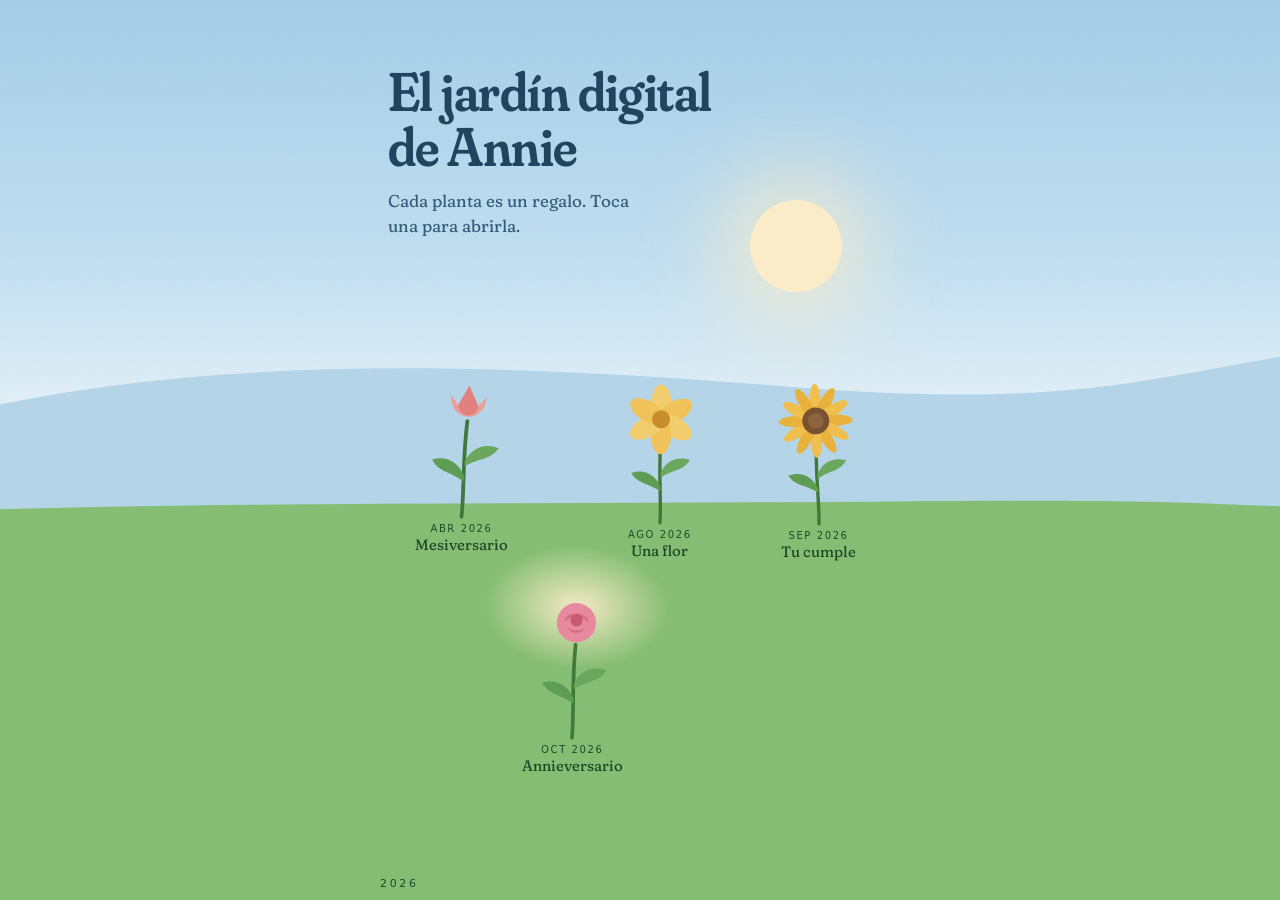
<file: index.html>
<!doctype html>
<html lang="es">
<head>
<meta charset="utf-8">
<meta name="viewport" content="width=device-width, initial-scale=1, viewport-fit=cover">
<title>El jardín digital de Annie</title>

<!-- El preview del enlace habla del jardín, nunca de un regalo concreto:
     cada regalo nuevo se manda con su propio enlace y su sorpresa intacta. -->
<meta name="description" content="Todos tus regalos, en un solo lugar.">
<meta property="og:type" content="website">
<meta property="og:title" content="El jardín digital de Annie">
<meta property="og:description" content="Todos tus regalos, en un solo lugar.">
<meta property="og:url" content="https://juandi9585.github.io/annie/">
<meta name="theme-color" content="#a6cfe9">

<link rel="icon" href="assets/icon.svg" type="image/svg+xml">
<link rel="preload" href="assets/fonts/fraunces-display.woff2" as="font" type="font/woff2" crossorigin>
<link rel="preload" href="assets/fonts/fraunces-texto.woff2" as="font" type="font/woff2" crossorigin>
<link rel="stylesheet" href="jardin.css">
</head>
<body>

<main class="pagina">

  <header class="cabecera">
    <h1>El jardín digital de Annie</h1>
    <p>Cada planta es un regalo. Toca una para abrirla.</p>
  </header>

  <div class="sol" aria-hidden="true"></div>

  <!-- Aquí crece el jardín: lo dibuja jardin.js a partir de la lista de
       abajo, una franja de césped por año, el más nuevo delante. -->
  <div class="loma" id="loma"></div>

</main>

<!-- La polaroid que sube al tocar una planta. -->
<dialog class="polaroid" id="polaroid" aria-labelledby="polaroidNombre">
  <form method="dialog" class="polaroid__cerrar">
    <button type="submit" aria-label="Volver al jardín"></button>
  </form>
  <img class="polaroid__foto" id="polaroidFoto" alt="" hidden>
  <p class="polaroid__fecha" id="polaroidFecha"></p>
  <h2 class="polaroid__nombre" id="polaroidNombre"></h2>
  <p class="polaroid__frase" id="polaroidFrase" hidden></p>
  <a class="polaroid__abrir" id="polaroidAbrir" href="#">Abrir el regalo</a>
</dialog>

<!-- ════════════════════════════════════════════════════════════════════════
     LOS REGALOS.  Lo único que hay que tocar para sembrar uno nuevo.

     Copia una de las entradas, pon una coma entre entradas, y rellena:

       fecha     "AAAA-MM-DD". Decide en qué año (franja) crece y su orden.
       nombre    Lo que se lee bajo la planta y en la polaroid.
       enlace    Adónde lleva "Abrir el regalo". Una carpeta de este sitio
                 ("aniversario/") o una web de fuera ("https://...").
       recuerdo  (sólo si el enlace es de fuera) la carpeta de este sitio con
                 la copia que no depende de nadie. El jardín la ofrece si la
                 web de fuera algún día deja de existir.
       especie   tulipan · flor · girasol · lavanda · margarita · rosa ·
                 campanilla. Cuál le toca a cada regalo lo eliges tú.
       foto      (opcional) la foto de la polaroid, relativa a esta carpeta.
       frase     (opcional) una línea bajo el nombre, en la polaroid.

     La planta más nueva brilla sola: no hay que marcarla. La posición de
     cada planta sale de su fecha y su nombre, así que no cambia entre
     visitas ni al añadir otras.
     ════════════════════════════════════════════════════════════════════ -->
<script type="application/json" id="regalos">
[
  {
    "fecha": "2026-04-18",
    "nombre": "Mesiversario",
    "enlace": "mesiversario/",
    "especie": "tulipan",
    "foto": "assets/portada/mesiversario.webp",
    "frase": "¿Quieres saber cuánto te amo?"
  },
  {
    "fecha": "2026-08-18",
    "nombre": "Una flor",
    "enlace": "flor/",
    "especie": "flor",
    "foto": "assets/fotos/03-ramo.webp",
    "frase": "¡Felices 10 meses, Annie!"
  },
  {
    "fecha": "2026-09-22",
    "nombre": "Tu cumple",
    "enlace": "cumple/recuerdo/",
    "especie": "girasol",
    "foto": "assets/portada/cumple.webp",
    "frase": "¡Feliz cumpleaños, Annie!"
  },
  {
    "fecha": "2026-10-18",
    "nombre": "Annieversario",
    "enlace": "annieversario/",
    "especie": "rosa",
    "foto": "assets/portada/annieversario.webp",
    "frase": "Together in every universe"
  }
]
</script>
<!-- ═══════════════════════════ fin de los regalos ═══════════════════════ -->

<div class="grano" aria-hidden="true"></div>

<script src="jardin.js"></script>
</body>
</html>
</file>
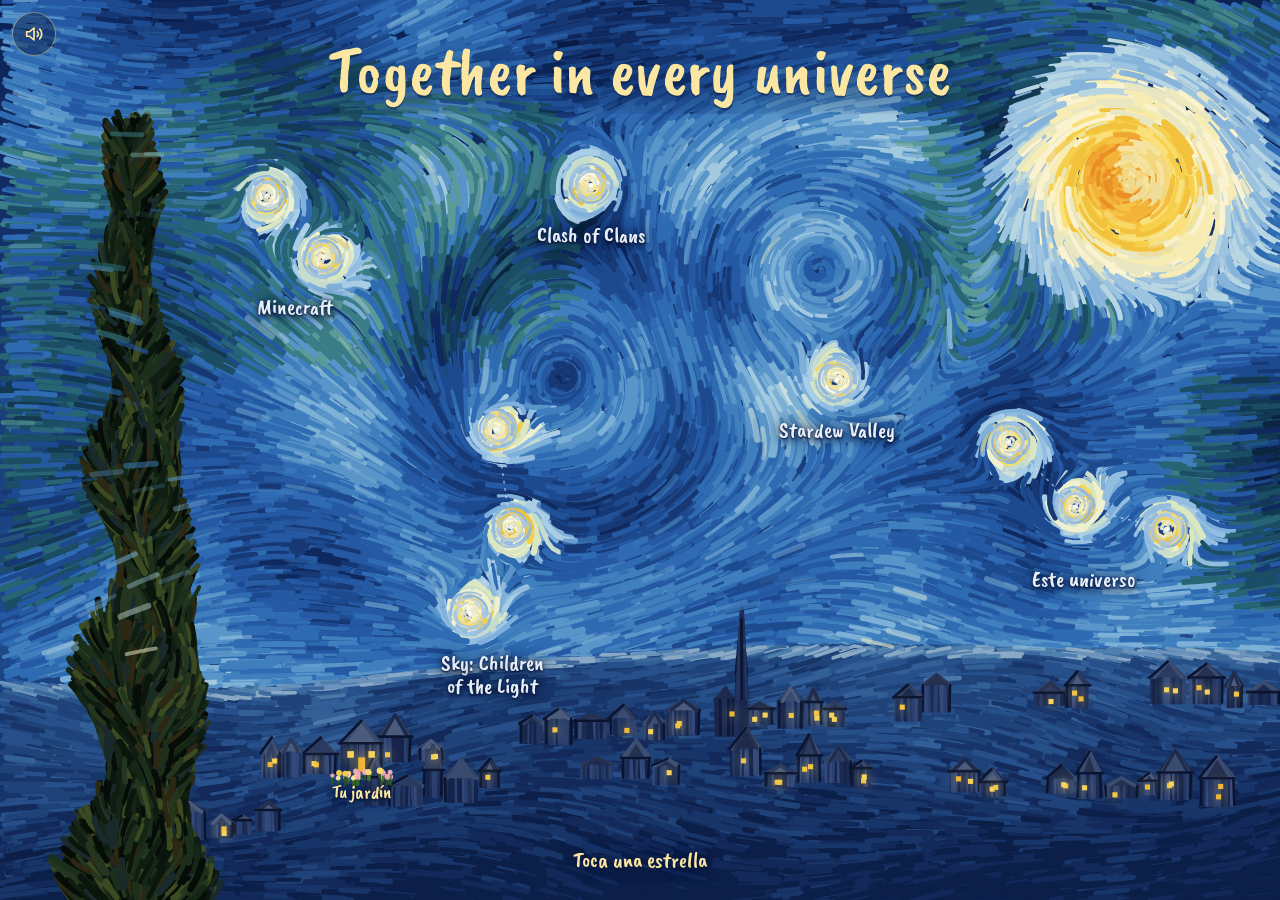
<file: annieversario/index.html>
<!doctype html>
<html lang="es">
<head>
<meta charset="utf-8">
<meta name="viewport" content="width=device-width, initial-scale=1, viewport-fit=cover">
<title>Together in every universe</title>

<!-- El preview del enlace (WhatsApp, el QR) no cuenta nada del regalo. -->
<meta name="description" content="Para Annie.">
<meta property="og:type" content="website">
<meta property="og:title" content="Together in every universe">
<meta property="og:description" content="Para Annie.">
<meta property="og:url" content="https://juandi9585.github.io/annie/annieversario/">
<meta name="theme-color" content="#0c1f4d">

<link rel="icon" href="../assets/icon.svg" type="image/svg+xml">
<link rel="preload" href="fonts/caveat-brush.woff2" as="font" type="font/woff2" crossorigin>
<link rel="stylesheet" href="../assets/puerta.css">
<!-- ?v=: súbelo al cambiar estilo.css, sonido.js o app.js, para que ningún
     teléfono mezcle archivos nuevos con otros viejos de su caché. -->
<link rel="stylesheet" href="estilo.css?v=7">
</head>
<body>

<!-- El cuadro: lo pinta app.js, pincelada a pincelada. -->
<canvas class="cuadro" id="cuadro" aria-hidden="true"></canvas>

<main class="cielo" id="cielo">
  <h1 class="titulo" id="titulo">Together in every universe</h1>

  <!-- Las constelaciones: una estrella por foto, una constelación por universo. -->
  <svg class="trazos" id="trazos" aria-hidden="true"></svg>
  <div class="estrellas" id="estrellas"></div>

  <button class="luna" id="luna" type="button" aria-label="La luna" aria-disabled="true"></button>

  <!-- La casa del pueblo con flores en la puerta: la vuelta al jardín. -->
  <a class="jardin" id="jardin" href="../"><span>Tu jardín</span></a>

  <p class="pista" id="pista" aria-live="polite">Toca una estrella</p>
</main>

<!-- Un universo abierto. Su aspecto cambia según el juego (data-universo). -->
<div class="universo" id="universo" role="dialog" aria-modal="true" aria-labelledby="universoNombre" hidden>
  <div class="universo__fondo" aria-hidden="true"></div>
  <div class="universo__marco">
    <p class="universo__nombre" id="universoNombre"></p>
    <div class="universo__ventana" id="universoVentana">
      <img class="universo__foto" id="universoFoto" alt="">
    </div>
    <div class="universo__pie">
      <button class="universo__paso" id="universoAntes" type="button" aria-label="Foto anterior"><span aria-hidden="true"></span></button>
      <p class="universo__cuenta" id="universoCuenta"></p>
      <button class="universo__paso universo__paso--sig" id="universoDespues" type="button" aria-label="Foto siguiente"><span aria-hidden="true"></span></button>
    </div>
    <button class="universo__salir" id="universoSalir" type="button"><span>Volver al cielo</span></button>
  </div>
</div>

<!-- El cierre: el cielo se abre y estáis dentro del cuadro. -->
<section class="final" id="final" hidden aria-labelledby="finalTitulo">
  <img class="final__foto" id="finalFoto" alt="Los dos, dentro de La noche estrellada">
  <div class="final__texto">
    <h2 class="final__titulo" id="finalTitulo">Feliz Annieversario</h2>
    <div class="final__fin">
      <button class="final__volver" id="finalVolver" type="button">Volver a las estrellas</button>
      <a class="puerta" href="../">
        <span class="puerta__brote" aria-hidden="true"><svg viewBox="0 0 40 40"><path d="M20 38V22"/><path class="puerta__hoja" d="M20 30c-6-1-9-4-10-8 5 0 9 2 10 6z"/><path class="puerta__flor" d="M13 12c0 9 14 9 14 0l-3 4-4-8-4 8z"/></svg></span>
        <span class="puerta__texto"><strong>Ver todo tu jardín</strong><span>Todos tus regalos, en un solo lugar</span></span>
        <span class="puerta__flecha" aria-hidden="true"></span>
      </a>
    </div>
  </div>
</section>

<!-- El sonido: suena con el primer toque; este botón lo silencia. -->
<button class="sonido" id="sonido" type="button" aria-pressed="true" aria-label="Silenciar el sonido">
  <svg viewBox="0 0 24 24" aria-hidden="true"><path d="M4 9.5h3.2L12 5.5v13l-4.8-4H4z"/><path class="sonido__ondas" d="M15.5 9.2a4 4 0 0 1 0 5.6M18.2 6.6a7.6 7.6 0 0 1 0 10.8"/><path class="sonido__tachado" d="M16 9.5l5 5M21 9.5l-5 5"/></svg>
</button>

<!-- Telón de las transiciones entre universos (bloques, nubes, fundido). -->
<div class="telon" id="telon" aria-hidden="true"></div>

<!-- ════════════════════════════════════════════════════════════════════════
     LOS UNIVERSOS.  Lo único que hay que tocar.

     Cada universo es una constelación; cada foto, una estrella.
       id       minecraft · clash · stardew · sky · juntos
                (decide el aspecto al abrirlo; uno desconocido se queda en
                La noche estrellada, como sky y juntos)
       nombre   lo que se lee junto a la constelación y al abrirla
       fotos    archivos de fotos/, en el orden en que se ven

     cierre     la foto del final, la que aparece al tocar la luna.

     Para fotos nuevas: déjalas en code/annie/aniversario/imagenes/ y corre
     python tools/fotos-annieversario.py  (dice el nombre de cada salida).
     ════════════════════════════════════════════════════════════════════ -->
<script type="application/json" id="universos">
{
  "universos": [
    { "id": "minecraft", "nombre": "Minecraft",      "fotos": ["minecraft-1.webp", "minecraft-2.webp"] },
    { "id": "clash",     "nombre": "Clash of Clans", "fotos": ["clash-1.webp"] },
    { "id": "stardew",   "nombre": "Stardew Valley", "fotos": ["stardew-1.webp"] },
    { "id": "sky",       "nombre": "Sky: Children of the Light", "fotos": ["sky-1.webp", "sky-3.webp", "sky-4.webp"] },
    { "id": "juntos",    "nombre": "Este universo",  "fotos": ["juntos-1.webp", "juntos-2.webp", "juntos-3.webp"] }
  ],
  "cierre": "sky-2.webp"
}
</script>
<!-- ═══════════════════════════ fin de los universos ════════════════════ -->

<script src="sonido.js?v=7"></script>
<script src="app.js?v=7"></script>
</body>
</html>
</file>
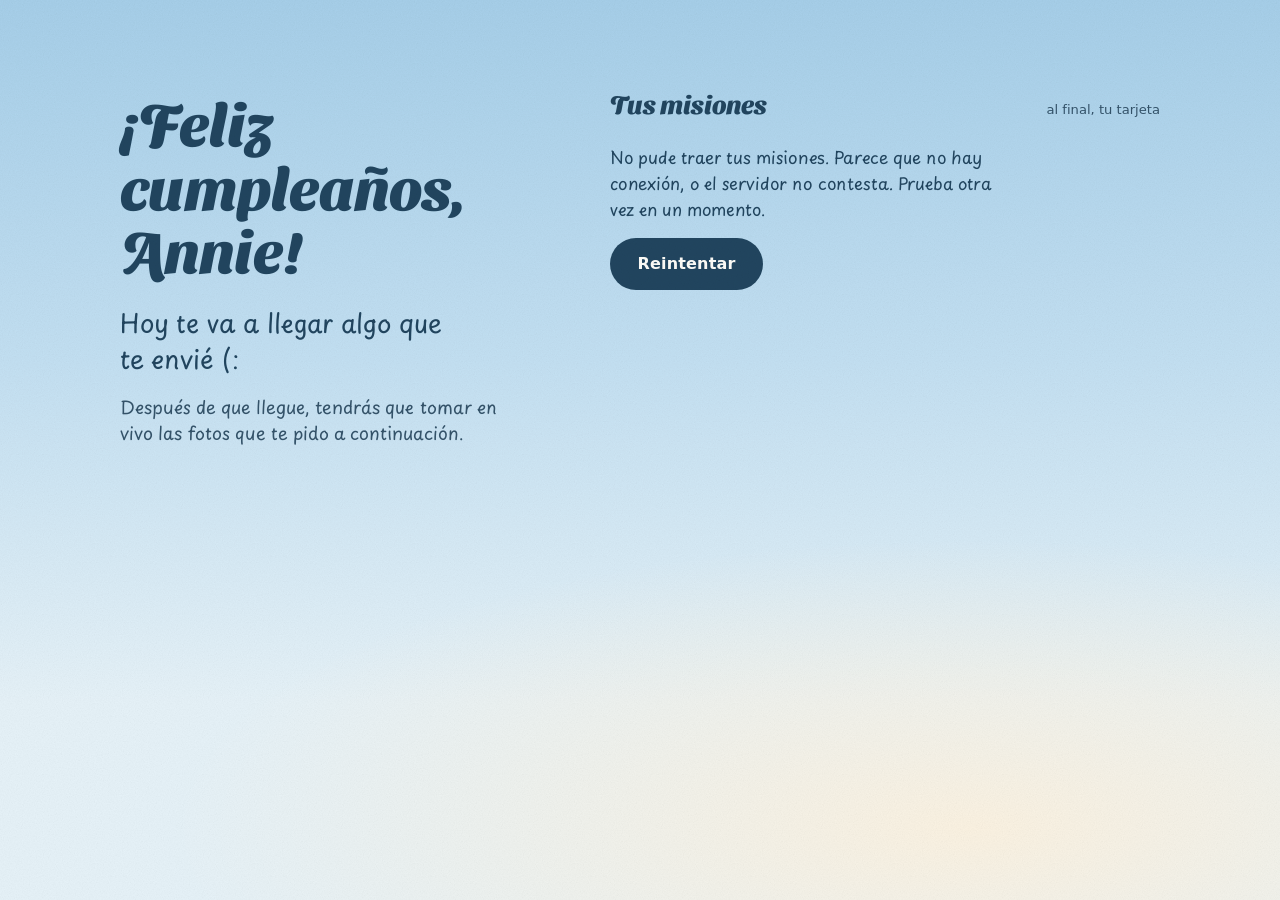
<file: cumple/index.html>
<!doctype html>
<html lang="es">
<head>
<meta charset="utf-8">
<meta name="viewport" content="width=device-width, initial-scale=1, viewport-fit=cover">
<title>Para Annie</title>

<!-- Como en la flor: el preview del enlace no cuenta nada. -->
<meta name="description" content="hoy es tu día.">
<meta property="og:type" content="website">
<meta property="og:title" content="Para Annie">
<meta property="og:description" content="hoy es tu día.">
<meta property="og:url" content="https://juandi9585.github.io/annie/cumple/">
<meta name="theme-color" content="#a6cfe9">

<link rel="icon" href="icon.svg" type="image/svg+xml">
<link rel="preload" href="fonts/sansita-swashed-800.woff2" as="font" type="font/woff2" crossorigin>
<link rel="preload" href="fonts/playpen-sans-400.woff2" as="font" type="font/woff2" crossorigin>
<!-- ?v= se sube en cada cambio de CSS o JS: Pages cachea 10 min y un app.js nuevo con un styles.css viejo se rompe. -->
<link rel="stylesheet" href="styles.css?v=10">
</head>
<body>

<div class="cielo" aria-hidden="true"></div>

<main class="portada" id="portada">

  <header class="saludo">

  <!-- ══════════════════════════════════════════════════════════════════════
       EL MENSAJE.  Es lo único de este archivo que hace falta tocar.

       · titulo     — el grito. Dos líneas como mucho.
       · carta      — el aviso, en tu voz y en grande. Una frase.
       · indicacion — lo que tiene que hacer, más pequeño. Una frase.
       · &nbsp;     — espacio que no se parte: el de antes de la carita
                      evita que la carita «(:» se quede sola en otra
                      línea. (Era «c:», pero en Playpen la c se leía
                      como una letra suelta, no como una sonrisa.)

       Las misiones NO van aquí: sus títulos e instrucciones vienen del
       backend, así que se cambian allí.
       ═══════════════════════════════════════════════════════════════════ -->

    <h1 class="titulo">¡Feliz cumpleaños, Annie!</h1>

    <p class="carta">Hoy te va a llegar algo que te envié&nbsp;(:</p>

    <p class="indicacion">Después de que llegue, tendrás que tomar en vivo las fotos que te pido a continuación.</p>

  <!-- ═══════════════════════════ fin del mensaje ══════════════════════ -->

  </header>

  <section class="misiones" aria-labelledby="misionesTitulo">
    <div class="misiones__cabecera">
      <h2 class="misiones__titulo" id="misionesTitulo">Tus misiones</h2>
      <!-- El contador lo escribe app.js; la promesa de debajo es tuya. -->
      <p class="misiones__meta">
        <span class="misiones__cuenta" id="cuenta"></span>
        <span class="misiones__promesa" id="promesa">al final, tu tarjeta</span>
        <button class="misiones__ver" id="verTarjeta" type="button" hidden>ver tu tarjeta</button>
      </p>
    </div>

    <div class="aviso" id="aviso" role="alert" hidden>
      <p class="aviso__texto" id="avisoTexto"></p>
      <button class="boton" id="avisoReintentar" type="button">Reintentar</button>
    </div>

    <!-- Lo rellena app.js con lo que devuelva el backend. -->
    <ol class="tablero" id="tablero" aria-busy="true"></ol>
  </section>

</main>


<!-- La cámara. Sólo getUserMedia: aquí no hay ningún <input type="file">, a
     propósito, para que no se pueda elegir una foto de la galería. -->
<section class="camara" id="camara" aria-label="Cámara" hidden>
  <div class="camara__arriba">
    <p class="camara__titulo" id="camTitulo"></p>
    <p class="camara__instruccion" id="camInstruccion"></p>
  </div>

  <!-- El visor es el hueco cuadrado de una polaroid, como todas las fotos de
       la página: lo que se ve aquí es exactamente lo que se manda. -->
  <div class="camara__centro">
    <div class="camara__marco">
      <div class="camara__visor">
        <video class="camara__video" id="video" playsinline muted autoplay></video>
        <img class="camara__captura" id="captura" alt="La foto que acabas de hacer" hidden>
        <!-- Guía del medio corazón: sólo se dibuja encima, nunca sale en la foto. -->
        <div class="guia" id="guia" aria-hidden="true" hidden>
          <svg viewBox="-6 -6 112 184"><path d="M100 38 C 96 12, 62 0, 36 8 C 8 17, -2 55, 16 86 C 34 117, 76 142, 100 168"/></svg>
          <span class="guia__texto">tu mano aquí</span>
        </div>
        <div class="camara__flash" id="flash" aria-hidden="true"></div>
      </div>
    </div>
  </div>

  <div class="camara__abajo" id="controlesVivo">
    <button class="redondo" id="camVolver" type="button">
      <svg viewBox="0 0 24 24" aria-hidden="true"><path d="M15 5l-7 7 7 7"/></svg>
      <span class="visually-hidden">Volver</span>
    </button>
    <button class="disparador" id="disparar" type="button">
      <span class="visually-hidden">Hacer la foto</span>
    </button>
    <button class="redondo" id="voltear" type="button">
      <svg viewBox="0 0 24 24" aria-hidden="true"><path d="M4 12a8 8 0 0 1 13.7-5.6M20 12a8 8 0 0 1-13.7 5.6"/><path d="M18 3v3.6h-3.6M6 21v-3.6h3.6"/></svg>
      <span class="visually-hidden">Cambiar de cámara</span>
    </button>
  </div>

  <div class="camara__abajo camara__abajo--foto" id="controlesFoto" hidden>
    <button class="boton boton--claro" id="repetir" type="button">Repetir</button>
    <button class="boton boton--papel" id="enviar" type="button">Enviar</button>
  </div>

  <div class="camara__error" id="camError" role="alert" hidden>
    <p class="camara__error-titulo" id="camErrorTitulo"></p>
    <div class="camara__error-texto" id="camErrorTexto"></div>
    <div class="camara__error-acciones">
      <button class="boton" id="camReintentar" type="button">Reintentar</button>
      <button class="boton boton--suave" id="camErrorVolver" type="button">Volver</button>
    </div>
  </div>
</section>


<!-- La revisión y el resultado son la misma polaroid: primero se revela
     mientras el backend decide, luego lleva el comentario escrito al pie. -->
<section class="revelado" id="revelado" aria-label="Tu foto" tabindex="-1" hidden>
  <figure class="polaroid polaroid--grande" id="revPolaroid">
    <span class="polaroid__cinta" aria-hidden="true"></span>
    <div class="polaroid__hueco">
      <img id="revFoto" alt="La foto que acabas de mandar">
      <div class="polaroid__velo" id="revVelo" aria-hidden="true"></div>
    </div>
    <figcaption class="polaroid__pie">
      <span class="polaroid__titulo" id="revTitulo"></span>
      <span class="polaroid__comentario" id="revComentario" aria-live="polite"></span>
    </figcaption>
  </figure>
  <p class="revelado__linea" id="revLinea" role="status"></p>
  <div class="revelado__acciones" id="revAcciones" hidden>
    <button class="boton" id="revPrincipal" type="button"></button>
    <button class="boton boton--suave" id="revSecundario" type="button"></button>
  </div>
</section>


<!-- La tarjeta final. El título, el mensaje y la foto de los dos vienen del
     backend; las polaroids de alrededor son las que ella ha hecho hoy. -->
<section class="tarjeta" id="tarjeta" aria-labelledby="tarjetaTitulo" tabindex="-1" hidden>
  <h1 class="tarjeta__titulo" id="tarjetaTitulo"></h1>
  <div class="collage" id="collage">
    <span class="collage__sol" aria-hidden="true"></span>
    <figure class="polaroid polaroid--centro">
      <div class="polaroid__hueco"><img id="tarjetaFoto" alt="Juan y Annie juntos"></div>
    </figure>
  </div>
  <div class="tarjeta__mensaje" id="tarjetaMensaje"></div>

  <!-- El corazón partido: la mitad de ella (su misión del corazón) y la de
       Juan, que se juntan. Sólo aparece si el backend manda final.mitad. -->
  <figure class="corazon" id="corazon" aria-label="Un corazón entre los dos: tu mitad desde España y la de Juan desde Venezuela" hidden>
    <div class="polaroid corazon__mitad corazon__mitad--ella">
      <div class="polaroid__hueco"><img id="mitadElla" alt="Tu mitad del corazón"></div>
      <span class="corazon__lugar">España</span>
    </div>
    <div class="polaroid corazon__mitad corazon__mitad--juan">
      <div class="polaroid__hueco"><img id="mitadJuan" alt="La otra mitad, la de Juan"></div>
      <span class="corazon__lugar">Venezuela</span>
    </div>
  </figure>
  <button class="boton boton--miel" id="guardar" type="button">Guardar tarjeta</button>
  <button class="tarjeta__volver" id="verFotos" type="button">Ver mis fotos</button>
  <p class="tarjeta__nota" id="guardarNota" role="status"></p>
</section>

<!-- Plan B de «Guardar tarjeta» cuando el navegador no sabe compartir archivos. -->
<div class="guardado" id="guardado" role="dialog" aria-modal="true" aria-labelledby="guardadoTexto" hidden>
  <img class="guardado__img" id="guardadoImg" alt="Tu tarjeta de cumpleaños">
  <p class="guardado__texto" id="guardadoTexto">Mantén presionada la imagen para guardarla.</p>
  <button class="boton boton--papel" id="guardadoCerrar" type="button">Cerrar</button>
</div>

<!-- Sólo con ?prueba. Va fuera de la portada para estar también bajo la tarjeta. -->
<button class="reiniciar" id="reiniciar" type="button" hidden>reiniciar prueba</button>

<div class="grano" aria-hidden="true"></div>

<script src="app.js?v=10"></script>
</body>
</html>
</file>
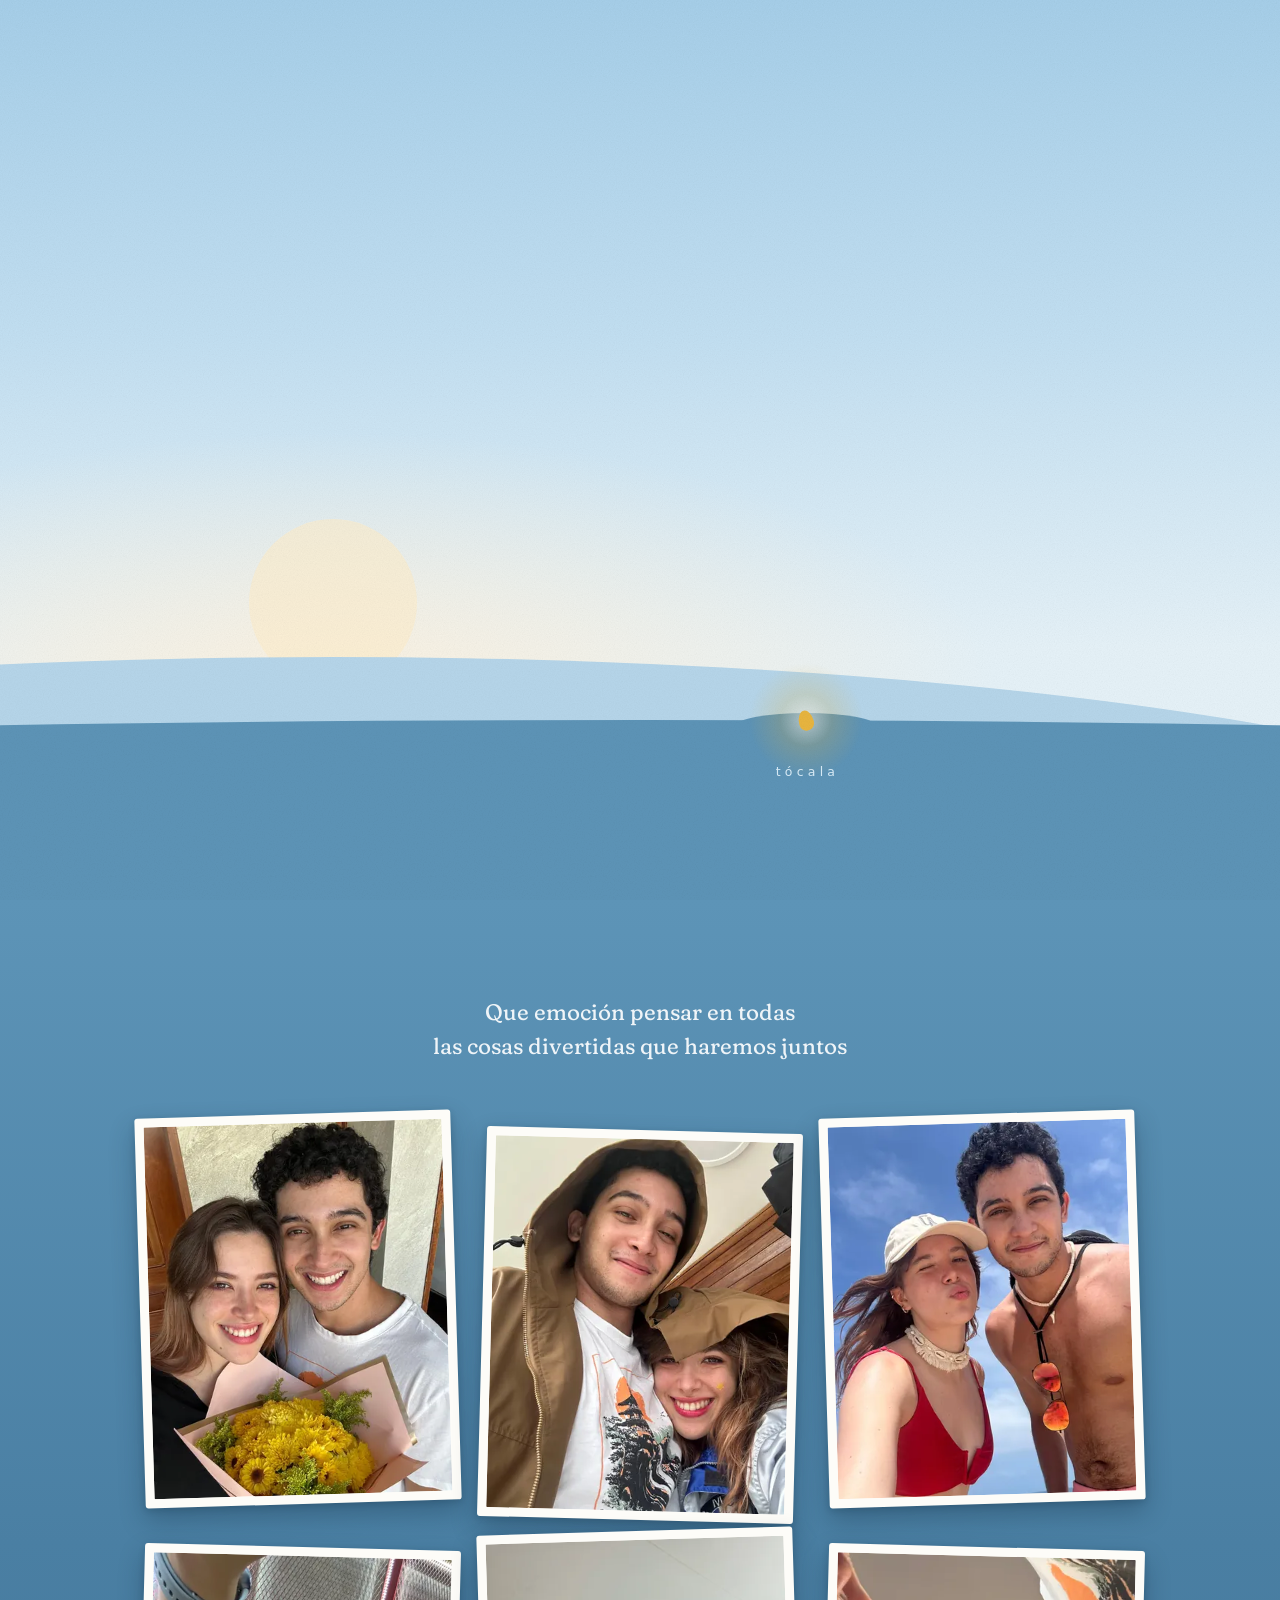
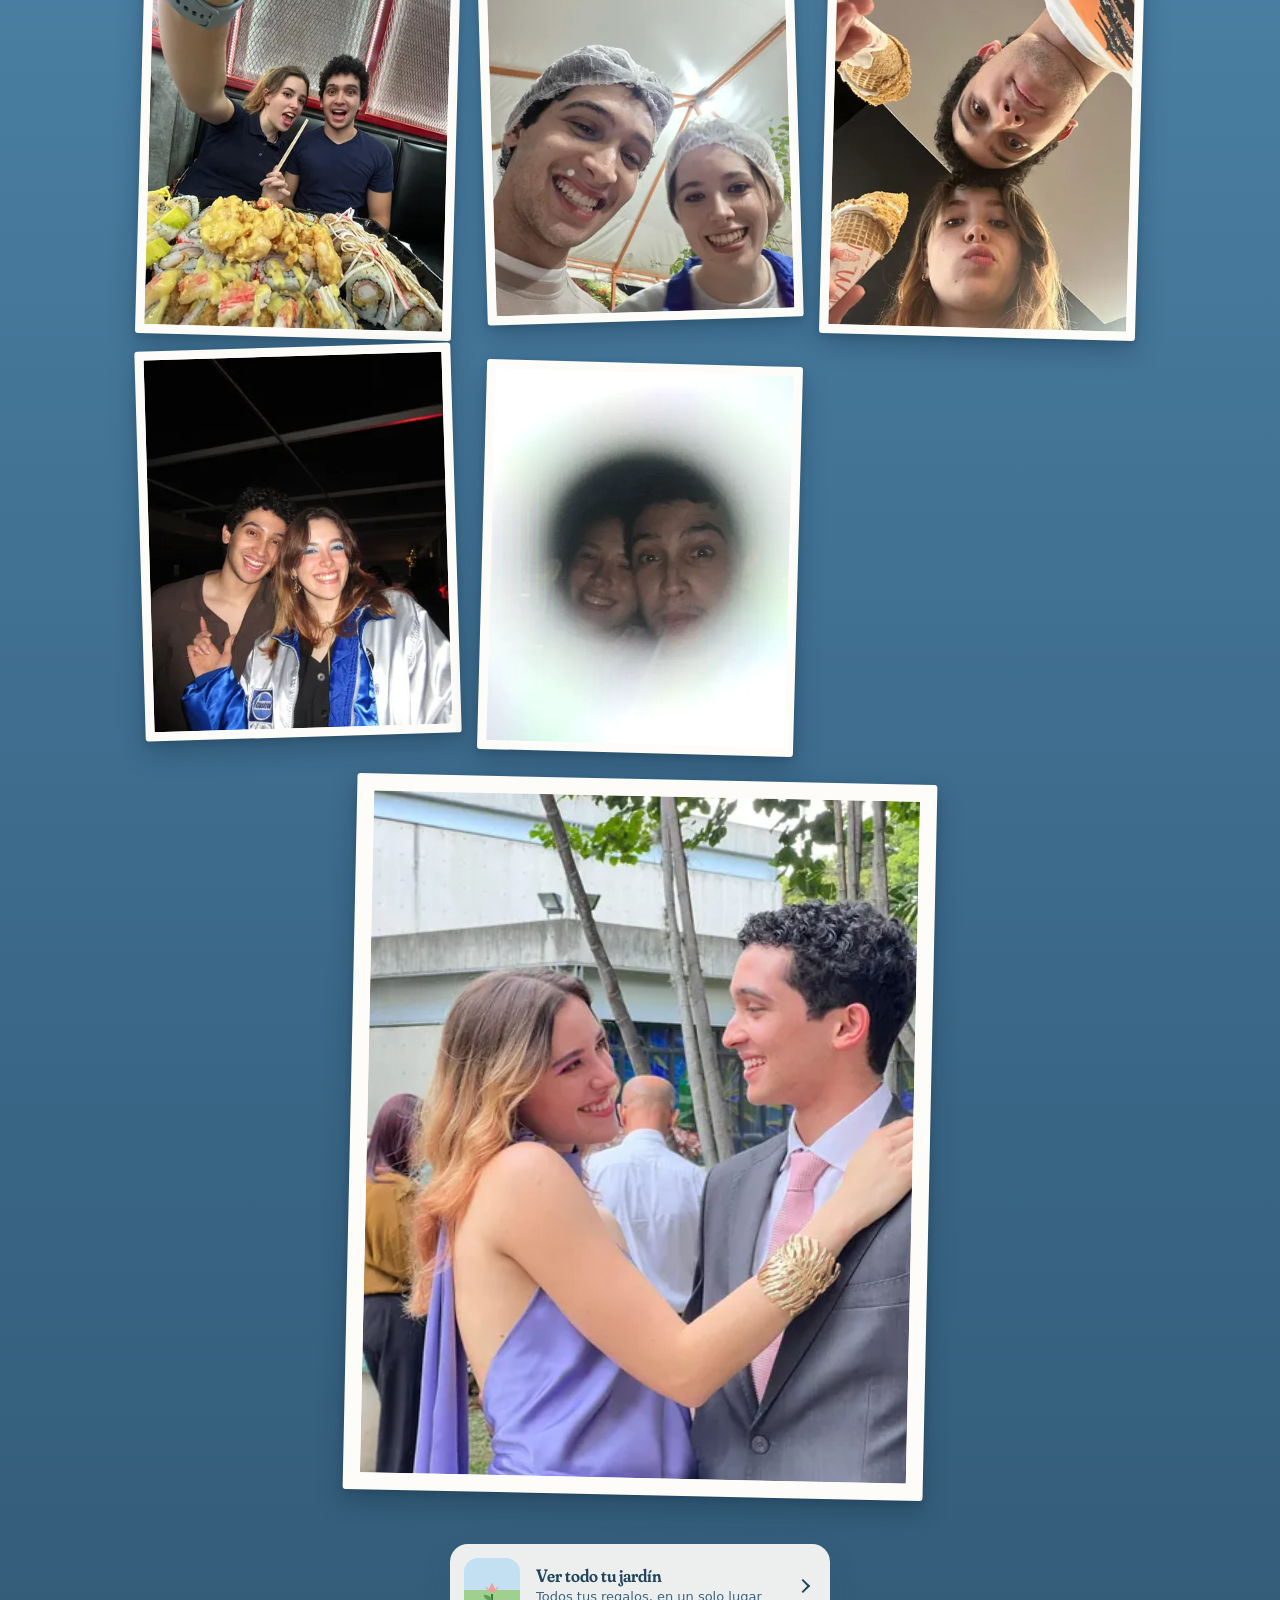
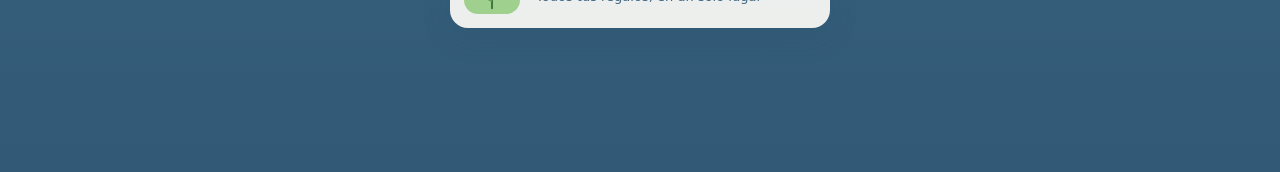
<file: flor/index.html>
<!doctype html>
<html lang="es">
<head>
<meta charset="utf-8">
<meta name="viewport" content="width=device-width, initial-scale=1, viewport-fit=cover">
<title>Para Annie</title>

<!-- El preview del enlace no revela nada a propósito: si WhatsApp mostrara el
     mensaje o las fotos en el chat, abrir la página ya no descubriría nada. -->
<meta name="description" content="tócala.">
<meta property="og:type" content="website">
<meta property="og:title" content="Para Annie">
<meta property="og:description" content="tócala.">
<meta property="og:image" content="https://juandi9585.github.io/annie/assets/preview.jpg">
<meta property="og:image:type" content="image/jpeg">
<meta property="og:image:width" content="1200">
<meta property="og:image:height" content="630">
<meta property="og:url" content="https://juandi9585.github.io/annie/flor/">
<meta name="twitter:card" content="summary_large_image">
<meta name="theme-color" content="#a6cfe9">

<link rel="icon" href="../assets/icon.svg" type="image/svg+xml">
<!-- La tipografía es del propio dominio: precargarla evita que el mensaje
     aparezca un instante con la serif del sistema y salte al asentarse. -->
<link rel="preload" href="../assets/fonts/fraunces-display.woff2" as="font" type="font/woff2" crossorigin>
<link rel="preload" href="../assets/fonts/fraunces-texto.woff2" as="font" type="font/woff2" crossorigin>
<link rel="stylesheet" href="styles.css">
<link rel="stylesheet" href="../assets/puerta.css">
</head>
<body>

<main class="escena" id="escena">

  <!-- Cielo, sol, lomas y tierra: decoración pura, sin nada que leer ni tocar.
       El sol va antes que la loma lejana porque tiene que quedar detrás. -->
  <div class="sol" aria-hidden="true"></div>
  <div class="loma loma--lejos" aria-hidden="true"></div>

  <!-- La flor vive por debajo de la tierra en el orden de pintado: su base
       queda oculta tras la loma cercana, así el tallo sale del suelo en vez
       de estar apoyado encima. -->
  <div class="flor" id="flor" aria-hidden="true"></div>

  <div class="loma loma--cerca" aria-hidden="true"></div>
  <div class="monticulo" id="monticulo" aria-hidden="true"></div>

  <!-- La luz del suelo. Va suelta y no dentro del botón porque tiene que
       seguir ahí cuando la semilla ya se ha hundido: a partir de la primera
       foto, lo que se carga a cada toque es la tierra. -->
  <div class="brillo" aria-hidden="true"></div>

  <button class="semilla" id="semilla" type="button">
    <span class="semilla__cuerpo" aria-hidden="true"></span>
    <span class="visually-hidden">Tocar la semilla</span>
  </button>

  <!-- Toma el relevo cuando la semilla se hunde: a partir de ahí vale tocar
       en cualquier parte de la pantalla. -->
  <button class="toque" id="toque" type="button" hidden>
    <span class="visually-hidden" id="toqueTexto">Tocar otra vez</span>
  </button>

  <p class="pista" id="pista" aria-hidden="true">tócala</p>

  <!-- ══════════════════════════════════════════════════════════════════════
       LAS FOTOS QUE DISPARA LA SEMILLA.

       Una por fase: salen de la tierra cada tres toques, en este orden. La
       anterior se va cuando llega la siguiente, así que siempre hay una sola
       en el cielo.

       Para cambiarlas: pon otro archivo en data-foto. Si añades o quitas
       <div class="recuerdo">, app.js se adapta solo — pero recuerda que el
       número de fases (y por tanto de toques) sale de cuántos haya aquí.
       ═══════════════════════════════════════════════════════════════════ -->

  <div class="recuerdos" id="recuerdos" aria-hidden="true">
    <div class="recuerdo" data-foto="../assets/fotos/01-abrazo.webp"></div>
    <div class="recuerdo" data-foto="../assets/fotos/02-playa.webp"></div>
    <div class="recuerdo" data-foto="../assets/fotos/03-ramo.webp"></div>
  </div>

  <!-- ══════════════════════════════════════════════════════════════════════
       EL MENSAJE.  Es lo único de este archivo que hace falta tocar.

       · titulo — corto. Es un grito, no una frase. Dos líneas como mucho.
       · carta  — aquí caben dos o tres frases sin que se rompa nada: la flor
                  se encoge sola para dejarles sitio (lo hace ajustarFlor()
                  en app.js). Si te alargas mucho más, la flor toca su tamaño
                  mínimo y el texto empieza a acercársele: esa es la señal de
                  que el resto va en el jardín, no aquí.
       · &nbsp; — espacio que no se parte. "10&nbsp;meses" evita que el 10 se
                  quede solo al final de una línea. Úsalo donde te moleste el
                  corte.
       · Puedes añadir más párrafos <p class="carta">: entran escalonados,
         uno detrás de otro, sin tocar CSS ni JS.
       ═══════════════════════════════════════════════════════════════════ -->

  <div class="mensaje" id="mensaje" role="status">

    <p class="titulo">¡Felices 10&nbsp;meses, Annie!</p>

    <p class="carta">Te adoro bebi, eres lo mejor que me ha pasado en la vida.</p>

  </div>

  <!-- ═══════════════════════════ fin del mensaje ══════════════════════ -->

  <!-- Aparece cuando el mensaje ya está puesto, y sólo entonces se desbloquea
       el scroll: hasta ese momento la página es una sola pantalla. -->
  <a class="bajar" id="bajar" href="#jardin" hidden>
    <span>hay más</span>
    <span class="bajar__flecha" aria-hidden="true"></span>
  </a>

</main>


<!-- ════════════════════════════════════════════════════════════════════════
     EL JARDÍN.  La segunda pantalla, bajo tierra: lo que hay debajo de la
     flor son los recuerdos que la alimentaron.

     Para cambiar las fotos: edita esta lista. Cada una necesita las dos
     versiones que genera tools/fotos.py — la -mini para la rejilla y la
     grande en data-grande, que sólo se descarga si Annie la toca.
     ════════════════════════════════════════════════════════════════════ -->

<!-- inert además de aria-hidden: aria-hidden no impide tabular hasta las
     fotos, e ir a parar con el teclado a una pantalla que todavía no
     existe sería un buen destrozo de la sorpresa. -->
<section class="jardin" id="jardin" aria-hidden="true" inert>

  <!-- Esta frase la escribí yo de relleno: cámbiala por la tuya. El <br>
       fuerza el corte de línea donde quieras. -->
  <p class="jardin__intro">Que emoción pensar en todas<br>las cosas divertidas que haremos juntos</p>

  <!-- El orden importa en dos sitios: la primera abre (el ramo amarillo, que
       rima con la flor de arriba) y la ÚLTIMA cierra — si son impares, la que
       queda sola se centra y sale más grande. Por eso ahí va una buena. -->
  <ul class="jardin__rejilla">
    <li><button class="copia" type="button" data-grande="../assets/fotos/03-ramo.webp">
      <img src="../assets/fotos/03-ramo-mini.webp" alt="Annie y yo con un ramo de flores amarillas" width="400" height="500" loading="lazy"></button></li>
    <li><button class="copia" type="button" data-grande="../assets/fotos/01-abrazo.webp">
      <img src="../assets/fotos/01-abrazo-mini.webp" alt="Annie y yo abrazados" width="400" height="500" loading="lazy"></button></li>
    <li><button class="copia" type="button" data-grande="../assets/fotos/02-playa.webp">
      <img src="../assets/fotos/02-playa-mini.webp" alt="Annie y yo en la playa" width="400" height="500" loading="lazy"></button></li>
    <li><button class="copia" type="button" data-grande="../assets/fotos/05-sushi.webp">
      <img src="../assets/fotos/05-sushi-mini.webp" alt="Annie y yo con una torre de sushi" width="400" height="500" loading="lazy"></button></li>
    <li><button class="copia" type="button" data-grande="../assets/fotos/06-gorros.webp">
      <img src="../assets/fotos/06-gorros-mini.webp" alt="Annie y yo con gorros de red" width="400" height="500" loading="lazy"></button></li>
    <li><button class="copia" type="button" data-grande="../assets/fotos/08-helados.webp">
      <img src="../assets/fotos/08-helados-mini.webp" alt="Annie y yo con helados" width="400" height="500" loading="lazy"></button></li>
    <li><button class="copia" type="button" data-grande="../assets/fotos/07-noche.webp">
      <img src="../assets/fotos/07-noche-mini.webp" alt="Annie y yo de noche" width="400" height="500" loading="lazy"></button></li>
    <li><button class="copia" type="button" data-grande="../assets/fotos/09-juntos.webp">
      <img src="../assets/fotos/09-juntos-mini.webp" alt="Annie y yo juntos" width="400" height="500" loading="lazy"></button></li>
    <li><button class="copia" type="button" data-grande="../assets/fotos/04-vestido.webp">
      <img src="../assets/fotos/04-vestido-mini.webp" alt="Annie y yo abrazados, ella de vestido lila" width="400" height="500" loading="lazy"></button></li>
  </ul>

  <!-- La puerta al jardín digital: el cierre común de todos los regalos. -->
  <a class="puerta" href="../">
    <span class="puerta__brote" aria-hidden="true"><svg viewBox="0 0 40 40"><path d="M20 38V22"/><path class="puerta__hoja" d="M20 30c-6-1-9-4-10-8 5 0 9 2 10 6z"/><path class="puerta__flor" d="M13 12c0 9 14 9 14 0l-3 4-4-8-4 8z"/></svg></span>
    <span class="puerta__texto"><strong>Ver todo tu jardín</strong><span>Todos tus regalos, en un solo lugar</span></span>
    <span class="puerta__flecha" aria-hidden="true"></span>
  </a>

</section>

<!-- ═══════════════════════════ fin del jardín ═══════════════════════════ -->


<!-- La foto a pantalla completa. Vacío hasta que Annie toca una copia. -->
<div class="lupa" id="lupa" hidden>
  <button class="lupa__cerrar" id="lupaCerrar" type="button">
    <span class="visually-hidden">Cerrar la foto</span>
  </button>
  <img class="lupa__foto" id="lupaFoto" alt="">
</div>

<div class="grano" aria-hidden="true"></div>

<script src="../vendor/lottie.min.js"></script>
<script src="app.js"></script>
</body>
</html>
</file>
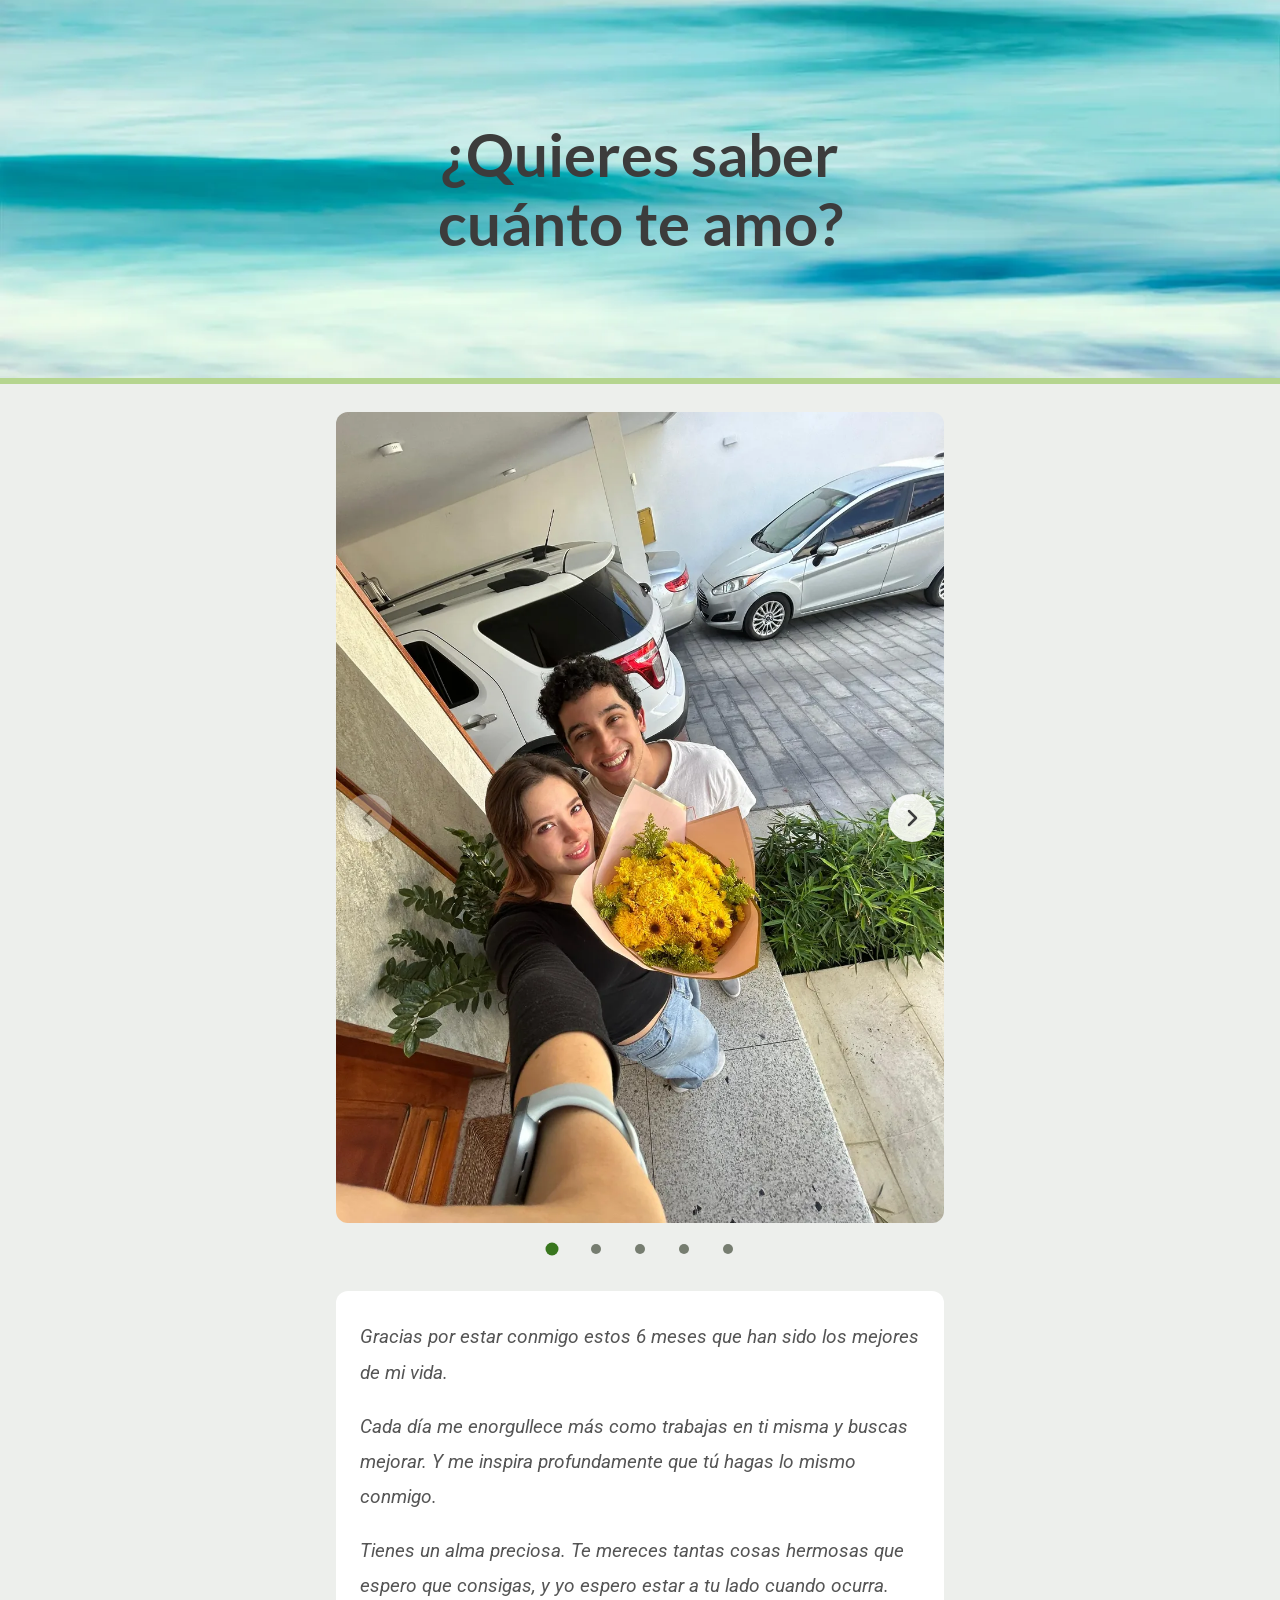
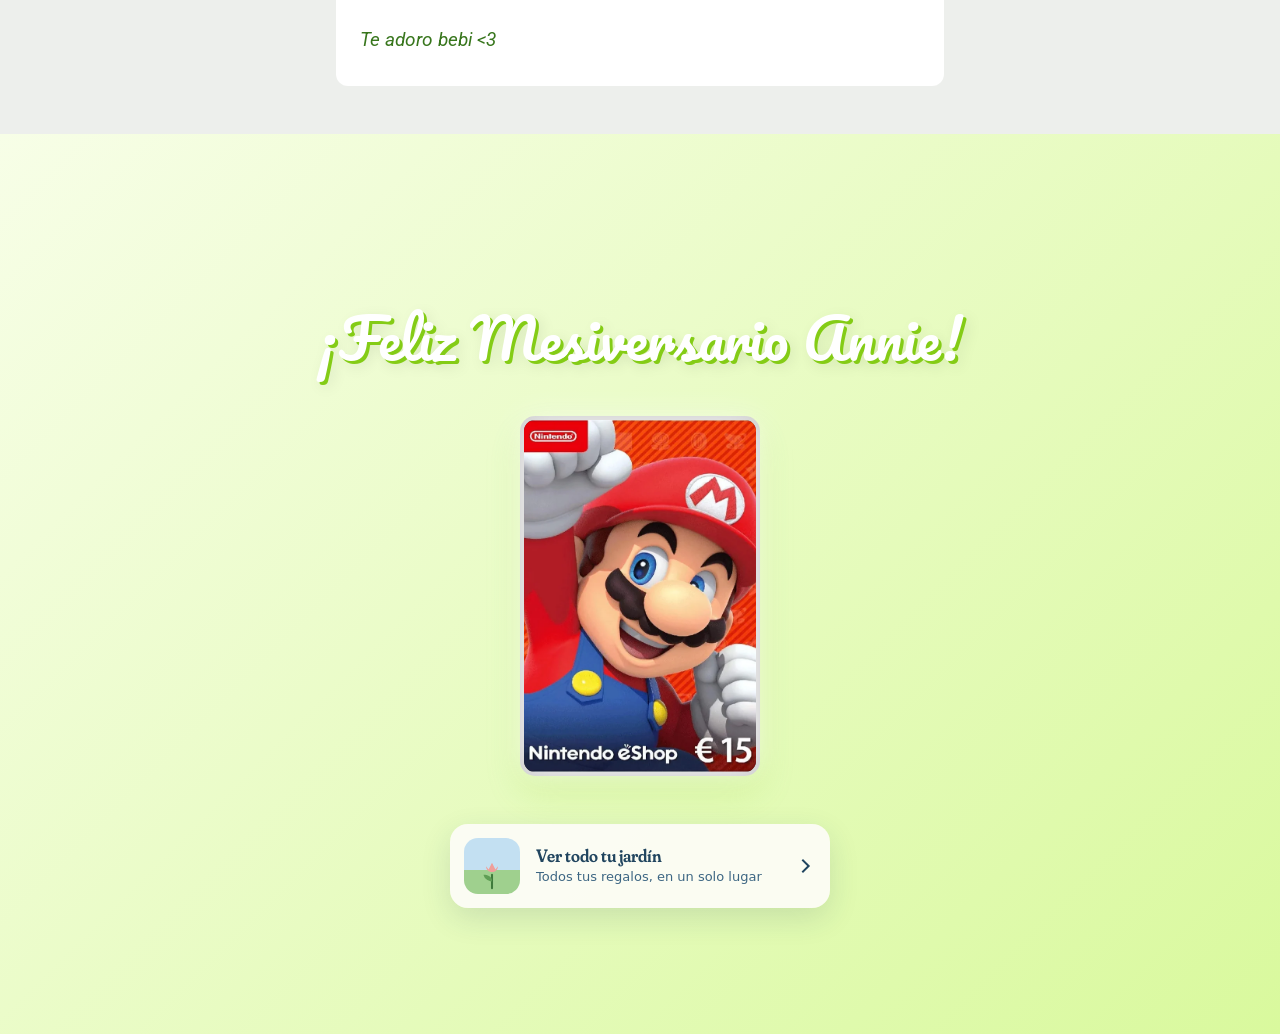
<file: mesiversario/index.html>
<!DOCTYPE html>
<html lang="es">
<head>
  <meta charset="utf-8">
  <meta name="viewport" content="width=device-width, initial-scale=1, viewport-fit=cover">
  <title>Para Annie</title>
  <meta property="og:title" content="Para Annie">
  <meta property="og:description" content="Un regalo, solo para ti.">
  <meta property="og:url" content="https://juandi9585.github.io/annie/mesiversario/">
  <meta property="og:type" content="website">
  <link rel="icon" href="../assets/icon.svg" type="image/svg+xml">
  <link rel="stylesheet" href="../assets/puerta.css">
  <link rel="stylesheet" href="styles.css">
</head>
<body>

  <!-- ===== PARTE 1 · El Site «Sorpresa Annie» ===== -->
  <header class="cabecera">
    <h1>¿Quieres saber cuánto te amo?</h1>
  </header>
  <div class="franja" aria-hidden="true"></div>

  <main class="site">
    <section class="carrusel" aria-roledescription="carrusel" aria-label="Nuestras fotos">
      <div class="carrusel__marco">
        <ul class="carrusel__pista" id="pista" tabindex="0" aria-label="Fotos, desliza hacia los lados">
          <li class="carrusel__foto"><img src="fotos/foto-1.webp" width="1050" height="1400" alt="Foto de los dos, 1 de 5"></li>
          <li class="carrusel__foto"><img src="fotos/foto-2.webp" width="1050" height="1400" alt="Foto de los dos, 2 de 5" loading="lazy"></li>
          <li class="carrusel__foto"><img src="fotos/foto-3.webp" width="1049" height="1400" alt="Foto de los dos, 3 de 5" loading="lazy"></li>
          <li class="carrusel__foto"><img src="fotos/foto-4.webp" width="1050" height="1400" alt="Foto de los dos, 4 de 5" loading="lazy"></li>
          <li class="carrusel__foto"><img src="fotos/foto-5.webp" width="1400" height="1050" alt="Foto de los dos, 5 de 5" loading="lazy"></li>
        </ul>
        <button type="button" class="carrusel__flecha carrusel__flecha--ant" id="ant" aria-label="Foto anterior"><svg viewBox="0 0 24 24" aria-hidden="true"><path d="M15 5l-7 7 7 7"/></svg></button>
        <button type="button" class="carrusel__flecha carrusel__flecha--sig" id="sig" aria-label="Foto siguiente"><svg viewBox="0 0 24 24" aria-hidden="true"><path d="M9 5l7 7-7 7"/></svg></button>
      </div>
      <div class="carrusel__puntos" id="puntos"></div>
    </section>

    <!-- TEXTO DEL SITE: un <p> por línea -->
    <section class="mensaje">
      <p>Gracias por estar conmigo estos 6 meses que han sido los mejores de mi vida.</p>
      <p>Cada día me enorgullece más como trabajas en ti misma y buscas mejorar. Y me inspira profundamente que tú hagas lo mismo conmigo.</p>
      <p>Tienes un alma preciosa. Te mereces tantas cosas hermosas que espero que consigas, y yo espero estar a tu lado cuando ocurra.</p>
      <p class="firma">Te adoro bebi &lt;3</p>
    </section>
  </main>

  <!-- ===== PARTE 2 · La eShop (Apps Script) ===== -->
  <section class="eshop" id="eshop">
    <div class="contenedor-logro" id="escena">
      <h2 class="titulo-cute">¡Feliz Mesiversario Annie!</h2>

      <button type="button" class="tarjeta-3d" id="miTarjeta" aria-label="Dar la vuelta a la tarjeta" aria-pressed="false">
        <span class="cara frontal">
          <img src="fotos/gift-card.webp" width="621" height="900" alt="">
        </span>
        <span class="cara trasera">
          <span class="trasera__titulo">TU CÓDIGO ESHOP</span>
          <span class="codigo-contenedor">••••-••••-••••-••••</span>
          <span class="trasera__gracias">¡Disfrútalo mucho!</span>
          <span class="instrucciones">Toca de nuevo para volver</span>
        </span>
      </button>
    </div>

    <!-- ===== PARTE 3 · La puerta al jardín ===== -->
    <a class="puerta" href="../">
      <span class="puerta__brote" aria-hidden="true"><svg viewBox="0 0 40 40"><path d="M20 38V22"/><path class="puerta__hoja" d="M20 30c-6-1-9-4-10-8 5 0 9 2 10 6z"/><path class="puerta__flor" d="M13 12c0 9 14 9 14 0l-3 4-4-8-4 8z"/></svg></span>
      <span class="puerta__texto"><strong>Ver todo tu jardín</strong><span>Todos tus regalos, en un solo lugar</span></span>
      <span class="puerta__flecha" aria-hidden="true"></span>
    </a>
  </section>

  <script src="app.js"></script>
</body>
</html>
</file>
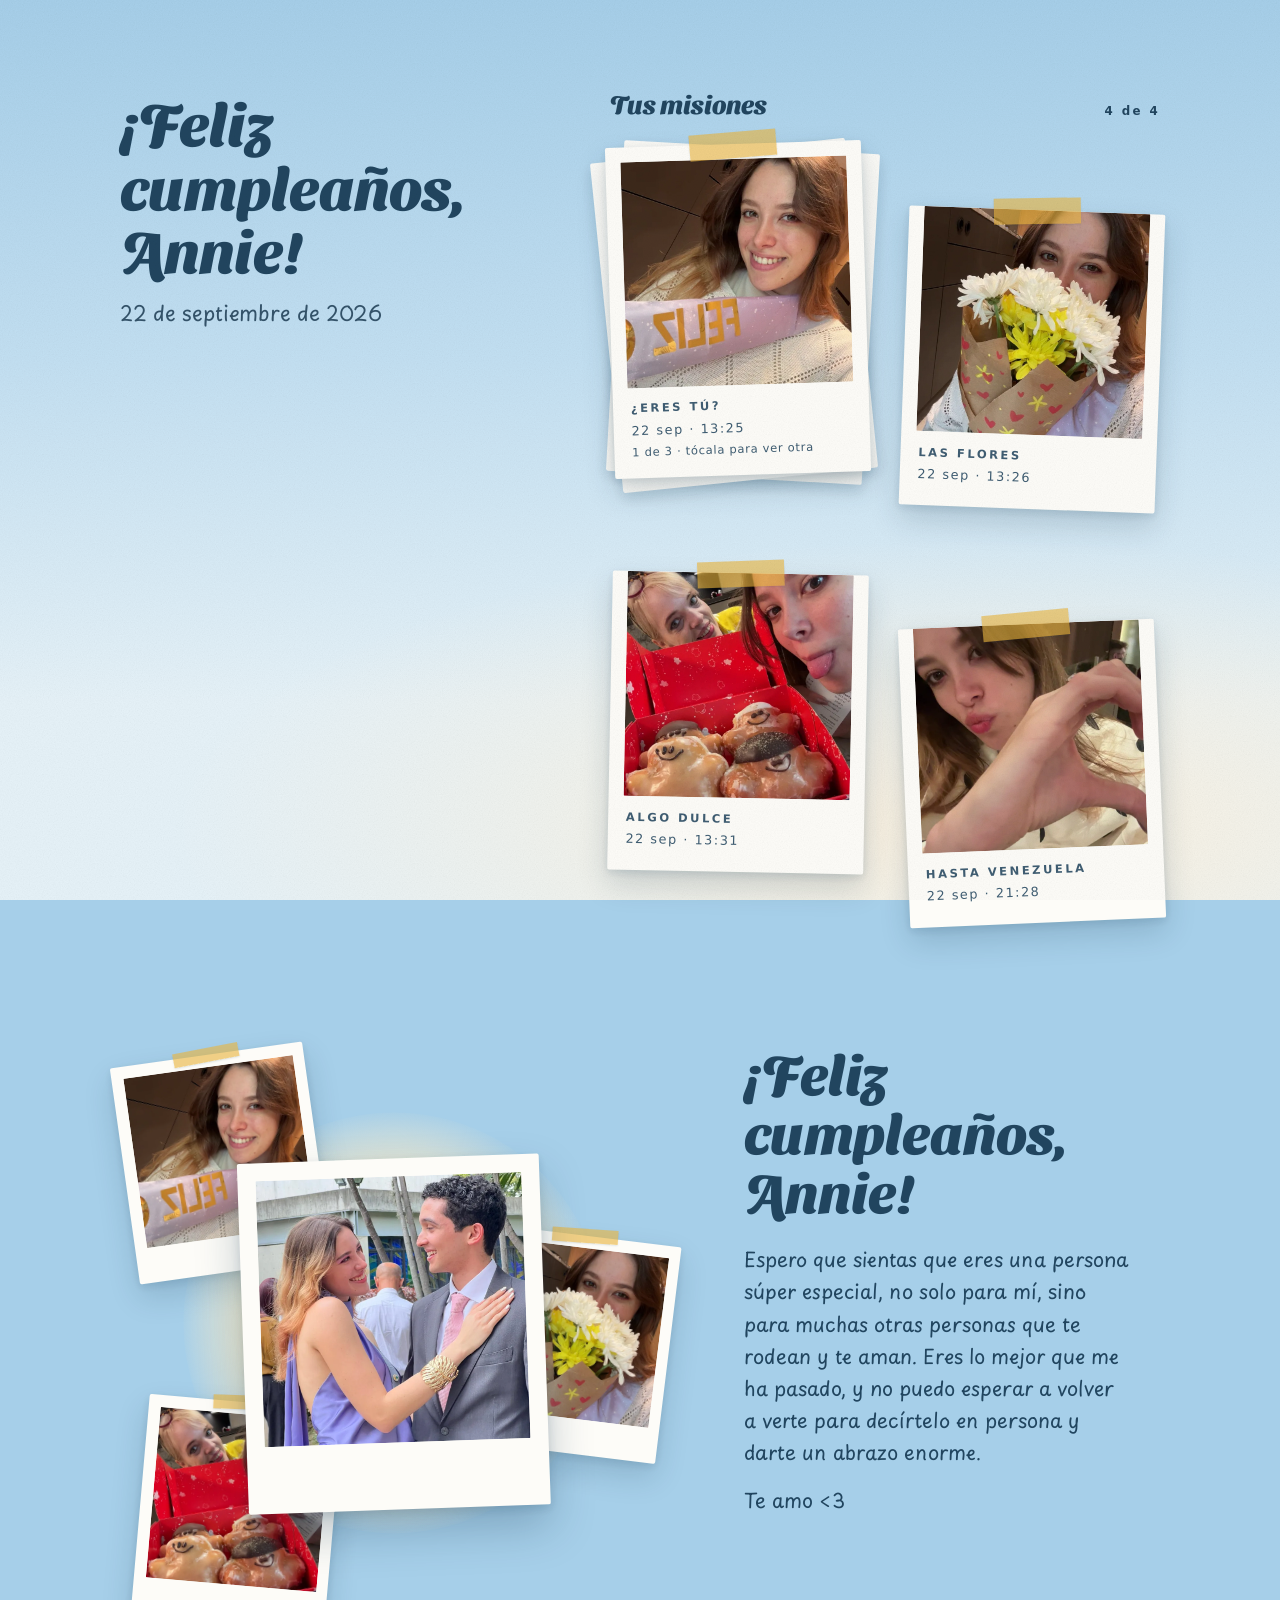
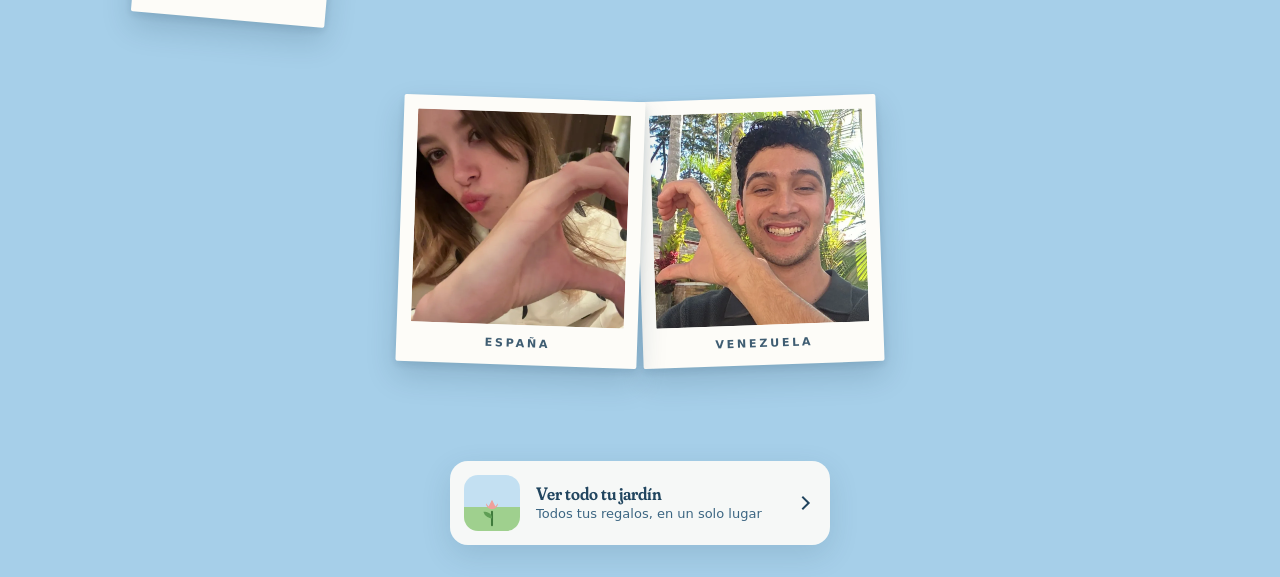
<file: cumple/recuerdo/index.html>
<!doctype html>
<html lang="es">
<head>
<meta charset="utf-8">
<meta name="viewport" content="width=device-width, initial-scale=1, viewport-fit=cover">
<title>Para Annie</title>

<!-- Como en el juego: el preview del enlace no cuenta nada. -->
<meta name="description" content="hoy es tu día.">
<meta property="og:type" content="website">
<meta property="og:title" content="Para Annie">
<meta property="og:description" content="hoy es tu día.">
<meta property="og:url" content="https://juandi9585.github.io/annie/cumple/recuerdo/">
<meta name="theme-color" content="#a6cfe9">

<link rel="icon" href="../icon.svg" type="image/svg+xml">
<link rel="preload" href="../fonts/sansita-swashed-800.woff2" as="font" type="font/woff2" crossorigin>
<link rel="preload" href="../fonts/playpen-sans-400.woff2" as="font" type="font/woff2" crossorigin>
<!-- El mundo del juego, tal cual (polaroids, cielo, tarjeta), y lo propio del recuerdo aparte. -->
<link rel="stylesheet" href="../styles.css?v=10">
<link rel="stylesheet" href="recuerdo.css">
<link rel="stylesheet" href="../../assets/puerta.css">
</head>
<body>

<div class="cielo" aria-hidden="true"></div>

<main>
<div class="portada">

  <header class="saludo">
    <h1 class="titulo">¡Feliz cumpleaños, Annie!</h1>
    <p class="fecha"><time datetime="2026-09-22">22 de septiembre de 2026</time></p>
  </header>

  <section class="misiones" aria-labelledby="misionesTitulo">
    <div class="misiones__cabecera">
      <h2 class="misiones__titulo" id="misionesTitulo">Tus misiones</h2>
      <p class="misiones__meta"><span class="misiones__cuenta">4 de 4</span></p>
    </div>

    <ol class="tablero">

      <li>
        <!-- «¿Eres tú?» la repitió: la aprobada va delante y las otras dos, detrás, como una pila. -->
        <div class="pila">
          <span class="pila__hoja pila__hoja--a" aria-hidden="true"></span>
          <span class="pila__hoja pila__hoja--b" aria-hidden="true"></span>
          <button class="polaroid polaroid--hecha pila__frente" id="pilaBoton" type="button">
            <span class="polaroid__cinta"></span>
            <span class="polaroid__hueco">
              <img src="fotos/tu-1.webp" width="720" height="720" alt="Tu foto: ¿Eres tú?" data-hora="22 sep · 13:25">
              <img src="fotos/tu-2.webp" width="720" height="720" alt="Tu foto: ¿Eres tú?, otro intento" data-hora="22 sep · 11:52" hidden>
              <img src="fotos/tu-3.webp" width="900" height="1200" alt="Tu foto: ¿Eres tú?, otro intento" data-hora="21 sep · 21:51" hidden>
            </span>
            <span class="polaroid__pie">
              <span class="polaroid__titulo">¿Eres tú?</span>
              <span class="polaroid__hora" id="pilaHora">22 sep · 13:25</span>
              <span class="polaroid__repetir" id="pilaCuenta">1 de 3 · tócala para ver otra</span>
            </span>
          </button>
        </div>
        <p class="visually-hidden" id="pilaAviso" role="status"></p>
      </li>

      <li>
        <figure class="polaroid polaroid--hecha polaroid--quieta">
          <span class="polaroid__cinta"></span>
          <div class="polaroid__hueco"><img src="fotos/flores.webp" width="720" height="720" alt="Tu foto: Las flores"></div>
          <figcaption class="polaroid__pie">
            <span class="polaroid__titulo">Las flores</span>
            <span class="polaroid__hora">22 sep · 13:26</span>
          </figcaption>
        </figure>
      </li>

      <li>
        <figure class="polaroid polaroid--hecha polaroid--quieta">
          <span class="polaroid__cinta"></span>
          <div class="polaroid__hueco"><img src="fotos/dulce.webp" width="720" height="720" alt="Tu foto: Algo dulce"></div>
          <figcaption class="polaroid__pie">
            <span class="polaroid__titulo">Algo dulce</span>
            <span class="polaroid__hora">22 sep · 13:31</span>
          </figcaption>
        </figure>
      </li>

      <li>
        <figure class="polaroid polaroid--hecha polaroid--quieta">
          <span class="polaroid__cinta"></span>
          <div class="polaroid__hueco"><img src="fotos/corazon.webp" width="720" height="720" alt="Tu foto: Hasta Venezuela"></div>
          <figcaption class="polaroid__pie">
            <span class="polaroid__titulo">Hasta Venezuela</span>
            <span class="polaroid__hora">22 sep · 21:28</span>
          </figcaption>
        </figure>
      </li>

    </ol>
  </section>
</div>

<!-- La tarjeta final, como la dejó el juego: la foto de los dos, las polaroids del día alrededor,
     el mensaje y el corazón entre España y Venezuela. -->
<section class="tarjeta tarjeta--par" aria-labelledby="tarjetaTitulo">
  <h2 class="tarjeta__titulo" id="tarjetaTitulo">¡Feliz cumpleaños, Annie!</h2>

  <div class="collage collage--tres">
    <span class="collage__sol" aria-hidden="true"></span>
    <figure class="polaroid polaroid--centro">
      <div class="polaroid__hueco"><img src="fotos/juntos.webp" width="900" height="1200" alt="Juan y Annie juntos"></div>
    </figure>
    <figure class="polaroid polaroid--mini">
      <span class="polaroid__cinta"></span>
      <div class="polaroid__hueco"><img src="fotos/tu-1.webp" width="720" height="720" alt="Tu foto: ¿Eres tú?"></div>
    </figure>
    <figure class="polaroid polaroid--mini">
      <span class="polaroid__cinta"></span>
      <div class="polaroid__hueco"><img src="fotos/flores.webp" width="720" height="720" alt="Tu foto: Las flores"></div>
    </figure>
    <figure class="polaroid polaroid--mini">
      <span class="polaroid__cinta"></span>
      <div class="polaroid__hueco"><img src="fotos/dulce.webp" width="720" height="720" alt="Tu foto: Algo dulce"></div>
    </figure>
  </div>

  <div class="tarjeta__mensaje">
    <p>Espero que sientas que eres una persona súper especial, no solo para mí, sino para muchas otras personas que te rodean y te aman. Eres lo mejor que me ha pasado, y no puedo esperar a volver a verte para decírtelo en persona y darte un abrazo enorme.</p>
    <p>Te amo &lt;3</p>
  </div>

  <figure class="corazon" aria-label="Un corazón entre los dos: tu mitad desde España y la de Juan desde Venezuela">
    <div class="polaroid corazon__mitad corazon__mitad--ella">
      <div class="polaroid__hueco"><img src="fotos/corazon.webp" width="720" height="720" alt="Tu mitad del corazón"></div>
      <span class="corazon__lugar">España</span>
    </div>
    <div class="polaroid corazon__mitad corazon__mitad--juan">
      <div class="polaroid__hueco"><img src="fotos/mitad-juan.webp" width="720" height="720" alt="La otra mitad, la de Juan"></div>
      <span class="corazon__lugar">Venezuela</span>
    </div>
  </figure>
</section>

<a class="puerta" href="../../">
  <span class="puerta__brote" aria-hidden="true"><svg viewBox="0 0 40 40"><path d="M20 38V22"/><path class="puerta__hoja" d="M20 30c-6-1-9-4-10-8 5 0 9 2 10 6z"/><path class="puerta__flor" d="M13 12c0 9 14 9 14 0l-3 4-4-8-4 8z"/></svg></span>
  <span class="puerta__texto"><strong>Ver todo tu jardín</strong><span>Todos tus regalos, en un solo lugar</span></span>
  <span class="puerta__flecha" aria-hidden="true"></span>
</a>
</main>

<div class="grano" aria-hidden="true"></div>

<script>
/* La pila de «¿Eres tú?»: cada toque trae la siguiente foto al frente. */
(function () {
  var boton = document.getElementById('pilaBoton');
  var fotos = boton.querySelectorAll('.polaroid__hueco img');
  var hora = document.getElementById('pilaHora');
  var cuenta = document.getElementById('pilaCuenta');
  var aviso = document.getElementById('pilaAviso');
  var i = 0;
  boton.addEventListener('click', function () {
    fotos[i].hidden = true;
    i = (i + 1) % fotos.length;
    fotos[i].hidden = false;
    fotos[i].classList.remove('llega');
    void fotos[i].offsetWidth;            // reinicia la animación
    fotos[i].classList.add('llega');
    hora.textContent = fotos[i].getAttribute('data-hora');
    cuenta.textContent = (i + 1) + ' de ' + fotos.length + ' · tócala para ver otra';
    aviso.textContent = 'Foto ' + (i + 1) + ' de ' + fotos.length + ', ' + hora.textContent;
  });
})();
</script>
</body>
</html>
</file>
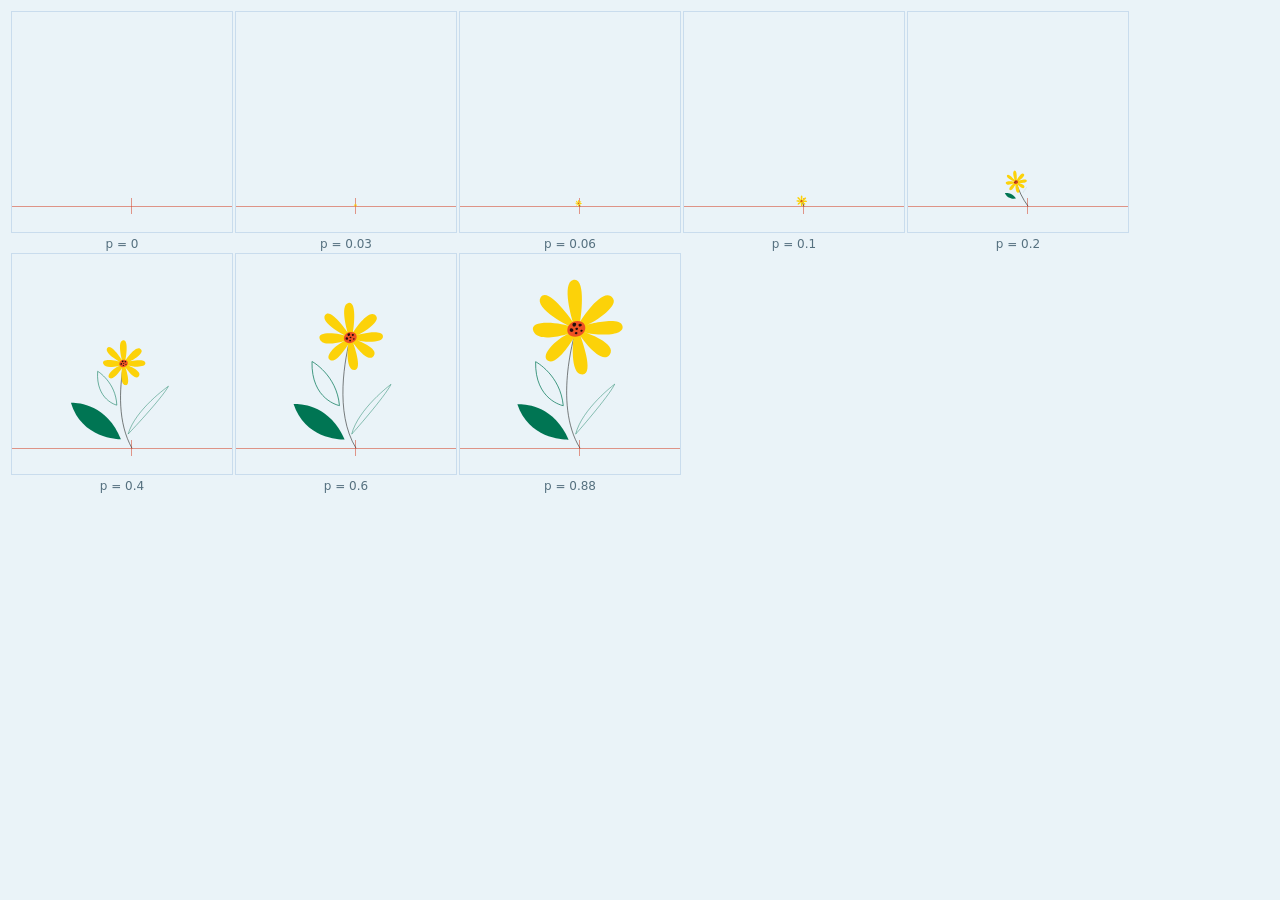
<file: tools/frames.html>
<!doctype html>
<html lang="es">
<head>
<meta charset="utf-8">
<title>Tira de fotogramas</title>
<!--
  Página auxiliar para inspeccionar el timeline de una animación Lottie.
  NO forma parte de la página que ve Annie.

  Sirve para tres cosas al cambiar la flor:
    1. Comprobar que el timeline sea una floración/crecimiento lineal.
    2. Elegir FRAME_FROM y FRAME_TO en app.js. FRAME_FROM tiene que caer en un
       fotograma VACÍO — no en uno con la flor pequeña — porque en reposo la
       página no debe enseñar nada: lo que se ve es la semilla. FRAME_TO, donde
       la animación deja de moverse.
    3. Elegir ORIGIN_X / ORIGIN_Y: el punto desde el que crece la planta, que
       es donde se planta la semilla y por donde pasa el horizonte. La cruz
       roja marca los valores actuales; mueve ?o= hasta que caiga en la base
       del tallo en TODOS los fotogramas.

  Uso — desde la raíz del proyecto:
    python -m http.server 8000
    y abrir http://127.0.0.1:8000/tools/frames.html
    Parámetros opcionales:
      ?s=0,0.25,0.5,0.75,1     los puntos a mostrar
      &o=0.542,0.883           dónde dibujar la cruz del punto de crecimiento
      &f=../assets/otra.json   otro archivo
-->
<style>
  html, body { margin: 0; background: #eaf3f8; }
  body { display: flex; flex-wrap: wrap; align-items: center; gap: 4px; padding: 12px;
         font: 12px/1 system-ui, sans-serif; color: #55707f; }
  figure { margin: 0; text-align: center; }
  .box { position: relative; width: 220px; height: 220px; outline: 1px solid #c9dced; }
  .box svg { display: block; width: 100%; height: 100%; }
  figcaption { padding-top: 6px; }

  /* Cruz del punto de crecimiento, en fracción del lienzo. */
  .cruz { position: absolute; pointer-events: none; }
  .cruz::before, .cruz::after {
    content: ""; position: absolute; background: rgba(214, 69, 45, .55);
  }
  .cruz { left: 0; right: 0; }
  .cruz::before { left: 0; right: 0; top: 0; height: 1px; }
  .cruz::after  { top: -8px; bottom: -8px; left: var(--ox); width: 1px; }
</style>
</head>
<body>
<script src="../vendor/lottie.min.js"></script>
<script>
var q = new URLSearchParams(location.search);
var file = q.get('f') || '../assets/flower.json';
var stops = q.get('s') ? q.get('s').split(',').map(Number)
                       : [0, 0.03, 0.06, 0.1, 0.2, 0.4, 0.6, 0.88];
// Los mismos ORIGIN_X / ORIGIN_Y de app.js.
var origen = (q.get('o') || '0.542,0.883').split(',').map(Number);

fetch(file).then(function (r) { return r.json(); }).then(function (data) {
  stops.forEach(function (p) {
    var fig = document.createElement('figure');
    var box = document.createElement('div');
    box.className = 'box';
    var cruz = document.createElement('div');
    cruz.className = 'cruz';
    cruz.style.setProperty('--ox', (origen[0] * 100) + '%');
    cruz.style.top = (origen[1] * 100) + '%';
    box.appendChild(cruz);
    var cap = document.createElement('figcaption');
    cap.textContent = 'p = ' + p;
    fig.appendChild(box); fig.appendChild(cap);
    document.body.appendChild(fig);

    var anim = lottie.loadAnimation({
      container: box, renderer: 'svg', loop: false, autoplay: false,
      // copia por instancia: lottie-web muta el objeto que recibe
      animationData: JSON.parse(JSON.stringify(data)),
      rendererSettings: { preserveAspectRatio: 'xMidYMid meet' }
    });
    anim.setSubframe(true);
    anim.addEventListener('DOMLoaded', function () {
      anim.goToAndStop(p * Math.max(0, anim.totalFrames - 1), true);
    });
  });
});
</script>
</body>
</html>
</file>
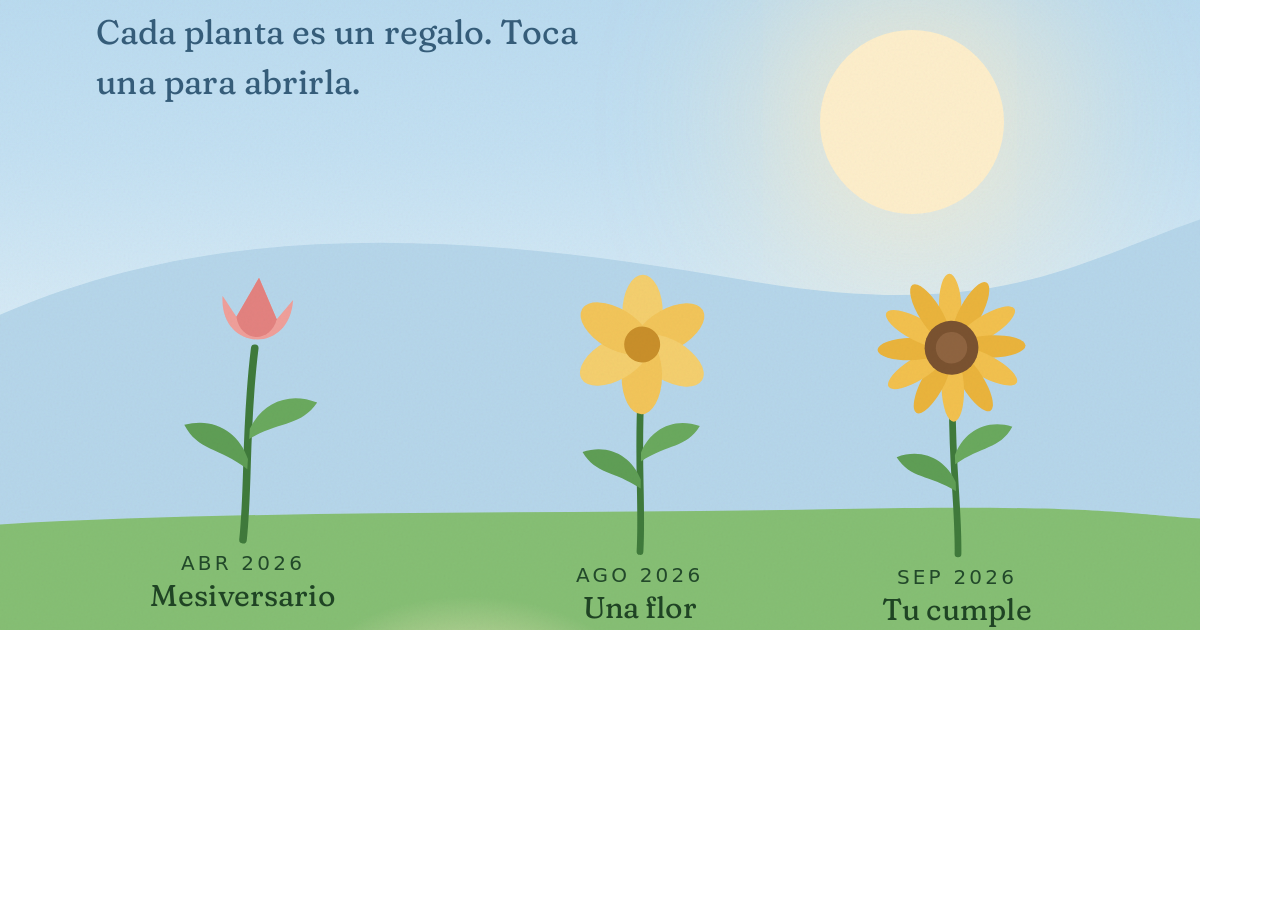
<file: tools/preview.html>
<!doctype html>
<html lang="es">
<head>
<meta charset="utf-8">
<title>Generador de assets/preview.jpg</title>
<!--
  Página auxiliar para regenerar la imagen del preview del enlace.
  NO forma parte de la página que ve Annie.

  No dibuja nada por su cuenta: mete index.html en un iframe con el ancho de un
  móvil (600px, o sea la misma disposición que verá ella), lo amplía x2 y lo
  sube, de forma que por la ventana de 1200x630 se vea la mitad de abajo de la
  escena. Así el preview no puede desincronizarse del diseño real, y ni el sol
  ni la semilla salen diminutos dentro de una tarjeta de chat.

  Muestra la escena en reposo — semilla y "tócala", sin flor y sin mensaje —
  porque si la tarjeta lo enseñara todo, abrir la página ya no descubriría nada.

  Uso — desde la raíz del proyecto:
    python -m http.server 8000
    chrome --headless=new --disable-gpu --hide-scrollbars \
           --run-all-compositor-stages-before-draw --virtual-time-budget=8000 \
           --window-size=1200,630 --screenshot=assets/preview.jpg \
           http://127.0.0.1:8000/tools/preview.html

  Vuelve a ejecutarlo cada vez que cambies el diseño o assets/flower.json.
-->
<style>
  html, body { margin: 0; width: 1200px; height: 630px; overflow: hidden; }
  /* 600x500 ampliado x2 son 1200x1000; el desplazamiento de -370 deja a la
     vista la franja de abajo. El iframe tiene su propio viewport, así que
     dentro manda la disposición de móvil. */
  #pagina {
    border: 0;
    width: 600px;
    height: 500px;
    transform: translateY(-370px) scale(2);
    transform-origin: 0 0;
  }
</style>
</head>
<body>
<iframe id="pagina" src="../index.html"></iframe>
<script>
// El fundido de entrada de .escena no termina de forma fiable bajo el tiempo
// virtual de headless: se anula para que la captura salga siempre completa.
document.getElementById('pagina').addEventListener('load', function () {
  var s = this.contentDocument.createElement('style');
  s.textContent = '.escena{transition:none!important}';
  this.contentDocument.head.appendChild(s);
});
</script>
</body>
</html>
</file>
<file: jardin.css>
/* El jardín digital de Annie — la portada.
   El mundo es el de la flor (cielo, sol, papel con grano, Fraunces); lo único
   nuevo es el césped, que aquí es verde de verdad. */

:root {
  --cielo-cenit:  #a6cfe9;
  --cielo-medio:  #c3e0f2;
  --cielo-bajo:   #e6f2f8;
  --calor:        #fdf2df;
  --bruma:        #b6d6ea;
  --sol:          #fdeecb;
  --tinta:        #21455f;
  --tinta-suave:  #355d7a;
  --papel:        #fdfcf8;
  --cesped:       #86bf74;   /* la franja de delante; las de atrás se aclaran hacia la bruma */
  --cesped-tinta: #1f4424;   /* lo que se escribe sobre el césped */
  --cesped-dato:  #22492a;
  --miel:         #e8b53f;
}

/* Las mismas instancias estáticas de Fraunces que la flor (ver flor/styles.css). */
@font-face {
  font-family: "Fraunces Display";
  src: url("assets/fonts/fraunces-display.woff2") format("woff2");
  font-weight: 600;
  font-style: normal;
  font-display: swap;
  unicode-range: U+0000-00FF, U+0131, U+0152-0153, U+02BB-02BC, U+02C6, U+02DA,
                 U+02DC, U+0304, U+0308, U+0329, U+2000-206F, U+20AC, U+2122,
                 U+2191, U+2193, U+2212, U+2215, U+FEFF, U+FFFD;
}
@font-face {
  font-family: "Fraunces Display";
  src: url("assets/fonts/fraunces-display-ext.woff2") format("woff2");
  font-weight: 600;
  font-style: normal;
  font-display: swap;
  unicode-range: U+0100-02BA, U+02BD-02C5, U+02C7-02CC, U+02CE-02D7, U+02DD-02FF,
                 U+0304, U+0308, U+0329, U+1D00-1DBF, U+1E00-1E9F, U+1EF2-1EFF,
                 U+2020, U+20A0-20AB, U+20AD-20C0, U+2113, U+2C60-2C7F, U+A720-A7FF;
}
@font-face {
  font-family: "Fraunces Texto";
  src: url("assets/fonts/fraunces-texto.woff2") format("woff2");
  font-weight: 400;
  font-style: normal;
  font-display: swap;
  unicode-range: U+0000-00FF, U+0131, U+0152-0153, U+02BB-02BC, U+02C6, U+02DA,
                 U+02DC, U+0304, U+0308, U+0329, U+2000-206F, U+20AC, U+2122,
                 U+2191, U+2193, U+2212, U+2215, U+FEFF, U+FFFD;
}
@font-face {
  font-family: "Fraunces Texto";
  src: url("assets/fonts/fraunces-texto-ext.woff2") format("woff2");
  font-weight: 400;
  font-style: normal;
  font-display: swap;
  unicode-range: U+0100-02BA, U+02BD-02C5, U+02C7-02CC, U+02CE-02D7, U+02DD-02FF,
                 U+0304, U+0308, U+0329, U+1D00-1DBF, U+1E00-1E9F, U+1EF2-1EFF,
                 U+2020, U+20A0-20AB, U+20AD-20C0, U+2113, U+2C60-2C7F, U+A720-A7FF;
}

*, *::before, *::after { box-sizing: border-box; }

html {
  overflow-x: clip;
  background: var(--cesped);   /* lo que asoma si iOS estira el final de la página */
  -webkit-text-size-adjust: 100%;
}

body {
  margin: 0;
  min-height: 100dvh;
  overflow-x: clip;
  color: var(--tinta);
  font-family: "Fraunces Texto", "Iowan Old Style", "Palatino Linotype", Palatino, Georgia, serif;
  background:
    linear-gradient(180deg,
      var(--cielo-cenit) 0,
      var(--cielo-medio) 260px,
      var(--cielo-bajo) 420px,
      var(--calor) 520px,
      var(--calor) 100%);
}

::selection { background: rgba(232, 181, 63, 0.4); color: var(--tinta); }

.sans {
  font-family: ui-sans-serif, system-ui, -apple-system, "Segoe UI", sans-serif;
}

/* ── El cielo ──────────────────────────────────────────────────────────── */

.pagina {
  position: relative;
  max-width: 560px;
  margin: 0 auto;
  min-height: 100dvh;
  display: flex;
  flex-direction: column;
}

.cabecera {
  position: relative;
  z-index: 2;
  padding: calc(64px + env(safe-area-inset-top)) 28px 0;
}

.cabecera h1 {
  margin: 0;
  max-width: 11ch;
  font-family: "Fraunces Display", "Iowan Old Style", "Palatino Linotype", Georgia, serif;
  font-weight: 600;
  font-size: clamp(2.5rem, 11vw, 3.4rem);
  line-height: 1.02;
  letter-spacing: -0.01em;
  text-wrap: balance;
}

.cabecera p {
  margin: 14px 0 0;
  max-width: 24ch;
  font-size: 1.0625rem;
  line-height: 1.45;
  color: var(--tinta-suave);
}

.sol {
  position: absolute;
  top: calc(200px + env(safe-area-inset-top));
  right: 14%;
  width: 92px;
  height: 92px;
  border-radius: 50%;
  background: var(--sol);
  box-shadow: 0 0 80px 30px rgba(253, 238, 203, 0.7);
  pointer-events: none;
}

/* ── La loma: una franja por año ───────────────────────────────────────── */

.loma {
  position: relative;
  flex: 1;
  display: flex;
  flex-direction: column;
  justify-content: flex-end;
  margin-top: 40px;
}

/* ── Perspectiva (muchos años): escena fija y cámara al deslizar ───────── */

.pagina--perspectiva { display: block; }
html:has(.pagina--perspectiva) { scroll-snap-type: y mandatory; }
.ancla { position: absolute; left: 0; width: 1px; height: 1px; scroll-snap-align: start; }

.escena {
  position: sticky;
  top: 0;
  height: 100dvh;
  /* el cielo va con la escena, no con la página (que ahora es larguísima) */
  background: linear-gradient(180deg,
    var(--cielo-cenit) 0, var(--cielo-medio) 260px, var(--cielo-bajo) 420px, var(--calor) 520px, var(--calor) 100%);
  display: flex;
  flex-direction: column;
  overflow: hidden;
}
.pagina--perspectiva .loma {
  flex: 1;
  margin-top: 24px;
  background: #b6d6ea;   /* bruma: los años que se alejan se disuelven en ella */
}
/* el horizonte: una loma de bruma donde se pierden los años lejanos */
.pagina--perspectiva .loma::before {
  content: "";
  position: absolute;
  left: 50%;
  top: -10px;
  width: 160vw;
  height: 56px;
  transform: translateX(-50%);
  background: #b6d6ea;
  border-radius: 50% 50% 0 0 / 100% 100% 0 0;
}
.pagina--perspectiva .franja__plantas {
  position: absolute;
  inset: 0;
  transform-origin: 50% 0;
}
.pagina--perspectiva .franja {
  position: absolute;
  top: 0;
  left: 0;
  right: 0;
  transform-origin: 50% 0;
  will-change: transform, opacity;
}
.pagina--perspectiva .franja,
.pagina--perspectiva .franja + .franja { margin: 0; }
.pagina--perspectiva .franja__anio { display: none; }
.pagina--perspectiva .planta__fecha,
.pagina--perspectiva .planta__nombre { opacity: 0; transition: opacity 0.3s ease; }
.pagina--perspectiva .franja--enfocada .planta__fecha,
.pagina--perspectiva .franja--enfocada .planta__nombre { opacity: 1; }

.escena__anio {
  position: absolute;
  left: 22px;
  bottom: calc(16px + env(safe-area-inset-bottom));
  z-index: 2000;
  margin: 0;
  font-family: "Fraunces Display", "Iowan Old Style", Georgia, serif;
  font-weight: 600;
  font-size: 1.75rem;
  color: var(--cesped-tinta);
}
.escena__pista {
  position: absolute;
  right: 22px;
  bottom: calc(22px + env(safe-area-inset-bottom));
  z-index: 2000;
  margin: 0;
  max-width: 17ch;
  text-align: right;
  font-family: ui-sans-serif, system-ui, -apple-system, "Segoe UI", sans-serif;
  font-size: 12px;
  line-height: 1.35;
  color: var(--cesped-tinta);
  transition: opacity 0.4s ease;
}
.escena__pista--oculta { opacity: 0; }

.lejania {
  position: absolute;
  left: 50%;
  bottom: 0;
  width: 100vw;
  transform: translateX(-50%);
  pointer-events: none;
}
.lejania svg { display: block; width: 100%; height: 100%; }

/* Las franjas se solapan: la parte de arriba de cada una es cielo
   transparente, y no debe robarle los toques a las plantas de detrás. */
.franja {
  position: relative;
  pointer-events: none;
  /* el alto lo pone jardin.js según cuántas filas tiene el año */
}
.franja + .franja { margin-top: calc(var(--solape, 40px) * -1); }
.planta { pointer-events: auto; }

/* El césped llega de borde a borde aunque el jardín vaya centrado. */
.franja__cesped {
  position: absolute;
  left: 50%;
  bottom: 0;
  width: 100vw;
  transform: translateX(-50%);
  overflow: hidden;   /* la loma se dibuja un poco más ancha que su caja */
}

.franja__anio {
  position: absolute;
  left: 20px;
  bottom: 10px;
  z-index: 3;
  margin: 0;
  font-family: ui-sans-serif, system-ui, -apple-system, "Segoe UI", sans-serif;
  font-size: 11px;
  letter-spacing: 0.24em;
  color: var(--cesped-dato);
}

.franja__plantas {
  list-style: none;
  margin: 0;
  padding: 0;
}

/* ── Una planta ────────────────────────────────────────────────────────── */

.planta {
  position: absolute;
  display: flex;
  flex-direction: column;
  align-items: center;
  text-decoration: none;
  color: var(--cesped-tinta);
  -webkit-tap-highlight-color: transparent;
  border-radius: 14px;
  /* left, top, ancho y giro los pone jardin.js */
}
.planta:focus-visible { outline: 3px solid var(--tinta); outline-offset: 4px; }

.planta__tallo {
  display: block;
  transform-origin: 50% 100%;
  transition: transform 0.35s cubic-bezier(0.22, 1, 0.36, 1);
}
.planta:hover .planta__tallo { transform: rotate(var(--mece, 3deg)); }
.planta:active .planta__tallo { transform: scale(0.96); }

.planta svg { display: block; width: 100%; height: 100%; overflow: visible; }

.planta__fecha {
  margin-top: 6px;
  font-family: ui-sans-serif, system-ui, -apple-system, "Segoe UI", sans-serif;
  font-size: 10px;
  letter-spacing: 0.16em;
  text-transform: uppercase;
  color: var(--cesped-dato);
  white-space: nowrap;
}
.planta__nombre {
  margin-top: 2px;
  font-size: 15px;
  line-height: 1.15;
  text-align: center;
  text-wrap: balance;
}

/* La más nueva: el mismo halo de la semilla de la flor, respirando. */
.planta--nueva .planta__tallo::before {
  content: "";
  position: absolute;
  left: -45%;
  right: -45%;
  top: -12%;
  height: 72%;
  border-radius: 50%;
  background: radial-gradient(closest-side, rgba(253, 238, 203, 0.95), rgba(253, 238, 203, 0));
  animation: respira 3.6s ease-in-out infinite;
  z-index: -1;
}
.planta--nueva .planta__tallo { position: relative; }
@keyframes respira {
  0%, 100% { opacity: 0.7; transform: scale(0.94); }
  50%      { opacity: 1;   transform: scale(1.04); }
}

/* ── La polaroid ───────────────────────────────────────────────────────── */

.polaroid {
  width: min(100% - 40px, 380px);
  max-height: calc(100dvh - 48px);
  overflow: auto;
  margin: auto;
  padding: 18px 18px 22px;
  border: 0;
  border-radius: 6px;
  background: var(--papel);
  color: var(--tinta);
  box-shadow: 0 24px 60px rgba(33, 69, 95, 0.35);
  rotate: -1.2deg;
}
.polaroid::backdrop { background: rgba(33, 69, 95, 0.32); }
.polaroid[open] { animation: sube 0.5s cubic-bezier(0.22, 1, 0.36, 1); }
.polaroid[open]::backdrop { animation: aparece 0.4s ease-out; }
@keyframes sube {
  from { opacity: 0; transform: translateY(40px) rotate(2deg); }
  to   { opacity: 1; transform: none; }
}
@keyframes aparece { from { opacity: 0; } }

.polaroid__cerrar { position: absolute; top: 6px; right: 6px; margin: 0; z-index: 1; }
.polaroid__cerrar button {
  width: 44px;
  height: 44px;
  border: 0;
  border-radius: 50%;
  background: rgba(253, 252, 248, 0.88);
  cursor: pointer;
  position: relative;
}
.polaroid__cerrar button::before,
.polaroid__cerrar button::after {
  content: "";
  position: absolute;
  left: 13px;
  top: 21px;
  width: 18px;
  height: 2px;
  border-radius: 1px;
  background: var(--tinta);
  transform: rotate(45deg);
}
.polaroid__cerrar button::after { transform: rotate(-45deg); }
.polaroid__cerrar button:focus-visible { outline: 3px solid var(--tinta); outline-offset: 2px; }

.polaroid__foto {
  display: block;
  width: 100%;
  aspect-ratio: 4 / 5;
  object-fit: cover;
  background: var(--cielo-bajo);
  margin-bottom: 16px;
}

.polaroid__fecha {
  margin: 0 4px;
  font-family: ui-sans-serif, system-ui, -apple-system, "Segoe UI", sans-serif;
  font-size: 11px;
  letter-spacing: 0.2em;
  text-transform: uppercase;
  color: var(--tinta-suave);
}
.polaroid__nombre {
  margin: 6px 4px 0;
  font-family: "Fraunces Display", "Iowan Old Style", Georgia, serif;
  font-weight: 600;
  font-size: 2rem;
  line-height: 1.05;
}
.polaroid__frase {
  margin: 6px 4px 0;
  font-size: 1.0625rem;
  color: var(--tinta-suave);
}

.polaroid__abrir {
  display: block;
  margin-top: 18px;
  padding: 15px 18px;
  border-radius: 999px;
  background: var(--tinta);
  color: var(--papel);
  text-align: center;
  text-decoration: none;
  font-family: ui-sans-serif, system-ui, -apple-system, "Segoe UI", sans-serif;
  font-size: 15px;
  font-weight: 600;
  letter-spacing: 0.02em;
  -webkit-tap-highlight-color: transparent;
}
.polaroid__abrir:hover { background: #2b5675; }
.polaroid__abrir:focus-visible { outline: 3px solid var(--tinta); outline-offset: 3px; }

/* ── El grano del papel, igual que en la flor ─────────────────────────── */

.grano {
  position: fixed;
  inset: 0;
  pointer-events: none;
  z-index: 10;
  opacity: 0.06;
  mix-blend-mode: multiply;
  background-image: url("data:image/svg+xml,%3Csvg xmlns='http://www.w3.org/2000/svg' width='160' height='160'%3E%3Cfilter id='g'%3E%3CfeTurbulence type='fractalNoise' baseFrequency='0.9' numOctaves='2' stitchTiles='stitch'/%3E%3C/filter%3E%3Crect width='100%25' height='100%25' filter='url(%23g)'/%3E%3C/svg%3E");
}

@media (prefers-reduced-motion: reduce) {
  .planta__tallo { transition: none; }
  .planta:hover .planta__tallo { transform: none; }
  .planta--nueva .planta__tallo::before { animation: none; opacity: 0.85; }
  .polaroid[open], .polaroid[open]::backdrop { animation: none; }
}
</file>
<file: assets/puerta.css>
/* La puerta al jardín: el cierre común de todos los regalos.
   Uso, al final de cada regalo (ruta relativa a su carpeta):

   <link rel="stylesheet" href="../assets/puerta.css">
   <a class="puerta" href="../">
     <span class="puerta__brote" aria-hidden="true"><svg viewBox="0 0 40 40"><path d="M20 38V22"/><path class="puerta__hoja" d="M20 30c-6-1-9-4-10-8 5 0 9 2 10 6z"/><path class="puerta__flor" d="M13 12c0 9 14 9 14 0l-3 4-4-8-4 8z"/></svg></span>
     <span class="puerta__texto"><strong>Ver todo tu jardín</strong><span>Todos tus regalos, en un solo lugar</span></span>
     <span class="puerta__flecha" aria-hidden="true"></span>
   </a>

   Lleva sus propias fuentes de reserva: no depende de la tipografía del regalo. */

.puerta {
  --puerta-tinta: #21455f;
  --puerta-suave: #3d6683;
  display: flex;
  align-items: center;
  gap: 16px;
  box-sizing: border-box;
  width: min(100% - 32px, 380px);
  margin: 48px auto calc(32px + env(safe-area-inset-bottom));
  padding: 14px 18px 14px 14px;
  border-radius: 18px;
  background: rgba(253, 252, 248, 0.92);
  box-shadow: 0 10px 30px rgba(33, 69, 95, 0.14);
  color: var(--puerta-tinta);
  text-decoration: none;
  -webkit-tap-highlight-color: transparent;
  transition: transform 0.2s ease, box-shadow 0.2s ease;
}
.puerta:hover { box-shadow: 0 14px 36px rgba(33, 69, 95, 0.2); }
.puerta:active { transform: scale(0.98); }
.puerta:focus-visible { outline: 3px solid var(--puerta-tinta); outline-offset: 3px; }

.puerta__brote {
  flex: none;
  width: 56px;
  height: 56px;
  border-radius: 14px;
  background: linear-gradient(180deg, #c3e0f2 0 58%, #9fd08e 58%);
  display: grid;
  place-items: end center;
  overflow: hidden;
}
.puerta__brote svg { width: 34px; height: 34px; margin-bottom: 4px; fill: none; stroke: #3f7a3b; stroke-width: 2.4; stroke-linecap: round; }
.puerta__hoja { fill: #5f9e55; stroke: none; }
.puerta__flor { fill: #ef9f9a; stroke: none; }

.puerta__texto { display: flex; flex-direction: column; gap: 2px; flex: 1; min-width: 0; }
.puerta__texto strong {
  font: 600 18px/1.2 "Fraunces Display", "Iowan Old Style", "Palatino Linotype", Georgia, serif;
}
.puerta__texto span {
  font: 400 13px/1.3 ui-sans-serif, system-ui, -apple-system, "Segoe UI", sans-serif;
  color: var(--puerta-suave);
}

.puerta__flecha {
  flex: none;
  width: 10px;
  height: 10px;
  border-top: 2px solid currentColor;
  border-right: 2px solid currentColor;
  transform: rotate(45deg);
  margin-right: 4px;
}

@media (prefers-reduced-motion: reduce) {
  .puerta { transition: none; }
}
</file>
<file: annieversario/estilo.css>
/* Together in every universe.
   La noche es la de Van Gogh; cada universo trae su propio idioma visual. */

@font-face { font-family: "Caveat Brush"; src: url("fonts/caveat-brush.woff2") format("woff2"); font-display: swap; }
@font-face { font-family: "Pixelify Sans"; src: url("fonts/pixelify-sans.woff2") format("woff2"); font-weight: 400 700; font-display: swap; }
@font-face { font-family: "Jersey 15"; src: url("fonts/jersey-15.woff2") format("woff2"); font-display: swap; }
@font-face { font-family: "Lilita One"; src: url("fonts/lilita-one.woff2") format("woff2"); font-display: swap; }
/* La puerta (assets/puerta.css) usa Fraunces Display */
@font-face { font-family: "Fraunces Display"; src: url("../assets/fonts/fraunces-display.woff2") format("woff2"); font-weight: 600; font-style: normal; font-display: swap; unicode-range: U+0000-00FF, U+0131, U+0152-0153, U+02BB-02BC, U+02C6, U+02DA, U+02DC, U+0304, U+0308, U+0329, U+2000-206F, U+20AC, U+2122, U+2191, U+2193, U+2212, U+2215, U+FEFF, U+FFFD; }

:root {
  --noche: #0c1f4d;
  --noche-honda: #08163a;
  --oro: #f7dc6f;
  --oro-palido: #fbe7a1;
  --cobalto: #2559a3;
  --bruma: #d6e4f0;
  --pincel: "Caveat Brush", "Segoe Print", cursive;
  --curva: cubic-bezier(0.7, 0, 0.2, 1);
}

html, body {
  margin: 0;
  height: 100%;
  background: var(--noche);
  color: var(--oro-palido);
  overflow: hidden;
  overscroll-behavior: none;
}
body {
  font-family: var(--pincel);
  -webkit-tap-highlight-color: transparent;
  -webkit-text-size-adjust: 100%;
}
::selection { background: var(--oro); color: var(--noche); }
button { font: inherit; color: inherit; cursor: pointer; -webkit-user-select: none; user-select: none; }
button:focus-visible { outline: 3px solid var(--oro-palido); outline-offset: 3px; }

/* ── el cuadro ─────────────────────────────────────────────────────────── */
.cuadro {
  position: fixed;
  inset: 0;
  width: 100%;
  height: 100%;
  display: block;
  transform-origin: var(--lx, 80%) var(--ly, 20%);
  transition: transform 1.3s var(--curva), filter 1.3s var(--curva);
}
body.hacia-la-luna .cuadro { transform: scale(3.4); filter: brightness(1.4) saturate(1.15); }

.cielo { position: fixed; inset: 0; transition: opacity 0.8s ease; }
body.hacia-la-luna .cielo { opacity: 0; }

.titulo {
  position: absolute;
  top: calc(env(safe-area-inset-top) + clamp(14px, 4.5vh, 52px));
  left: 0;
  right: 0;
  margin: 0;
  padding: 0 20px;
  text-align: center;
  font-weight: 400;
  font-size: clamp(2.3rem, min(11.5vw, 6.6vh), 5.6rem);
  line-height: 0.92;
  letter-spacing: 0.005em;
  text-wrap: balance;
  color: var(--oro-palido);
  text-shadow: 0 2px 0 rgba(8, 22, 58, 0.45), 0 8px 28px rgba(8, 22, 58, 0.7);
  pointer-events: none;
}
/* en apaisado, más contenido: que no toque el halo de la luna */
@media (min-aspect-ratio: 1/1) { .titulo { font-size: clamp(2.7rem, 5.2vw, 4.6rem); } }
body.listo .titulo { animation: pintar 2.2s var(--curva) both; }
@keyframes pintar {
  from { clip-path: inset(-20% 100% -20% 0); }
  to { clip-path: inset(-20% 0 -20% 0); }
}

/* ── las constelaciones ───────────────────────────────────────────────── */
.trazos { position: absolute; inset: 0; width: 100%; height: 100%; pointer-events: none; overflow: visible; }
.trazos line {
  stroke: rgba(214, 228, 240, 0.6);
  stroke-width: 1.7;
  stroke-linecap: round;
  stroke-dasharray: 1.5 6;
  transition: stroke 0.6s ease;
}
.trazos line.encendida {
  stroke: var(--oro);
  stroke-width: 1.9;
  stroke-dasharray: none;
  filter: drop-shadow(0 0 4px rgba(247, 220, 111, 0.75));
}
.trazos line.nueva {
  stroke-dasharray: calc(var(--largo) * 1px);
  animation: trazar 1.1s 0.25s var(--curva) both;
}
@keyframes trazar {
  from { stroke-dashoffset: calc(var(--largo) * 1px); }
  to { stroke-dashoffset: 0; }
}
.trazos line.lazo { opacity: 0; }
.trazos.unidos line.lazo {
  opacity: 1;
  stroke: var(--oro-palido);
  stroke-width: 1.4;
  stroke-dasharray: none;
  filter: drop-shadow(0 0 5px rgba(251, 231, 161, 0.6));
}
.trazos.unidos--ahora line.lazo {
  stroke-dasharray: calc(var(--largo) * 1px);
  animation: trazar 1s calc(0.9s + var(--orden) * 0.45s) var(--curva) both;
}

.estrella {
  position: absolute;
  width: 52px;
  height: 52px;
  margin: -26px 0 0 -26px;
  padding: 0;
  border: 0;
  border-radius: 50%;
  background: transparent;
}
.estrella:focus-visible { outline-offset: 0; }

.constelacion {
  position: absolute;
  transform: translateX(-50%);
  font-size: 1.35rem;
  line-height: 1.05;
  width: max-content;
  max-width: 150px;
  text-align: center;
  text-wrap: balance;
  color: #e6eef7;
  text-shadow: 0 1px 2px #08163a, 0 2px 6px rgba(8, 22, 58, 0.95), 0 0 16px rgba(8, 22, 58, 0.95);
  pointer-events: none;
  transition: color 0.8s ease;
}
.constelacion--vista { color: var(--oro); }

.luna {
  position: absolute;
  width: calc(var(--r) * 2.6);
  height: calc(var(--r) * 2.6);
  margin: calc(var(--r) * -1.3) 0 0 calc(var(--r) * -1.3);
  padding: 0;
  border: 0;
  border-radius: 50%;
  background: transparent;
}
.luna[aria-disabled="true"] { cursor: default; }

/* la casa del jardín: el enlace vive en el pueblo, sobre la casa con flores */
.jardin {
  position: absolute;
  width: 56px;
  height: 52px;
  margin: -30px 0 0 -28px;
  border-radius: 14px;
  color: var(--oro-palido);
  text-decoration: none;
  -webkit-tap-highlight-color: transparent;
}
.jardin span {
  position: absolute;
  top: 100%;
  left: 50%;
  margin-top: 4px;
  transform: translateX(-50%);
  white-space: nowrap;
  font-size: 1.2rem;
  line-height: 1;
  text-shadow: 0 1px 2px #08163a, 0 2px 6px rgba(8, 22, 58, 0.95), 0 0 14px rgba(8, 22, 58, 0.95);
  transition: color 0.3s ease;
}
.jardin::before {
  content: "";
  position: absolute;
  inset: 4px;
  border-radius: 50%;
  background: radial-gradient(circle, rgba(247, 211, 90, 0.4), rgba(247, 211, 90, 0) 70%);
  opacity: 0;
  transition: opacity 0.4s ease;
}
.jardin:is(:hover, :focus-visible)::before { opacity: 1; }
.jardin:is(:hover, :focus-visible) span { color: #fff6d8; }
.jardin:focus-visible { outline-offset: 2px; }

.pista {
  position: absolute;
  left: 0;
  right: 0;
  bottom: calc(env(safe-area-inset-bottom) + 26px);
  margin: 0;
  text-align: center;
  font-size: 1.4rem;
  color: var(--oro-palido);
  text-shadow: 0 1px 2px rgba(8, 22, 58, 0.9), 0 0 16px rgba(8, 22, 58, 0.95);
  transition: opacity 0.6s ease;
  pointer-events: none;
}
.pista--fuera { opacity: 0; }

/* ── un universo abierto: lo común ────────────────────────────────────── */
.universo {
  position: fixed;
  inset: 0;
  z-index: 10;
  display: flex;
  align-items: center;
  justify-content: center;
  box-sizing: border-box;
  padding: calc(env(safe-area-inset-top) + 20px) 16px calc(env(safe-area-inset-bottom) + 20px);
  overflow: hidden;
}
.universo[hidden] { display: none; }
.universo__fondo { position: absolute; inset: 0; }
.universo__marco {
  position: relative;
  box-sizing: border-box;
  display: flex;
  flex-direction: column;
  align-items: center;
  max-width: 100%;
}
.universo__nombre { margin: 0 0 14px; text-align: center; }
.universo__ventana {
  --ar: 1;
  --alto: min(58dvh, 620px);
  position: relative;
  box-sizing: border-box;
  width: min(calc(100vw - 64px), 760px, calc(var(--alto) * var(--ar)));
  aspect-ratio: var(--ar);
  touch-action: pan-y;
}
.universo__foto {
  display: block;
  width: 100%;
  height: 100%;
  object-fit: cover;
  -webkit-user-drag: none;
  user-select: none;
}
.universo__ventana--pasa .universo__foto { animation: entra-der 0.42s cubic-bezier(0.2, 0.8, 0.2, 1); }
.universo__ventana--vuelve .universo__foto { animation: entra-izq 0.42s cubic-bezier(0.2, 0.8, 0.2, 1); }
@keyframes entra-der { from { opacity: 0; transform: translateX(28px); } }
@keyframes entra-izq { from { opacity: 0; transform: translateX(-28px); } }

.universo__pie { display: flex; align-items: center; justify-content: center; gap: 18px; margin-top: 16px; }
.universo--sola .universo__pie { display: none; }
.universo__cuenta { margin: 0; min-width: 4ch; text-align: center; }
.universo__paso {
  position: relative;
  width: 52px;
  height: 52px;
  padding: 0;
}
.universo__paso span {
  position: absolute;
  top: 50%;
  left: 50%;
  width: 12px;
  height: 12px;
  border: solid currentColor;
  border-width: 0 0 3px 3px;
  transform: translate(-30%, -50%) rotate(45deg);
}
.universo__paso--sig span { transform: translate(-70%, -50%) rotate(-135deg); }
.universo__paso:disabled { cursor: default; opacity: 0.35; }
.universo__salir { margin-top: 18px; min-height: 48px; padding: 10px 22px; }

/* ── la noche (Sky, la vida real, y cualquier universo nuevo) ─────────── */
.universo[data-universo="noche"] {
  clip-path: circle(150vmax at var(--ox, 50%) var(--oy, 50%));
  transition: clip-path 1.05s cubic-bezier(0.65, 0, 0.35, 1);
}
.universo[data-universo="noche"].universo--abre:not(.universo--abierto),
.universo[data-universo="noche"].universo--cierra {
  clip-path: circle(0 at var(--ox, 50%) var(--oy, 50%));
}
.universo[data-universo="noche"].universo--cierra { transition-duration: 0.9s; }

/* el contenido de cada universo entra y sale con el gesto de su juego */
.universo--revela .universo__marco { animation: marco-entra 0.9s 0.35s cubic-bezier(0.2, 0.8, 0.2, 1) both; }
[data-universo="minecraft"].universo--revela .universo__marco { animation: marco-entra 0.45s 0.25s cubic-bezier(0.2, 0.8, 0.2, 1) both; }
[data-universo="clash"].universo--revela .universo__marco { animation: marco-rebota 0.65s 0.45s cubic-bezier(0.34, 1.56, 0.64, 1) both; }
[data-universo="stardew"].universo--revela .universo__marco { animation: marco-sube 0.75s 0.3s cubic-bezier(0.2, 0.8, 0.2, 1) both; }
.universo--sale .universo__marco { animation: marco-sale 0.3s ease-in both; }
@keyframes marco-entra { from { opacity: 0; transform: translateY(26px) scale(0.96); } }
@keyframes marco-rebota { from { opacity: 0; transform: scale(0.55); } 55% { opacity: 1; } }
@keyframes marco-sube { from { opacity: 0; transform: translateY(44px); } }
@keyframes marco-sale { to { opacity: 0; transform: translateY(12px) scale(0.97); } }
[data-universo="noche"] .universo__fondo {
  background: radial-gradient(ellipse at 50% 45%, rgba(12, 31, 77, 0.62), rgba(8, 22, 58, 0.9) 75%);
}
/* el cielo, desenfocado detrás (el clip-path del universo impide backdrop-filter) */
body[data-abierto="noche"] .cuadro { filter: blur(6px); }
body[data-abierto="noche"] .cielo { opacity: 0.08; }
[data-universo="noche"] .universo__nombre {
  font-size: clamp(2.2rem, 9vw, 3.4rem);
  line-height: 1;
  color: var(--oro-palido);
  text-shadow: 0 6px 22px rgba(8, 22, 58, 0.8);
}
/* el marco dorado de museo, como los del cuadro de Sky */
[data-universo="noche"] .universo__ventana {
  transform: rotate(-1deg);
  border: clamp(14px, 4vw, 22px) solid #b98a33;
  border-image: var(--marco) 52 round;
  box-shadow: 0 24px 50px rgba(3, 10, 30, 0.6), 0 4px 10px rgba(3, 10, 30, 0.4);
}
[data-universo="noche"] .universo__foto { box-shadow: 0 0 0 2px #3d2a0b; }
[data-universo="noche"] .universo__cuenta { font-size: 1.4rem; color: var(--bruma); }
[data-universo="noche"] .universo__paso {
  border: 2px solid rgba(251, 231, 161, 0.55);
  border-radius: 50%;
  background: rgba(12, 31, 77, 0.55);
  color: var(--oro-palido);
}
[data-universo="noche"] .universo__salir {
  border: 2px solid rgba(251, 231, 161, 0.55);
  border-radius: 999px;
  background: rgba(12, 31, 77, 0.55);
  font-size: 1.35rem;
  color: var(--oro-palido);
}
[data-universo="noche"] .universo__paso:hover:not(:disabled),
[data-universo="noche"] .universo__salir:hover { background: rgba(37, 89, 163, 0.6); }

/* ── Minecraft ─────────────────────────────────────────────────────────── */
[data-universo="minecraft"] { font-family: "Pixelify Sans", monospace; }
[data-universo="minecraft"] .universo__fondo {
  background:
    linear-gradient(rgba(0, 0, 0, 0.62), rgba(0, 0, 0, 0.62)),
    var(--mc-tierra) 0 0 / 64px 64px;
  image-rendering: pixelated;
}
[data-universo="minecraft"] :is(.universo__nombre, .universo__cuenta, .universo__salir) {
  color: #fff;
  text-shadow: 3px 3px 0 #3f3f3f;
}
/* el nombre, como el tooltip de un objeto */
[data-universo="minecraft"] .universo__nombre {
  padding: 6px 14px 8px;
  font-size: 1.6rem;
  font-weight: 400;
  line-height: 1;
  background: rgba(16, 0, 16, 0.94);
  border: 3px solid #4a0fd0;
  border-bottom-color: #28007f;
  box-shadow: 0 0 0 3px rgba(16, 0, 16, 0.94);
}
/* la foto, en el panel gris del inventario y su ranura hundida */
[data-universo="minecraft"] .universo__ventana {
  padding: 12px;
  background: #c6c6c6;
  border: 4px solid;
  border-color: #fff #555 #555 #fff;
  box-shadow: 0 0 0 3px #000, 0 18px 40px rgba(0, 0, 0, 0.55);
}
[data-universo="minecraft"] .universo__foto {
  box-sizing: border-box;
  border: 3px solid;
  border-color: #373737 #fff #fff #373737;
  background: #8b8b8b;
}
[data-universo="minecraft"] .universo__cuenta { font-size: 1.35rem; }
/* los botones de piedra */
[data-universo="minecraft"] :is(.universo__paso, .universo__salir) {
  border: 3px solid #000;
  background: #6f6f6f var(--mc-piedra) 0 0 / 48px 48px;
  image-rendering: pixelated;
  box-shadow: inset 3px 3px 0 rgba(255, 255, 255, 0.38), inset -3px -4px 0 rgba(0, 0, 0, 0.45);
  color: #fff;
}
[data-universo="minecraft"] .universo__salir { font-size: 1.25rem; padding: 10px 26px; }
[data-universo="minecraft"] :is(.universo__paso, .universo__salir):is(:hover, :focus-visible):not(:disabled) {
  border-color: #fff;
  outline: none;
  background-color: #7d88c8;
  background-blend-mode: multiply;
}
[data-universo="minecraft"] .universo__paso span { border-width: 0 0 4px 4px; filter: drop-shadow(2px 2px 0 #3f3f3f); }
[data-universo="minecraft"] .universo__paso:disabled { opacity: 1; background: #2c2c2c; color: #a0a0a0; box-shadow: none; }

/* ── Clash of Clans ───────────────────────────────────────────────────── */
[data-universo="clash"] { font-family: "Lilita One", sans-serif; }
[data-universo="clash"] .universo__fondo {
  background:
    repeating-linear-gradient(30deg, rgba(255, 255, 255, 0.07) 0 2px, transparent 2px 48px),
    repeating-linear-gradient(-30deg, rgba(255, 255, 255, 0.07) 0 2px, transparent 2px 48px),
    radial-gradient(ellipse at 50% 40%, #8cc94e, #4e8a29 85%);
}
/* el panel de madera y pergamino */
[data-universo="clash"] .universo__marco {
  padding: 0 14px 18px;
  background: #f3ead2;
  border: 4px solid #2a1a08;
  border-radius: 20px;
  box-shadow: inset 0 -6px 0 #d9c9a0, 0 8px 0 rgba(42, 26, 8, 0.45), 0 22px 40px rgba(0, 0, 0, 0.35);
}
[data-universo="clash"] .universo__nombre {
  align-self: stretch;
  margin: 0 -14px 16px;
  padding: 12px 64px 14px;
  border-radius: 16px 16px 0 0;
  border-bottom: 4px solid #2a1a08;
  background: linear-gradient(#b0733a, #7d4719);
  box-shadow: inset 0 3px 0 rgba(255, 255, 255, 0.25);
  font-size: clamp(1.5rem, 6vw, 2rem);
  line-height: 1;
  color: #fff;
  -webkit-text-stroke: 5px #1a0f04;
  paint-order: stroke fill;
  text-shadow: 0 3px 0 #1a0f04;
}
[data-universo="clash"] .universo__ventana {
  --alto: min(52dvh, 560px);
  width: min(calc(100vw - 92px), 700px, calc(var(--alto) * var(--ar)));
  overflow: hidden;
  border: 4px solid #2a1a08;
  border-radius: 12px;
}
[data-universo="clash"] .universo__cuenta { font-size: 1.4rem; color: #5a3a17; }
[data-universo="clash"] .universo__paso {
  border: 3px solid #2a1a08;
  border-radius: 14px;
  background: linear-gradient(#b5ea6a, #6cb52f 55%, #4f9a20);
  box-shadow: inset 0 3px 0 rgba(255, 255, 255, 0.5), 0 4px 0 #2a1a08;
  color: #fff;
}
[data-universo="clash"] .universo__paso span { filter: drop-shadow(0 2px 0 #1a0f04); }
[data-universo="clash"] .universo__paso:active:not(:disabled) { transform: translateY(3px); box-shadow: inset 0 3px 0 rgba(255, 255, 255, 0.5), 0 1px 0 #2a1a08; }
/* volver: la X roja de la esquina */
[data-universo="clash"] .universo__salir {
  position: absolute;
  top: 7px;
  right: 9px;
  width: 48px;
  height: 48px;
  min-height: 0;
  margin: 0;
  padding: 0;
  border: 3px solid #2a1a08;
  border-radius: 12px;
  background: linear-gradient(#ff7a68, #e0321f 60%, #b9200f);
  box-shadow: inset 0 3px 0 rgba(255, 255, 255, 0.45), 0 3px 0 #2a1a08;
}
[data-universo="clash"] .universo__salir span {
  position: absolute;
  inset: 0;
  overflow: hidden;
  color: transparent;
}
[data-universo="clash"] .universo__salir span::before,
[data-universo="clash"] .universo__salir span::after {
  content: "";
  position: absolute;
  top: 50%;
  left: 50%;
  width: 24px;
  height: 6px;
  margin: -3px 0 0 -12px;
  border-radius: 2px;
  background: #fff;
  box-shadow: 0 0 0 2px #2a1a08;
  transform: rotate(45deg);
}
[data-universo="clash"] .universo__salir span::after { transform: rotate(-45deg); box-shadow: none; }

/* ── Stardew Valley ───────────────────────────────────────────────────── */
[data-universo="stardew"] { font-family: "Jersey 15", monospace; }
[data-universo="stardew"] .universo__fondo {
  /* el suelo de tablones de la casa, con las juntas al tresbolillo */
  background:
    linear-gradient(rgba(20, 8, 2, 0.3), rgba(20, 8, 2, 0.55)),
    url("data:image/svg+xml,%3Csvg xmlns='http://www.w3.org/2000/svg' width='192' height='88' shape-rendering='crispEdges'%3E%3Crect width='192' height='88' fill='%23a95e27'/%3E%3Crect y='22' width='192' height='22' fill='%23b0652b'/%3E%3Crect y='66' width='192' height='22' fill='%23a35a25'/%3E%3Cg fill='%235c2c10'%3E%3Crect width='192' height='3'/%3E%3Crect y='22' width='192' height='3'/%3E%3Crect y='44' width='192' height='3'/%3E%3Crect y='66' width='192' height='3'/%3E%3C/g%3E%3Cg fill='%23c4793a'%3E%3Crect y='3' width='192' height='2'/%3E%3Crect y='25' width='192' height='2'/%3E%3Crect y='47' width='192' height='2'/%3E%3Crect y='69' width='192' height='2'/%3E%3C/g%3E%3Cg fill='%233c1a08'%3E%3Crect x='60' width='3' height='22'/%3E%3Crect x='156' y='22' width='3' height='22'/%3E%3Crect x='108' y='44' width='3' height='22'/%3E%3Crect x='12' y='66' width='3' height='22'/%3E%3C/g%3E%3Cg fill='%23934c1d'%3E%3Crect x='14' y='12' width='28' height='2'/%3E%3Crect x='96' y='34' width='34' height='2'/%3E%3Crect x='30' y='56' width='22' height='2'/%3E%3Crect x='140' y='78' width='30' height='2'/%3E%3Crect x='120' y='10' width='18' height='2'/%3E%3C/g%3E%3C/svg%3E") 0 0 / 192px 88px;
}
/* la caja de diálogo, con su marco de madera */
[data-universo="stardew"] .universo__marco {
  padding: 22px 20px 16px;
  background: #f6cd84;
  border: 4px solid #3b1a0a;
  border-radius: 4px;
  box-shadow:
    inset 0 0 0 4px #e48a33,
    inset 0 0 0 8px #b0561c,
    inset 0 0 0 11px #3b1a0a,
    0 10px 26px rgba(0, 0, 0, 0.5);
}
[data-universo="stardew"] .universo__nombre {
  align-self: flex-start;
  margin: -54px 0 18px -10px;
  padding: 2px 16px 4px;
  background: #f6cd84;
  border: 4px solid #3b1a0a;
  border-radius: 4px;
  box-shadow: inset 0 0 0 3px #e48a33;
  font-size: 1.9rem;
  line-height: 1.1;
  color: #3b1a0a;
}
[data-universo="stardew"] .universo__ventana {
  --alto: min(54dvh, 580px);
  width: min(calc(100vw - 96px), 700px, calc(var(--alto) * var(--ar)));
  margin: 0 6px;
  border: 4px solid #3b1a0a;
}
[data-universo="stardew"] .universo__foto { image-rendering: pixelated; }
[data-universo="stardew"] .universo__cuenta { font-size: 1.6rem; color: #3b1a0a; }
[data-universo="stardew"] :is(.universo__paso, .universo__salir) {
  border: 4px solid #3b1a0a;
  border-radius: 4px;
  background: #f9dca0;
  box-shadow: inset 0 0 0 3px #e48a33;
  color: #3b1a0a;
}
[data-universo="stardew"] .universo__salir { font-size: 1.6rem; line-height: 1; padding: 10px 22px 12px; }
[data-universo="stardew"] :is(.universo__paso, .universo__salir):hover:not(:disabled) { background: #ffe9b8; }

/* ── el botón del sonido ───────────────────────────────────────────────── */
.sonido {
  position: fixed;
  top: calc(env(safe-area-inset-top) + 12px);
  left: calc(env(safe-area-inset-left) + 12px);
  z-index: 35;
  display: grid;
  place-items: center;
  width: 44px;
  height: 44px;
  padding: 0;
  border: 1.5px solid rgba(251, 231, 161, 0.45);
  border-radius: 50%;
  background: rgba(12, 31, 77, 0.5);
  color: var(--oro-palido);
  opacity: 0;
  transition: opacity 0.8s 1.6s ease, background 0.2s ease;
}
body.listo .sonido { opacity: 1; }
.sonido:hover { background: rgba(37, 89, 163, 0.6); }
.sonido svg {
  width: 22px;
  height: 22px;
  fill: none;
  stroke: currentColor;
  stroke-width: 1.8;
  stroke-linecap: round;
  stroke-linejoin: round;
}
.sonido[aria-pressed="true"] .sonido__tachado,
.sonido[aria-pressed="false"] .sonido__ondas { display: none; }
.sonido[aria-pressed="false"] { opacity: 0.75; }

/* ── el telón entre el cielo y un universo ────────────────────────────── */
.telon { position: fixed; inset: 0; z-index: 20; pointer-events: none; overflow: hidden; }
.telon--fundido { background: var(--noche); opacity: 0; transition: opacity 0.22s ease; }
.telon--negro { background: #000; transition: opacity 0.7s cubic-bezier(0.45, 0, 0.55, 1); }
.telon--fundido.telon--cubre { opacity: 1; }

.telon--bloques {
  display: grid;
  grid-template-columns: repeat(var(--cols), var(--lado));
  grid-auto-rows: var(--lado);
}
.telon--bloques i {
  background-size: 100% 100%;
  image-rendering: pixelated;
  opacity: 0;
  transform: scale(0.3);
  transition: opacity 0.16s var(--d) ease-out, transform 0.26s var(--d) cubic-bezier(0.3, 1.5, 0.5, 1);
}
.telon--bloques.telon--cubre i { opacity: 1; transform: none; }
.telon--bloques.telon--abre i { opacity: 0; transform: scale(0.3); transition-timing-function: ease-in, ease-in; }

.nube {
  position: absolute;
  top: -10%;
  width: 62%;
  height: 120%;
  background: linear-gradient(90deg, #dfeaf3, #fbfdff 70%);
  transition: transform 0.95s cubic-bezier(0.65, 0, 0.35, 1);
}
.nube::after {
  content: "";
  position: absolute;
  top: 0;
  bottom: 0;
  width: 120px;
  background:
    radial-gradient(circle at 0 50%, #fbfdff 0 58px, transparent 59px) 0 0 / 120px 104px repeat-y,
    radial-gradient(circle at 0 50%, #eef4f9 0 42px, transparent 43px) 0 52px / 90px 104px repeat-y;
}
.nube--izq { left: 0; transform: translateX(-108%); }
.nube--izq::after { left: 100%; }
.nube--der { right: 0; transform: translateX(108%) scaleX(-1); }
.nube--der::after { left: 100%; }
.telon--cubre .nube--izq { transform: none; }
.telon--cubre .nube--der { transform: scaleX(-1); }
.telon--abre .nube--izq { transform: translateX(-108%); }
.telon--abre .nube--der { transform: translateX(108%) scaleX(-1); }

/* ── el final ─────────────────────────────────────────────────────────── */
.final {
  position: fixed;
  inset: 0;
  z-index: 30;
  overflow: hidden;
  background: var(--noche-honda);
  opacity: 0;
  transition: opacity 1s ease;
}
body.al-final .final { opacity: 1; }
.final__foto {
  display: block;
  width: 100%;
  height: 100dvh;
  object-fit: cover;
  /* en vertical la foto no cabe entera: la cámara baja de la luna hasta vosotros */
  object-position: 40% 50%;
  transform: scale(1.12);
  filter: blur(12px) brightness(1.3);
  transition: transform 2.8s cubic-bezier(0.2, 0.7, 0.2, 1), filter 1.8s ease, object-position 6.5s 0.8s cubic-bezier(0.45, 0, 0.25, 1);
}
body.al-final .final__foto { transform: none; filter: none; object-position: 72% 50%; }
@media (min-aspect-ratio: 4/3) { .final__foto, body.al-final .final__foto { object-position: 60% 50%; } }
.final__texto {
  position: absolute;
  top: 0;
  left: 0;
  right: 0;
  height: 100dvh;
  box-sizing: border-box;
  display: flex;
  flex-direction: column;
  align-items: center;
  justify-content: space-between;
  padding: calc(env(safe-area-inset-top) + 9vh) 20px calc(env(safe-area-inset-bottom) + 7vh);
  background: linear-gradient(rgba(8, 22, 58, 0.55), rgba(8, 22, 58, 0) 34%, rgba(8, 22, 58, 0) 78%, rgba(8, 22, 58, 0.75));
}
.final__titulo {
  margin: 0;
  font-weight: 400;
  font-size: clamp(3.2rem, 15vw, 6rem);
  line-height: 0.95;
  text-align: center;
  text-wrap: balance;
  color: var(--oro-palido);
  text-shadow: 0 2px 0 rgba(8, 22, 58, 0.5), 0 10px 36px rgba(8, 22, 58, 0.9);
  outline: none;
}
body.al-final .final__titulo { animation: pintar 2.2s 4.2s var(--curva) both; }
.final__volver {
  min-height: 48px;
  padding: 10px 22px;
  border: 2px solid rgba(251, 231, 161, 0.55);
  border-radius: 999px;
  background: rgba(12, 31, 77, 0.55);
  font-size: 1.3rem;
  color: var(--oro-palido);
  opacity: 0;
  transition: opacity 0.8s 6.6s ease, background 0.2s ease;
}
body.al-final .final__volver { opacity: 1; }
.final__volver:hover { background: rgba(37, 89, 163, 0.6); }
.final__fin { display: flex; flex-direction: column; align-items: center; gap: 14px; width: 100%; }
/* la puerta, en su versión de noche: no puede brillar más que el final */
.final .puerta {
  --puerta-tinta: var(--oro-palido);
  --puerta-suave: var(--bruma);
  margin: 0;
  border: 2px solid rgba(251, 231, 161, 0.45);
  background: rgba(12, 31, 77, 0.62);
  box-shadow: 0 10px 30px rgba(3, 10, 30, 0.4);
  opacity: 0;
  transition: opacity 0.8s 7.4s ease, transform 0.2s ease, background 0.2s ease;
}
.final .puerta:hover { background: rgba(37, 89, 163, 0.6); box-shadow: 0 10px 30px rgba(3, 10, 30, 0.4); }
.final .puerta__brote { opacity: 0.9; }
body.al-final .final .puerta { opacity: 1; }

/* ── sin movimiento ───────────────────────────────────────────────────── */
@media (prefers-reduced-motion: reduce) {
  *, *::before, *::after { animation: none !important; transition-duration: 0.01ms !important; transition-delay: 0s !important; }
  .final__foto { transform: none; filter: none; }
}
</file>
<file: cumple/styles.css>
/* Sorpresa de cumpleaños para Annie
 *
 * El mismo mundo que la flor (cielo azul pastel, grano de papel y la sans del
 * sistema para las pistas), con letra propia: Sansita Swashed para el grito y
 * Playpen Sans para lo que se lee. Aquí el objeto
 * es la polaroid: cada misión es el hueco de una, y la espera del backend es
 * el revelado. El amarillo sigue reservado a lo que es regalo: la cinta que
 * pega cada polaroid hecha y el botón de la tarjeta final.
 */

*, *::before, *::after { box-sizing: border-box; }

/* .aviso, .camara, .guardado… declaran display propio: sin esto el atributo
   hidden no los escondería. */
[hidden] { display: none !important; }

:root {
  --cielo-cenit:  #a6cfe9;
  --cielo-medio:  #c3e0f2;
  --cielo-bajo:   #e6f2f8;
  --calor-rgb:  253, 242, 223;
  --sol:          #fdeecb;

  --tinta:        #21455f;
  --tinta-suave:  #3f5d72;     /* segunda voz: 6.4:1 sobre el papel */
  --tinta-cielo:  #34536a;     /* la misma voz sobre el cielo: 4.9:1 aun en el
                                  celeste más oscuro, donde la suave no llega */
  --sobre-tierra: #d9ecf7;
  --miel-rgb:   232, 181, 63;

  --papel:        #fdfcf8;
  --pelicula:     #34495a;     /* el cuadro de una polaroid sin revelar */
  --noche:        #0e1c27;     /* el fondo de la cámara */

  --grito:         "Sansita Swashed", "Arial Rounded MT Bold", system-ui, sans-serif;
  --texto:         "Playpen Sans", ui-rounded, system-ui, sans-serif;
  --sans:          ui-sans-serif, system-ui, -apple-system, "Segoe UI", Roboto, sans-serif;

  --margen: 16px;
  --sombra-papel: 0 14px 30px rgba(20, 55, 80, .18), 0 3px 8px rgba(20, 55, 80, .12);
  --salida: cubic-bezier(.16, 1, .3, 1);
}

/* Dos letras, autoalojadas en fonts/ con su licencia OFL al lado:
     Sansita Swashed ExtraBold — el grito y los títulos. Gruesa, con remates
       caligráficos en algunas mayúsculas: celebra sin ser infantil. No aguanta
       tracking negativo (los adornos chocan), así que va siempre a 0.
     Playpen Sans — la carta, los comentarios y los textos. Letra de mano
       legible; es ancha, y por eso sus medidas son algo más cortas.
   Las etiquetas pequeñas (pasos, pistas, contador) siguen en la sans del
   sistema. Corte latin: cubre á é í ó ú ñ ü ¡ ¿. */
@font-face {
  font-family: "Sansita Swashed";
  src: url("fonts/sansita-swashed-800.woff2") format("woff2");
  font-weight: 800; font-style: normal; font-display: swap;
  unicode-range: U+0000-00FF, U+0131, U+0152-0153, U+02BB-02BC, U+02C6, U+02DA,
                 U+02DC, U+0304, U+0308, U+0329, U+2000-206F, U+20AC, U+2122,
                 U+2191, U+2193, U+2212, U+2215, U+FEFF, U+FFFD;
}
@font-face {
  font-family: "Playpen Sans";
  src: url("fonts/playpen-sans-400.woff2") format("woff2");
  font-weight: 400; font-style: normal; font-display: swap;
  unicode-range: U+0000-00FF, U+0131, U+0152-0153, U+02BB-02BC, U+02C6, U+02DA,
                 U+02DC, U+0304, U+0308, U+0329, U+2000-206F, U+20AC, U+2122,
                 U+2191, U+2193, U+2212, U+2215, U+FEFF, U+FFFD;
}

html {
  background: var(--cielo-cenit);   /* el rebote elástico de iOS, arriba */
  -webkit-text-size-adjust: 100%;
}

body {
  margin: 0;
  min-height: 100dvh;
  color: var(--tinta);
  font-family: var(--texto);
  -webkit-font-smoothing: antialiased;
  overflow-x: hidden;
}

::selection { background: rgba(var(--miel-rgb), .35); color: var(--tinta); }

/* El cielo va en una capa fija y no en el fondo del body: iOS ignora
   background-attachment: fixed, y la portada es más larga que una pantalla. */
.cielo {
  position: fixed;
  inset: 0;
  z-index: -1;
  background:
    radial-gradient(90vw 46dvh at 76% 92%, rgba(var(--calor-rgb), .9) 0%, rgba(var(--calor-rgb), 0) 70%),
    linear-gradient(180deg, var(--cielo-cenit) 0%, var(--cielo-medio) 40%, var(--cielo-bajo) 78%, var(--cielo-bajo) 100%);
}

/* ---------------------------------------------------------------- botones */

.boton {
  appearance: none;
  -webkit-tap-highlight-color: transparent;
  touch-action: manipulation;
  display: inline-flex;
  align-items: center;
  justify-content: center;
  min-height: 52px;
  padding: 0 28px;
  border: 0;
  border-radius: 999px;
  background: var(--tinta);
  color: var(--papel);
  font: 600 1rem/1.2 var(--sans);
  letter-spacing: .01em;
  cursor: pointer;
  transition: transform 160ms var(--salida), background-color 200ms ease, box-shadow 200ms ease;
}
.boton:hover  { background: #193850; }
.boton:active { transform: scale(.97); }
.boton:disabled { opacity: .55; cursor: default; transform: none; }
.boton:focus-visible { outline: 3px solid var(--tinta); outline-offset: 3px; }

.boton--suave {
  background: transparent;
  color: var(--tinta);
  box-shadow: inset 0 0 0 1.5px rgba(33, 69, 95, .4);
}
.boton--suave:hover { background: rgba(33, 69, 95, .07); }

/* Sobre la noche de la cámara. */
.boton--papel { background: var(--papel); color: var(--tinta); }
.boton--papel:hover { background: #fff; }
.boton--papel:focus-visible,
.boton--claro:focus-visible { outline-color: var(--papel); }
.boton--claro {
  background: transparent;
  color: var(--papel);
  box-shadow: inset 0 0 0 1.5px rgba(253, 252, 248, .6);
}
.boton--claro:hover { background: rgba(253, 252, 248, .1); }

/* El único botón amarillo: el que se lleva el regalo. */
.boton--miel {
  background: rgb(var(--miel-rgb));
  color: #2b2410;
  box-shadow: 0 10px 24px rgba(20, 55, 80, .16), 0 2px 6px rgba(20, 55, 80, .1);
}
.boton--miel:hover { background: #dcaa35; }

/* -------------------------------------------------------------- la polaroid */

/* El objeto de toda la página. Marco de papel parejo arriba y a los lados, y
   el pie ancho donde se escribe: ahí va el título de la misión y, cuando está
   hecha, lo que Juan le contestó. El hueco es cuadrado, como el de verdad. */
.polaroid {
  position: relative;
  display: block;
  width: 100%;
  margin: 0;
  padding: 0;                       /* el marco lo hacen los márgenes de dentro: un %
                                       de padding aquí mediría el contenedor, no la foto */
  background: var(--papel);
  border-radius: 2px;
  box-shadow: var(--sombra-papel);
  color: var(--tinta);
  text-align: left;
  rotate: var(--giro, 0deg);
}

.polaroid__hueco {
  position: relative;
  display: block;                   /* dentro de un <button> es un <span>: sin esto pierde el marco */
  aspect-ratio: 1;                  /* cuadrada, como una polaroid de verdad */
  margin: 6% 6% 0;
  overflow: hidden;
  background: var(--pelicula);
  border-radius: 1px;
}
.polaroid__hueco img {
  display: block;
  width: 100%;
  height: 100%;
  object-fit: cover;
}

.polaroid__pie {
  display: block;
  min-height: 4.6rem;
  padding: .85rem calc(6% + .15rem) 1.1rem;
}

/* El título del pie va a mano (Playpen), como se rotula una polaroid de
   verdad. En Sansita, a este tamaño, la L con adorno se leía «£a». */
.polaroid__titulo {
  display: block;
  font-family: var(--texto);
  font-weight: 400;
  font-size: 1.2rem;
  line-height: 1.25;
  text-wrap: balance;
}

.polaroid__nota,
.polaroid__comentario {
  display: block;
  margin-top: .45rem;
  font-family: var(--texto);
  font-size: 1rem;
  line-height: 1.5;
  color: var(--tinta-suave);
  text-wrap: pretty;
}
.polaroid__comentario:empty { display: none; }

/* La cinta que la deja pegada. Amarilla porque cada polaroid hecha es un
   regalo que ya llegó. */
.polaroid__cinta {
  position: absolute;
  z-index: 2;
  top: -12px;
  left: 50%;
  width: 34%;
  height: 26px;
  translate: -50% 0;
  rotate: -3deg;
  background: rgba(var(--miel-rgb), .62);
  box-shadow: 0 1px 2px rgba(20, 55, 80, .12);
  opacity: 0;
  pointer-events: none;
}

/* Las pistas pequeñas: la sans del sistema, abierta, como el «tócala» de la flor. */
.pista {
  display: block;
  font-family: var(--sans);
  font-size: .74rem;
  font-weight: 500;
  letter-spacing: .3em;
  text-indent: .15em;
  text-transform: lowercase;
}

/* -------------------------------------------------------------- la portada */

.portada {
  width: 100%;
  max-width: 1120px;
  margin: 0 auto;
  padding: max(28px, calc(env(safe-area-inset-top) + 20px)) var(--margen)
           max(48px, calc(env(safe-area-inset-bottom) + 32px));
}

.titulo {
  margin: 0;
  font-family: var(--grito);
  font-weight: 800;
  font-size: clamp(2.6rem, 13.2vw, 4.6rem);
  line-height: 1.08;
  letter-spacing: 0;
  text-wrap: balance;
}

/* El saludo son tres cosas: el grito, el aviso (la carta, en su voz y en
   grande) y la indicación, una frase normal más pequeña y en la tinta del
   cielo. La jerarquía sale sólo del tamaño y del tono. Ritmo: el aviso
   pegado al grito, la indicación pegada al aviso (son un mismo mensaje) y
   el tablero bien separado de todo el saludo. */
.carta {
  margin: 1.1rem 0 0;
  max-width: 21ch;
  font-size: clamp(1.32rem, 5.8vw, 1.6rem);
  line-height: 1.4;
  text-wrap: pretty;
}

.indicacion {
  margin: .9rem 0 0;
  max-width: 30ch;
  font-size: clamp(1rem, 4.3vw, 1.1rem);
  line-height: 1.5;
  color: var(--tinta-cielo);
  text-wrap: pretty;
}

.misiones { margin-top: 3rem; }

.misiones__cabecera {
  display: flex;
  flex-wrap: wrap;                  /* a 320 px la promesa baja, no aprieta el título */
  align-items: flex-end;
  justify-content: space-between;
  gap: 1rem;
  margin: 0 0 1.6rem;
}
.misiones__titulo {
  margin: 0;
  font-family: var(--grito);
  font-weight: 800;
  font-size: 1.6rem;
  line-height: 1.1;
}
/* El contador y, debajo, la promesa de la tarjeta, en la sans de las pistas. */
.misiones__meta {
  display: grid;
  justify-items: end;
  gap: .2rem;
  margin: 0;
  font-family: var(--sans);
  text-align: right;
}
.misiones__cuenta {
  font-size: .74rem;
  font-weight: 600;
  letter-spacing: .2em;
  color: var(--tinta);              /* la suave no llega a 4.5:1 sobre el cielo */
  white-space: nowrap;
}
.misiones__cuenta:empty { display: none; }
.misiones__ver {
  appearance: none;
  border: 0;
  background: none;
  padding: 10px 0 10px 12px;
  margin: -10px 0;
  font: 600 .82rem/1.3 var(--sans);
  color: var(--tinta);
  text-decoration: underline;
  text-underline-offset: 3px;
  cursor: pointer;
}
.misiones__ver:focus-visible { outline: 2px solid var(--tinta); outline-offset: 2px; }
.misiones__promesa {
  font-size: .82rem;
  line-height: 1.3;
  color: var(--tinta-cielo);
}

/* Tiradas sobre el cielo, no alineadas en columna: cada una se va un poco a
   un lado y con su propio giro. */
.tablero {
  list-style: none;
  margin: 0;
  padding: 0;
  display: grid;
  gap: 2.4rem;
}
.tablero > li { width: min(84%, 340px); }
.tablero > li:nth-child(odd)  { justify-self: start; --giro: -1.8deg; }
.tablero > li:nth-child(even) { justify-self: end;   --giro:  2.1deg; }
.tablero > li:nth-child(3)    { --giro: 1.1deg; }
.tablero > li:nth-child(4)    { --giro: -2.4deg; }
/* Las que aún no tocan ocupan menos: la que se puede hacer ya manda. */
.tablero > li:has(.polaroid--bloqueada) { width: min(62%, 250px); }
.polaroid--bloqueada .polaroid__titulo { font-size: 1.05rem; }
.polaroid--bloqueada .polaroid__nota { font-size: .92rem; }

/* Disponible: película sin revelar esperando el disparo. */
.polaroid--disponible {
  appearance: none;
  border: 0;
  font: inherit;
  cursor: pointer;
  -webkit-tap-highlight-color: transparent;
  touch-action: manipulation;
  transition: transform 220ms var(--salida), box-shadow 220ms ease;
}
.polaroid--disponible:hover { transform: translateY(-4px); box-shadow: 0 20px 38px rgba(20, 55, 80, .22), 0 4px 10px rgba(20, 55, 80, .12); }
.polaroid--disponible:active { transform: scale(.985); }
.polaroid--disponible:focus-visible { outline: 3px solid var(--tinta); outline-offset: 4px; }

.polaroid--disponible .polaroid__hueco {
  display: grid;
  place-items: center;
  background:
    radial-gradient(120% 90% at 30% 20%, rgba(166, 207, 233, .22) 0%, rgba(166, 207, 233, 0) 60%),
    var(--pelicula);
}
/* Un brillo que cruza la película despacio: está viva, esperando luz. */
.polaroid--disponible .polaroid__hueco::after {
  content: "";
  position: absolute;
  inset: -20%;
  background: linear-gradient(115deg, transparent 38%, rgba(217, 236, 247, .16) 50%, transparent 62%);
  animation: brillo-pelicula 4200ms ease-in-out infinite;
}
@keyframes brillo-pelicula {
  0%, 30% { translate: -60% 0; }
  70%, 100% { translate: 60% 0; }
}
.polaroid--disponible .pista { position: relative; z-index: 1; color: var(--sobre-tierra); }

/* Bloqueada: todavía sellada. El papel está, el hueco es cielo lavado. */
.polaroid--bloqueada { box-shadow: 0 6px 16px rgba(20, 55, 80, .1); }
.polaroid--bloqueada .polaroid__hueco {
  display: grid;
  place-items: center;
  background: #d6e8f3;              /* cielo lavado; el grano pone la textura */
}
.polaroid--bloqueada .pista { color: var(--tinta-suave); }
.polaroid--bloqueada .polaroid__titulo { color: var(--tinta-suave); }

/* Hecha: la foto, la cinta y el comentario al pie. */
.polaroid--hecha .polaroid__cinta { opacity: 1; }
.polaroid--hecha .polaroid__titulo {
  font-family: var(--sans);
  font-size: .72rem;
  font-weight: 600;
  letter-spacing: .22em;
  text-transform: uppercase;
  color: var(--tinta-suave);
}
.polaroid--hecha .polaroid__comentario { margin-top: .4rem; color: var(--tinta); }
/* Una hecha también se toca: abre la cámara para repetirla. */
.polaroid--hecha {
  appearance: none;
  border: 0;
  font: inherit;
  cursor: pointer;
  -webkit-tap-highlight-color: transparent;
  touch-action: manipulation;
}
.polaroid--hecha:focus-visible { outline: 3px solid var(--tinta); outline-offset: 4px; }
.polaroid__repetir {
  display: block;
  margin-top: .6rem;
  font: 500 .72rem/1.3 var(--sans);
  letter-spacing: .06em;
  color: var(--tinta-suave);
}

/* Recién pegada: baja sobre el cielo y la cinta se aplasta encima. */
.polaroid.recien { animation: pegar 900ms var(--salida) both; }
.polaroid.recien .polaroid__cinta { animation: cinta 700ms 380ms var(--salida) both; }
@keyframes pegar {
  0%   { transform: translateY(-26px) scale(1.04); box-shadow: 0 34px 50px rgba(20, 55, 80, .2); }
  100% { transform: none; }
}
@keyframes cinta {
  0%   { opacity: 0; scale: 1.5; }
  100% { opacity: 1; scale: 1; }
}

/* Cargando: la forma de las polaroids, respirando, hasta que llega el estado. */
.polaroid--cargando { box-shadow: 0 6px 16px rgba(20, 55, 80, .08); animation: esperando 1600ms ease-in-out infinite alternate; }
.polaroid--cargando .polaroid__hueco { background: #d6e8f3; }
.polaroid--cargando .polaroid__pie::before,
.polaroid--cargando .polaroid__pie::after {
  content: "";
  display: block;
  height: .8rem;
  width: 62%;
  border-radius: 2px;
  background: #e3eff6;
}
.polaroid--cargando .polaroid__pie::after { width: 84%; margin-top: .7rem; height: .6rem; }
@keyframes esperando { from { opacity: .55; } to { opacity: 1; } }

.aviso {
  display: grid;
  justify-items: start;
  gap: 1rem;
  margin-bottom: 1.6rem;
}
.aviso__texto { margin: 0; font-size: 1.05rem; line-height: 1.55; max-width: 34ch; }

.reiniciar {
  display: block;
  margin: 2rem auto;
  min-height: 44px;
  padding: 12px 16px;
  appearance: none;
  border: 0;
  background: none;
  color: var(--tinta-suave);
  font: 500 .72rem var(--sans);
  letter-spacing: .24em;
  text-decoration: underline;
  text-underline-offset: 4px;
  cursor: pointer;
}
.reiniciar:focus-visible { outline: 2px solid var(--tinta); }

/* Se va hacia arriba cuando se abre la tarjeta: es el principio del cierre. */
.cerrando .portada { animation: irse 700ms ease-in forwards; }
@keyframes irse { to { opacity: 0; transform: translateY(-40px); } }

/* ---------------------------------------------------------------- la cámara */

.camara {
  position: fixed;
  inset: 0;
  z-index: 40;
  display: flex;
  flex-direction: column;
  background: var(--noche);
  color: var(--papel);
  overflow: hidden;
}

.camara__arriba {
  flex: none;
  padding: max(16px, calc(env(safe-area-inset-top) + 10px)) var(--margen) 14px;
}
.camara__titulo {
  margin: 0;
  font-family: var(--sans);
  font-size: .72rem;
  font-weight: 600;
  letter-spacing: .22em;
  text-transform: uppercase;
  color: var(--sobre-tierra);
}
.camara__instruccion {
  margin: .4rem 0 0;
  max-width: 32ch;
  font-family: var(--texto);
  font-size: clamp(1.05rem, 4.6vw, 1.25rem);
  line-height: 1.4;
  text-wrap: pretty;
}

/* El hueco que queda entre la instrucción y los controles. Es un contenedor
   de tamaño para que el visor 3:4 quepa entero, mida lo que mida la pantalla. */
.camara__centro {
  flex: 1 1 auto;
  min-height: 0;
  display: grid;
  place-items: center;
  padding: 0 var(--margen);
  container-type: size;
}
/* Papel de polaroid alrededor del visor: borde fino arriba y a los lados,
   grueso abajo, como la de verdad. */
.camara__marco {
  padding: 16px 16px 72px;
  background: var(--papel);
  border-radius: 2px;
  box-shadow: 0 18px 40px rgba(0, 0, 0, .45);
}
.camara__visor {
  position: relative;
  overflow: hidden;
  aspect-ratio: 1;
  background: #000;
  width: min(100%, 44dvh);                                     /* sin container queries */
  width: min(calc(100cqw - 32px), calc(100cqh - 88px));
}

/* Video y captura con la misma caja y el mismo cover centrado: app.js recorta
   la foto con esa misma cuenta, así que el visor es la foto. */
.camara__video,
.camara__captura {
  position: absolute;
  inset: 0;
  width: 100%;
  height: 100%;
  object-fit: cover;
}
/* Con la cámara de delante se ve en espejo, como en cualquier app de fotos;
   app.js dibuja la captura con el mismo volteo. */
.camara__video.espejo { transform: scaleX(-1); }

.camara__flash {
  position: absolute;
  inset: 0;
  background: #fff;
  opacity: 0;
  pointer-events: none;
}
.camara__flash.dispara { animation: flash 420ms ease-out; }
@keyframes flash { 0% { opacity: .85; } 100% { opacity: 0; } }

/* La mitad IZQUIERDA de un corazón, con el lado recto pegado al borde derecho
   del visor: en la tarjeta, la foto de ella va a la izquierda y ese borde toca
   la de Juan. Blanco con sombra para leerse sobre cualquier fondo. Se mide
   por el alto: en el visor cuadrado, una mano cerrada en C a distancia de
   selfie ocupa más o menos esto. */
.guia {
  position: absolute;
  right: 0;
  top: 55%;
  height: 62%;
  aspect-ratio: 112 / 184;
  translate: 0 -50%;
  pointer-events: none;
}
.guia svg {
  display: block;
  width: 100%;
  height: 100%;
  overflow: visible;
  filter: drop-shadow(0 1px 2px rgba(0, 0, 0, .55)) drop-shadow(0 0 6px rgba(0, 0, 0, .3));
}
.guia path {
  fill: rgba(255, 255, 255, .08);
  stroke: #fff;
  stroke-width: 3px;
  stroke-dasharray: 9 7;
  stroke-linecap: round;
  vector-effect: non-scaling-stroke;
}
.guia__texto {
  position: absolute;
  left: 12%;
  right: 4%;
  top: 36%;
  text-align: center;
  font-family: var(--sans);
  font-size: .72rem;
  font-weight: 600;
  letter-spacing: .08em;
  color: #fff;
  text-shadow: 0 1px 3px rgba(0, 0, 0, .7);
}


.camara__abajo {
  flex: none;
  display: grid;
  grid-template-columns: 1fr auto 1fr;
  align-items: center;
  justify-items: center;
  padding: 16px var(--margen) max(22px, calc(env(safe-area-inset-bottom) + 12px));
}
.camara__abajo--foto {
  grid-template-columns: 1fr 1fr;
  gap: 12px;
  min-height: 80px;
}
.camara__abajo--foto .boton { width: 100%; }

.redondo {
  appearance: none;
  -webkit-tap-highlight-color: transparent;
  touch-action: manipulation;
  display: grid;
  place-items: center;
  width: 52px;
  height: 52px;
  padding: 0;
  border: 0;
  border-radius: 50%;
  background: rgba(14, 28, 39, .55);
  color: var(--papel);
  cursor: pointer;
}
.redondo svg {
  width: 24px;
  height: 24px;
  fill: none;
  stroke: currentColor;
  stroke-width: 1.8;
  stroke-linecap: round;
  stroke-linejoin: round;
}
.redondo:focus-visible { outline: 2px solid var(--papel); outline-offset: 3px; }

.disparador {
  appearance: none;
  -webkit-tap-highlight-color: transparent;
  touch-action: manipulation;
  position: relative;
  width: 80px;
  height: 80px;
  padding: 0;
  border: 4px solid var(--papel);
  border-radius: 50%;
  background: transparent;
  cursor: pointer;
}
.disparador::after {
  content: "";
  position: absolute;
  inset: 5px;
  border-radius: 50%;
  background: var(--papel);
  transition: transform 140ms var(--salida);
}
.disparador:active::after { transform: scale(.86); }
.disparador:disabled { opacity: .4; cursor: default; }
.disparador:focus-visible { outline: 2px solid var(--papel); outline-offset: 4px; }

.camara__error {
  position: absolute;
  left: var(--margen);
  right: var(--margen);
  top: 50%;
  translate: 0 -50%;
  max-width: 420px;
  margin: 0 auto;
  padding: 24px 22px 22px;
  background: var(--papel);
  color: var(--tinta);
  border-radius: 3px;
  box-shadow: 0 24px 60px rgba(0, 0, 0, .4);
}
.camara__error-titulo {
  margin: 0;
  font-family: var(--grito);
  font-weight: 800;
  font-size: 1.45rem;
  line-height: 1.15;
}
.camara__error-texto { margin-top: .7rem; font-size: 1.02rem; line-height: 1.55; }
.camara__error-texto p { margin: 0; }
.camara__error-texto ol { margin: .6rem 0 0; padding-left: 1.3rem; }
.camara__error-texto li + li { margin-top: .35rem; }
.camara__error-texto b { font-family: var(--sans); font-size: .92em; font-weight: 600; }
.camara__error-acciones { display: flex; flex-wrap: wrap; gap: 10px; margin-top: 1.3rem; }

/* ------------------------------------------------------------ el revelado */

.revelado {
  position: fixed;
  inset: 0;
  z-index: 20;
  overflow-y: auto;
  display: flex;
  flex-direction: column;
  align-items: center;
  padding: max(40px, calc(env(safe-area-inset-top) + 28px)) var(--margen)
           max(32px, calc(env(safe-area-inset-bottom) + 24px));
}
.revelado::before {                 /* el mismo cielo, por encima de la portada */
  content: "";
  position: fixed;
  inset: 0;
  z-index: -1;
  background:
    radial-gradient(80vw 50dvh at 50% 40%, rgba(var(--calor-rgb), .75) 0%, rgba(var(--calor-rgb), 0) 70%),
    linear-gradient(180deg, var(--cielo-cenit) 0%, var(--cielo-medio) 45%, var(--cielo-bajo) 100%);
}

.polaroid--grande {
  --giro: -1.4deg;
  flex: none;
  width: min(100%, 400px, 52dvh);
  margin: auto 0 0;
}
.polaroid--grande .polaroid__pie { min-height: 5.6rem; }

/* La química: un velo de película encima de la foto. El filtro de la foto y
   la opacidad del velo los lleva app.js con la Web Animations API, porque el
   final depende de cuándo conteste el backend. */
.polaroid__velo {
  position: absolute;
  inset: 0;
  background:
    radial-gradient(90% 90% at 50% 45%, rgba(111, 140, 150, .6) 0%, rgba(52, 73, 90, 0) 70%),
    var(--pelicula);
  opacity: 0;
  pointer-events: none;
}

.revelado__linea {
  margin: 1.6rem 0 0;
  min-height: 1.6em;
  font-family: var(--texto);
  font-size: 1.12rem;
  line-height: 1.5;
  text-align: center;
  max-width: 30ch;
}
.revelado__acciones {
  display: grid;
  gap: 10px;
  width: min(100%, 360px);
  margin: 1.2rem 0 auto;
}
.revelado:not(.is-listo) .revelado__linea { margin-bottom: auto; }

.revelado.is-aprobada .polaroid__cinta { animation: cinta 700ms var(--salida) both; }
.revelado.is-aprobada .polaroid--grande { animation: asentar 900ms var(--salida); }
@keyframes asentar {
  0%   { transform: translateY(-14px) scale(1.03); }
  100% { transform: none; }
}
.revelado.is-rechazada .polaroid--grande { --giro: 3deg; transition: rotate 600ms var(--salida); }

/* ---------------------------------------------------------- la tarjeta final */

.tarjeta {
  position: relative;
  min-height: 100dvh;
  display: flex;
  flex-direction: column;
  align-items: center;
  padding: max(36px, calc(env(safe-area-inset-top) + 24px)) var(--margen)
           max(48px, calc(env(safe-area-inset-bottom) + 32px));
  text-align: center;
}
.tarjeta:focus, .revelado:focus { outline: none; }
/* Las mitades del corazón esperan fuera de su sitio y las polaroids giradas
   rozan el borde: sin esto sobresalen y en iOS la página baila de lado. */
.tarjeta, .portada { overflow-x: clip; }

.tarjeta__titulo {
  margin: 0;
  max-width: 12ch;
  font-family: var(--grito);
  font-weight: 800;
  font-size: clamp(2.5rem, 12.4vw, 4.4rem);
  line-height: 1.08;
  letter-spacing: 0;
  text-wrap: balance;
}

/* La foto de los dos en el centro, delante del sol de la flor, y las cuatro
   polaroids de hoy alrededor, tiradas en las esquinas. */
.collage {
  position: relative;
  width: min(100%, 440px);
  aspect-ratio: 1 / 1.08;
  margin: 1.6rem 0 1.2rem;
}
.collage__sol {
  position: absolute;
  left: 50%;
  top: 48%;
  width: 78%;
  aspect-ratio: 1;
  translate: -50% -50%;
  border-radius: 50%;
  background: radial-gradient(circle, rgba(var(--calor-rgb), .95) 0%, var(--sol) 45%, rgba(253, 238, 203, 0) 72%);
}
.polaroid--centro {
  position: absolute;
  z-index: 3;
  left: 50%;
  top: 50%;
  width: 56%;
  --giro: -2deg;
  translate: -50% -50%;
  box-shadow: 0 22px 44px rgba(20, 55, 80, .26), 0 4px 10px rgba(20, 55, 80, .14);
}
.collage .polaroid--mini {
  position: absolute;
  z-index: 2;
  width: 34%;
}
.polaroid--centro .polaroid__hueco { margin-bottom: 22%; }
.polaroid--mini .polaroid__hueco   { margin-bottom: 18%; }
.polaroid--mini .polaroid__cinta { opacity: 1; height: 14px; top: -7px; }
.polaroid--mini:nth-of-type(2) { left: 0;    top: 2%;  --giro: -8deg; }
.polaroid--mini:nth-of-type(3) { right: 0;   top: 5%;  --giro:  7deg; }
.polaroid--mini:nth-of-type(4) { left: 2%;   bottom: 3%; --giro:  6deg; }
.polaroid--mini:nth-of-type(5) { right: 1%;  bottom: 0;  --giro: -5deg; }

/* Con el corazón, la mitad de ella sale de la órbita y quedan tres: un
   triángulo alrededor de la foto de los dos en vez de cuatro esquinas. */
.collage--tres .polaroid--mini { width: 36%; }
.collage--tres .polaroid--mini:nth-of-type(3) { right: -1%; top: 33%; }
.collage--tres .polaroid--mini:nth-of-type(4) { left: 3%; bottom: 1%; --giro: 5deg; }

/* El corazón: dos polaroids de verdad, cada una con su marco entero, puestas
   a mano una junto a otra. Se tocan por los marcos: la de ella (encima) se
   monta sobre el margen izquierdo de la de Juan. Las dos se inclinan 2° hacia
   el centro, con las partes de arriba acercándose.

   Por qué el solape es sólo un 20% del margen: al inclinarlas hacia dentro, las
   esquinas de arriba convergen, y la esquina superior derecha del marco de
   ella es lo primero que invadiría la foto de Juan (donde está su mano). A 2°
   el máximo sin tapar foto es ~37% del margen; 20% deja aire aun a 320 px.
   Anchos: 2 × 50.3% − 0.6% = 100% (el 0.6% es el 1.2% del ancho de una). */
.corazon {
  position: relative;
  display: flex;
  justify-content: center;
  align-items: flex-start;
  width: min(100%, 400px);
  margin: 2.6rem 0 0;
}
.corazon__mitad {
  flex: none;
  width: 50.3%;
  transition: transform 1300ms var(--salida);
}
.corazon__mitad--ella { --giro: 2deg; z-index: 2; }
.corazon__mitad--juan { --giro: -2deg; z-index: 1; margin-left: -.6%; }
.corazon__lugar {
  display: block;
  padding: .75rem 0 .95rem;
  text-align: center;
  font-family: var(--sans);
  font-size: .7rem;
  font-weight: 600;
  letter-spacing: .24em;
  text-indent: .12em;
  text-transform: uppercase;
  color: var(--tinta-suave);
}

/* Antes de verlo, cada polaroid en su orilla; al entrar en pantalla llegan
   desde lados opuestos a su sitio y el corazón late una vez. */
.corazon.separado .corazon__mitad--ella { transform: translateX(-18%) rotate(-5deg); }
.corazon.separado .corazon__mitad--juan { transform: translateX(18%) rotate(5deg); }
.corazon.late { animation: latido 700ms 1050ms ease-out; }
@keyframes latido {
  0%, 100% { scale: 1; }
  35%      { scale: 1.045; }
  65%      { scale: .992; }
}

.tarjeta__mensaje { max-width: 32ch; }
.tarjeta__mensaje p {
  margin: 0;
  font-size: clamp(1.08rem, 4.6vw, 1.24rem);
  line-height: 1.62;
  text-wrap: pretty;
}
.tarjeta__mensaje p + p { margin-top: .8em; }

#guardar { margin-top: 2rem; min-width: 220px; }
.tarjeta__volver {
  margin-top: .6rem;
  padding: 12px 16px;
  appearance: none;
  border: 0;
  background: none;
  font: 600 .9rem var(--sans);
  color: var(--tinta);
  text-decoration: underline;
  text-underline-offset: 4px;
  cursor: pointer;
}
.tarjeta__volver:focus-visible { outline: 2px solid var(--tinta); outline-offset: 2px; }
.tarjeta__nota {
  margin: .8rem 0 0;
  min-height: 1.4em;
  font-family: var(--sans);
  font-size: .86rem;
  color: var(--tinta-suave);
}

/* El gran cierre: el sol sale, la foto de los dos cae en su sitio y las
   polaroids del día suben una detrás de otra a rodearla. */
.tarjeta.entra .tarjeta__titulo  { animation: subir 900ms 1500ms var(--salida) both; }
.tarjeta.entra .collage__sol     { animation: amanecer 1600ms var(--salida) both; }
.tarjeta.entra .polaroid--centro { animation: caer 1100ms 250ms var(--salida) both; }
.tarjeta.entra .polaroid--mini   { animation: volar 900ms var(--salida) both; animation-delay: calc(700ms + var(--i, 0) * 160ms); }
.tarjeta.entra .tarjeta__mensaje,
.tarjeta.entra #guardar          { animation: subir 900ms 1900ms var(--salida) both; }

@keyframes amanecer { from { opacity: 0; scale: .4; } to { opacity: 1; scale: 1; } }
@keyframes caer {
  from { opacity: 0; transform: translateY(-60px) scale(1.12) rotate(6deg); }
  to   { opacity: 1; transform: none; }
}
@keyframes volar {
  from { opacity: 0; transform: translateY(46vh) rotate(-14deg) scale(.8); }
  to   { opacity: 1; transform: none; }
}
@keyframes subir {
  from { opacity: 0; transform: translateY(16px); }
  to   { opacity: 1; transform: none; }
}

/* ---------------------------------------------- plan B de «guardar tarjeta» */

.guardado {
  position: fixed;
  inset: 0;
  z-index: 50;
  display: grid;
  grid-template-rows: 1fr auto auto;
  justify-items: center;
  gap: 14px;
  padding: max(20px, env(safe-area-inset-top)) var(--margen) max(20px, calc(env(safe-area-inset-bottom) + 12px));
  background: rgba(14, 28, 39, .94);
  color: var(--papel);
}
.guardado__img {
  min-height: 0;
  max-width: 100%;
  max-height: 100%;
  object-fit: contain;
  align-self: center;
  border-radius: 3px;
  -webkit-touch-callout: default;   /* el menú de guardar de iOS */
}
.guardado__texto { margin: 0; font-size: 1.05rem; text-align: center; }

/* --------------------------------------------------------------- el papel */

.grano {
  position: fixed;
  inset: 0;
  z-index: 25;                      /* sobre el revelado, bajo la cámara */
  pointer-events: none;
  opacity: .5;
  mix-blend-mode: multiply;
  background-image: url("data:image/svg+xml,%3Csvg xmlns='http://www.w3.org/2000/svg' width='160' height='160'%3E%3Cfilter id='g'%3E%3CfeTurbulence type='fractalNoise' baseFrequency='.85' numOctaves='3' stitchTiles='stitch'/%3E%3CfeColorMatrix type='saturate' values='0'/%3E%3C/filter%3E%3Crect width='160' height='160' filter='url(%23g)' opacity='.22'/%3E%3C/svg%3E");
}

/* --------------------------------------------------------------- pantalla ancha */

@media (min-width: 900px) {
  :root { --margen: 40px; }

  /* La carta a la izquierda, quieta, y las polaroids en su tablero a la derecha. */
  .portada {
    display: grid;
    grid-template-columns: minmax(0, 25rem) minmax(0, 1fr);
    column-gap: clamp(3rem, 7vw, 6rem);
    align-items: start;
    padding-top: 10vh;
  }
  .saludo { position: sticky; top: 10vh; }
  /* Sansita es más ancha que la letra anterior: a 4.6rem «cumpleaños,» se
     salía de su columna de 25rem. */
  .titulo { font-size: clamp(2.6rem, 4.6vw, 4.1rem); }
  /* En la columna, la jerarquía nueva respira: más aire entre las tres voces. */
  .carta      { margin-top: 1.5rem; }
  .indicacion { margin-top: 1.1rem; }
  .misiones { margin-top: 0; }
  .tablero { grid-template-columns: repeat(2, minmax(0, 1fr)); gap: 3rem 2.4rem; }
  .tablero > li,
  .tablero > li:has(.polaroid--bloqueada) { width: 100%; }
  .tablero > li:nth-child(even) { margin-top: 3.2rem; }

  .tarjeta {
    display: grid;
    grid-template-columns: minmax(0, 1fr) minmax(0, 26rem);
    grid-template-areas: "collage titulo" "collage mensaje" "collage boton" "collage volver" "collage nota";
    grid-template-rows: auto auto auto auto 1fr;
    column-gap: clamp(3rem, 6vw, 5rem);
    align-content: center;
    max-width: 1120px;
    margin: 0 auto;
    padding-top: 8vh;
    text-align: left;
  }
  .tarjeta__titulo  { grid-area: titulo; align-self: end; font-size: clamp(2.4rem, 4.3vw, 3.9rem); }
  .collage          { grid-area: collage; justify-self: center; align-self: center; width: min(100%, 540px); margin: 0; }
  .tarjeta__mensaje { grid-area: mensaje; margin-top: 1.4rem; }
  #guardar          { grid-area: boton; justify-self: start; }
  .tarjeta__volver  { grid-area: volver; justify-self: start; padding-left: 0; }
  .tarjeta__nota    { grid-area: nota; }

  /* Con el corazón, éste es el cierre: ancho completo, debajo de todo, y el
     botón de guardar después de él. */
  .tarjeta--par {
    grid-template-areas: "collage titulo" "collage mensaje" "collage ." "corazon corazon" "boton boton" "volver volver" "nota nota";
    grid-template-rows: auto auto 1fr auto auto auto auto;   /* la fila 1fr absorbe lo que el collage mide de más */
  }
  .tarjeta--par .corazon       { grid-area: corazon; justify-self: center; width: min(100%, 480px); margin-top: 4.5rem; }
  .tarjeta--par #guardar       { justify-self: center; margin-top: 2.6rem; }
  .tarjeta--par .tarjeta__volver { justify-self: center; padding-left: 16px; }
  .tarjeta--par .tarjeta__nota { text-align: center; }
}

/* --------------------------------------------------------------- utilidades */

.visually-hidden {
  position: absolute;
  width: 1px; height: 1px;
  margin: -1px; padding: 0;
  overflow: hidden;
  clip-path: inset(50%);
  white-space: nowrap;
}

@media (prefers-reduced-motion: reduce) {
  .boton, .polaroid--disponible, .disparador::after { transition: none; }
  .polaroid--disponible .polaroid__hueco::after,
  .polaroid--cargando,
  .polaroid.recien, .polaroid.recien .polaroid__cinta,
  .revelado.is-aprobada .polaroid__cinta, .revelado.is-aprobada .polaroid--grande,
  .camara__flash.dispara, .cerrando .portada { animation: none; }
  .revelado.is-rechazada .polaroid--grande { transition: none; }
  .tarjeta.entra .tarjeta__titulo, .tarjeta.entra .collage__sol,
  .tarjeta.entra .polaroid--centro, .tarjeta.entra .polaroid--mini,
  .tarjeta.entra .tarjeta__mensaje, .tarjeta.entra #guardar,
  .corazon.late { animation: none; }
  .corazon__mitad { transition: none; }
}
</file>
<file: flor/styles.css>
/* Una flor para Annie
 *
 * La escena es de papel recortado: cielo, una loma en bruma, tierra, y una
 * semilla encima. Todo plano, sin sombras ni relieve, porque lo único que
 * tiene volumen es la flor cuando sale.
 *
 * Regla de composición: la flor CRECE DESDE UN PUNTO (el Lottie escala desde
 * el 54,2% / 88,3% de su lienzo). Ese punto es el ancla de toda la página: ahí
 * está la semilla, ahí pasa la línea del horizonte y desde ahí se mide todo.
 */

*, *::before, *::after { box-sizing: border-box; }

/* Sin esto, el atributo hidden no sirve de nada aquí: .bajar y .lupa declaran
   display:grid, y una clase propia le gana al display:none del navegador. El
   jardín se abriría solo antes de tiempo. */
[hidden] { display: none !important; }

:root {
  /* --- cielo, de arriba abajo --- */
  --cielo-cenit:  #a6cfe9;   /* celeste pastel, lo más saturado de la página */
  --cielo-medio:  #c3e0f2;
  --cielo-bajo:   #e6f2f8;
  --calor-rgb:  253, 242, 223;  /* el calor del horizonte. En componentes, no
                                   en hex, porque el degradado lo necesita con
                                   alfa y rgba() no acepta un hex de variable. */

  /* --- tierra --- */
  --bruma:        #b6d6ea;   /* loma lejana: azul de lejanía, no otro color */
  --tierra:       #5d94b7;
  --sol:          #fdeecb;

  /* --- tinta y acento --- */
  --tinta:        #21455f;
  --sobre-tierra: #d9ecf7;   /* lo poco que se escribe sobre el suelo */
  --miel-rgb:   232, 181, 63;   /* la semilla: el amarillo de la flor,
                                   prometido antes de que exista */

  /* --- geometría de la escena --- */
  --eje:          50%;       /* la vertical donde se siembra: semilla, montículo
                                y flor cuelgan de aquí. En pantalla ancha se
                                descentra para que el mensaje tenga su propio
                                sitio en vez de caer encima de la flor. */
  --horizonte:    80%;       /* dónde cae la línea del suelo (y la semilla) */
  --sol-x:        71%;       /* el sol nunca comparte vertical con el eje */

  /* Dónde aterrizan las fotos que salen de la tierra. Es a propósito el mismo
     sitio que ocupará luego el mensaje: los recuerdos ocupan el hueco donde
     van a caer las palabras. */
  --foto-x:       50%;
  --foto-y:       42%;
  /* Los tres limites que hacen falta, en una sola expresion: ancho de
     pantalla, un tope absoluto, y el alto disponible (la foto es 4:5, asi que
     su alto es el ancho por 1.25). En movil apaisado manda el tercero. */
  --foto-ancho:   min(74vw, 310px, 48dvh);

  --flor-alto:    68dvh;     /* alto del LIENZO del Lottie, no de la flor */
  /* Cuánto puede sobresalir ese lienzo de la pantalla. Esta flor sólo ocupa
     el 40% central de su lienzo cuadrado, así que limitarlo a 100vw la dejaba
     diminuta. Si cambias de animación por una que llene su lienzo, baja esto. */
  --flor-ancho:   150vw;
}

/* Fraunces en sus DOS cortes ópticos, que es de donde le viene el carácter a
   esta página: el mismo dibujo de letra afinado para dos tamaños distintos.

     Display — opsz 144 / wght 600 / SOFT 100 / WONK 1. Contrastada y algo
               torcida. Perfecta a 40 px, ilegible a 17.
     Texto   — opsz 14 / wght 400 / SOFT 100 / WONK 0. Trazo más parejo y sin
               las formas raras, que a tamaño de párrafo estorban.

   Son instancias estáticas: se descargaron ya fijadas desde Google Fonts, así
   que no llevan ejes variables y pesan 18 KB cada una en vez de 121.
   Servidas desde el propio dominio, como lottie.min.js: la página no depende
   de que un tercero siga sirviendo esa ruta dentro de unos años.
   Cada latin-ext sólo se descarga si el texto llega a necesitarlo. */
@font-face {
  font-family: "Fraunces Display";
  src: url("../assets/fonts/fraunces-display.woff2") format("woff2");
  font-weight: 600;
  font-style: normal;
  font-display: swap;
  unicode-range: U+0000-00FF, U+0131, U+0152-0153, U+02BB-02BC, U+02C6, U+02DA,
                 U+02DC, U+0304, U+0308, U+0329, U+2000-206F, U+20AC, U+2122,
                 U+2191, U+2193, U+2212, U+2215, U+FEFF, U+FFFD;
}
@font-face {
  font-family: "Fraunces Display";
  src: url("../assets/fonts/fraunces-display-ext.woff2") format("woff2");
  font-weight: 600;
  font-style: normal;
  font-display: swap;
  unicode-range: U+0100-02BA, U+02BD-02C5, U+02C7-02CC, U+02CE-02D7, U+02DD-02FF,
                 U+0304, U+0308, U+0329, U+1D00-1DBF, U+1E00-1E9F, U+1EF2-1EFF,
                 U+2020, U+20A0-20AB, U+20AD-20C0, U+2113, U+2C60-2C7F, U+A720-A7FF;
}
@font-face {
  font-family: "Fraunces Texto";
  src: url("../assets/fonts/fraunces-texto.woff2") format("woff2");
  font-weight: 400;
  font-style: normal;
  font-display: swap;
  unicode-range: U+0000-00FF, U+0131, U+0152-0153, U+02BB-02BC, U+02C6, U+02DA,
                 U+02DC, U+0304, U+0308, U+0329, U+2000-206F, U+20AC, U+2122,
                 U+2191, U+2193, U+2212, U+2215, U+FEFF, U+FFFD;
}
@font-face {
  font-family: "Fraunces Texto";
  src: url("../assets/fonts/fraunces-texto-ext.woff2") format("woff2");
  font-weight: 400;
  font-style: normal;
  font-display: swap;
  unicode-range: U+0100-02BA, U+02BD-02C5, U+02C7-02CC, U+02CE-02D7, U+02DD-02FF,
                 U+0304, U+0308, U+0329, U+1D00-1DBF, U+1E00-1E9F, U+1EF2-1EFF,
                 U+2020, U+20A0-20AB, U+20AD-20C0, U+2113, U+2C60-2C7F, U+A720-A7FF;
}

html { scroll-behavior: smooth; }
html, body { min-height: 100%; }

body {
  margin: 0;
  color: var(--tinta);
  /* La pagina es UNA pantalla hasta que la flor sale. El jardin existe en el
     HTML desde el principio pero queda recortado: hasta que no hay mensaje no
     hay nada que buscar ahi abajo, y un scroll disponible antes de tiempo se
     lleva por delante la sorpresa. app.js pone .is-abierto al terminar. */
  overflow: hidden;
  -webkit-font-smoothing: antialiased;
  text-rendering: optimizeLegibility;

  /* El cielo va al fondo del body y no a una capa aparte: así cubre también el
     rebote elástico de iOS.

     Son dos capas. La de abajo es el degradado vertical del cielo. La de
     arriba es el calor del horizonte, y va CENTRADA EN EL SOL en vez de ser
     una banda de lado a lado: con la banda, al mover el sol la luz cálida se
     quedaba en el lado contrario y la escena tenía dos soles contradictorios. */
  background:
    radial-gradient(74vw 40dvh at var(--sol-x) calc(var(--horizonte) - 4%),
      rgba(var(--calor-rgb), .92) 0%,
      rgba(var(--calor-rgb), 0)  70%) fixed,
    linear-gradient(180deg,
      var(--cielo-cenit) 0%,
      var(--cielo-medio) 38%,
      var(--cielo-bajo)  72%,
      var(--cielo-bajo)  100%) fixed;
}

/* El orden importa: .lupa-abierta va despues para ganarle a .is-abierto y
   congelar el fondo mientras se mira una foto a pantalla completa. */
body.is-abierto    { overflow: visible; }
body.lupa-abierta  { overflow: hidden; }

/* --------------------------------------------------------------- escenario */

.escena {
  position: relative;
  height: 100dvh;                   /* dvh, no vh: la barra del móvil no recorta */
  overflow: hidden;

  opacity: 0;                       /* entra cuando la animación está lista */
  transition: opacity 800ms ease;
}
.escena.is-ready { opacity: 1; }

/* --------------------------------------------------------------- el sol */

/* Un disco de canto duro, casi del mismo valor que el cielo: no es un motivo,
   es de dónde viene la luz cálida del horizonte y de dónde saca su color la
   semilla. Descentrado a propósito — un sol en el eje convertiría la escena
   en un logotipo. La loma lejana le come el pie. */
.sol {
  position: absolute;
  z-index: 0;
  left: var(--sol-x);
  top: calc(var(--horizonte) - 13%);
  width: min(34vw, 168px);
  aspect-ratio: 1;
  transform: translate(-50%, -50%);
  border-radius: 50%;
  background: var(--sol);
  opacity: .62;
  pointer-events: none;
}

/* -------------------------------------------------------------- las lomas */

/* Truco de arco: un bloque más ancho que la pantalla con el radio superior al
   100% de su alto da una curva muy tendida que sigue siendo suave a cualquier
   ancho. Con un <svg> habría que elegir entre deformar la curva o recortarla. */
.loma {
  position: absolute;
  border-radius: 50% 50% 0 0 / 100% 100% 0 0;
  pointer-events: none;
}

/* Su cumbre cae a la izquierda, no en el centro: con las dos lomas alineadas
   en el eje la escena se leía como un planeta pequeño. */
.loma--lejos {
  z-index: 1;
  width: 210%;
  left: 26%;
  transform: translateX(-50%);
  top: calc(var(--horizonte) - 7%);
  bottom: 0;
  background: var(--bruma);
}

.loma--cerca {
  z-index: 3;
  width: 420%;                      /* más ancha ⇒ más plana ⇒ se lee cercana */
  left: 50%;
  transform: translateX(-50%);
  top: var(--horizonte);
  bottom: 0;
  background: var(--tierra);
  /* Sin canto claro. Llevaba un border-top de 2px y, en cuanto se desbloquea
     el scroll, Chrome lo pintaba como una cuña de 135x77 px en la esquina: un
     borde sobre una elipse de 819x169 no se comporta como una línea. Y de todas
     formas apenas se veía — el salto de color con la bruma ya marca el canto. */
}

/* El montículo donde está sembrada la semilla. En reposo es un abultamiento
   mínimo del suelo; al tocar, es lo primero que se mueve en toda la página:
   la tierra empuja hacia arriba ANTES de que asome nada. Ese empujón es lo
   que separa esto de un Lottie reproduciéndose solo.

   Cuelga del eje como la semilla, no de la loma: así los tres se mueven
   juntos al descentrar la escena. Va después de .loma--cerca en el HTML y con
   su mismo z-index, para pintarse justo encima. */
.monticulo {
  position: absolute;
  z-index: 3;
  left: var(--eje);
  top: calc(var(--horizonte) - 7px);
  width: 140px;
  height: 26px;
  margin-left: -70px;
  border-radius: 50%;
  background: var(--tierra);
  /* Sin el canto claro de la loma: aquí la tierra no está cortada a cuchillo,
     está abultada, y la línea de luz lo convertía en una burbuja. */
  transform-origin: 50% 100%;
  pointer-events: none;
}
/* La clase la pone y la quita app.js en cada estallido, no sólo al florecer:
   la tierra empuja igual cuando sale una foto que cuando sale la flor. */
.monticulo.brota { animation: empuje 1100ms cubic-bezier(.3,.7,.3,1); }

@keyframes empuje {
  0%   { transform: scaleY(1)    translateY(0); }
  22%  { transform: scaleY(1.55) translateY(-3px); }
  100% { transform: scaleY(1)    translateY(0); }
}

/* -------------------------------------------------------------------- flor */

/* El punto de crecimiento del Lottie (--ox / --oy, que escribe app.js) se
   ancla al horizonte con transform + transform-origin en el MISMO punto: así
   el tallo nace exactamente donde estaba la semilla, y la escala del
   asentamiento no lo desplaza. */
.flor {
  position: absolute;
  z-index: 2;
  left: var(--eje);
  top: var(--horizonte);
  /* El ancho sale del alto por la proporción, nunca al revés: si limitáramos
     con max-width, el SVG se encajaría dentro con márgenes y el punto de
     crecimiento dejaría de caer en --ox/--oy. */
  height: min(var(--flor-alto), calc(var(--flor-ancho) / var(--ar, 1)));
  aspect-ratio: var(--ar, 1);

  transform-origin: var(--ox, 54.2%) var(--oy, 88.3%);
  /* Un único dueño de la transformación: el rAF de app.js escribe --settle.
     Con una animación CSS aquí, quitarla al tocar daba un salto visible. */
  transform: translate(calc(var(--ox, 54.2%) * -1), calc(var(--oy, 88.3%) * -1))
             scale(var(--settle, 1));
  will-change: transform;
  pointer-events: none;
}
.flor svg { display: block; width: 100%; height: 100%; }

/* ------------------------------------------------------- la luz del suelo */

/* La luz que respira. Antes del primer toque señala la semilla; después de que
   la semilla se hunda sigue ahí, porque lo que se carga a cada toque ya no es
   la semilla sino la tierra. Por eso no está dentro del botón.
   Su tamaño y su brillo los escribe el rAF de app.js en --halo y --halo-o. */
.brillo {
  position: absolute;
  z-index: 3;                       /* sobre la tierra, bajo la semilla */
  left: var(--eje);
  top: var(--horizonte);
  width: 104px;
  height: 104px;
  border-radius: 50%;
  pointer-events: none;
  /* Ancho y tenue: tiene que leerse como luz sobre la tierra, no como una
     pegatina brillante debajo de la semilla. */
  background: radial-gradient(circle,
              rgba(var(--calor-rgb), .55) 0%,
              rgba(var(--miel-rgb),  .20) 30%,
              rgba(var(--miel-rgb),  0)   66%);
  opacity: var(--halo-o, .8);
  transform: translate(-50%, -50%) scale(var(--halo, 1));
}
/* Cuando por fin sale la flor, la luz sobra: ya hay algo que mirar. */
.is-bloomed .brillo {
  opacity: 0;
  transition: opacity 900ms ease;
}

/* ---------------------------------------------------------------- semilla */

.semilla {
  position: absolute;
  z-index: 4;
  left: var(--eje);
  top: var(--horizonte);
  transform: translate(-50%, -50%);

  appearance: none;
  -webkit-tap-highlight-color: transparent;
  touch-action: manipulation;
  background: none;
  border: 0;
  padding: 0;
  margin: 0;
  cursor: pointer;

  /* 72px de diana para un dibujo de 14: el área táctil no tiene por qué medir
     lo que mide el objeto. El halo, que sobresale, también recibe el toque. */
  width: 72px;
  height: 72px;
  display: grid;
  place-items: center;
  border-radius: 50%;

  transition: opacity 420ms ease, transform 620ms cubic-bezier(.4,0,.6,1);
}
/* Con --tinta-tenue el anillo era casi del color de la tierra y desaparecía. */
.semilla:focus-visible { outline: 3px solid var(--tinta); outline-offset: 2px; }

/* Al hundirse no desaparece: se entierra. Es lo que le pasa de verdad, y pasa
   en cuanto sale la primera foto — a partir de ahí ya no hay semilla que
   tocar, se toca la pantalla entera. */
.is-sembrada .semilla {
  opacity: 0;
  transform: translate(-50%, -50%) translateY(9px) scale(.6);
  pointer-events: none;
}

.semilla__cuerpo {
  width: 14px;
  height: 19px;
  background: rgb(var(--miel-rgb));
  /* Almendra: esquinas de arriba más redondas que las de abajo. */
  border-radius: 52% 52% 46% 46% / 62% 62% 38% 38%;
  transform: rotate(-14deg) scale(var(--semilla-esc, 1));
}

/* ------------------------------------------------------- toques a partir
                                                            de la primera foto */

/* Una diana del tamaño de la pantalla. Aparece cuando la semilla se entierra:
   a partir de ese momento tocar en cualquier sitio hace avanzar la escena, que
   es lo que uno hace por instinto con el móvil en la mano. */
.toque {
  position: absolute;
  z-index: 6;
  inset: 0;
  appearance: none;
  -webkit-tap-highlight-color: transparent;
  touch-action: manipulation;
  background: none;
  border: 0;
  padding: 0;
  margin: 0;
  cursor: pointer;
}
.toque:focus-visible {
  outline: 3px solid var(--tinta);
  outline-offset: -6px;
}

/* --------------------------------------------------- sacudidas de la carga */

/* Los dos primeros toques de cada fase no sacan nada; si no pasara nada de
   nada se sentirían rotos. Lo que hacen es tensar: la semilla o la tierra dan
   un tirón corto y la luz sube un escalón (eso último lo lleva app.js).
   Reiniciar la animación al vuelo se hace quitando y volviendo a poner la
   clase, con un reflow forzado en medio. */
.tiembla { animation: tiron 200ms cubic-bezier(.3,1.6,.5,1); }

@keyframes tiron {
  0%   { scale: 1; }
  38%  { scale: 1.22; }
  100% { scale: 1; }
}

/* La tierra tiembla distinto: no crece, se estremece a lo ancho. */
.monticulo.tiembla { animation: temblor 260ms ease-out; }

@keyframes temblor {
  0%, 100% { translate: 0 0; }
  25%      { translate: -1.5px -2px; }
  60%      { translate: 1.5px -1px; }
}

/* ------------------------------------------------------------ los recuerdos */

/* Las fotos que salen disparadas de la tierra. Sólo hay una en el cielo a la
   vez: cuando llega la siguiente, la anterior se va hacia arriba. Preferí eso
   a irlas amontonando en las esquinas — en un móvil, tres fotos a la vez son
   tres fotos que no se miran. */
.recuerdos {
  position: absolute;
  z-index: 5;
  inset: 0;
  pointer-events: none;
}

.recuerdo {
  position: absolute;
  left: var(--foto-x);
  top: var(--foto-y);
  width: var(--foto-ancho);
  aspect-ratio: 4 / 5;

  /* Una copia de papel: marco blanco parejo y una sombra azulada que la
     separa del cielo. Nada de polaroid con el borde gordo abajo. */
  padding: 2.4%;
  background: #fdfcf8;
  border-radius: 3px;
  box-shadow: 0 14px 34px rgba(20, 55, 80, .20),
              0 3px 8px   rgba(20, 55, 80, .12);

  opacity: 0;                       /* no existe hasta que la tierra la escupe */
  transform: translate(-50%, -50%) rotate(var(--giro, 0deg));
}
.recuerdo img {
  display: block;
  width: 100%;
  height: 100%;
  object-fit: cover;
  border-radius: 1px;
}

/* Cada una cae con su propio ángulo: tres fotos con la misma inclinación
   parecerían una plantilla. */
.recuerdo:nth-child(1) { --giro: -2.6deg; }
.recuerdo:nth-child(2) { --giro:  2.2deg; }
.recuerdo:nth-child(3) { --giro: -1.6deg; }

/* --lanza-x y --lanza-y los escribe app.js: son el vector de aquí al montículo,
   en píxeles. En CSS no se puede, porque un porcentaje dentro de translate()
   mide sobre la propia foto y no sobre la escena. */
.recuerdo.entra { animation: salir-de-la-tierra 980ms cubic-bezier(.2,.86,.28,1) forwards; }
.recuerdo.sale  { animation: irse-al-cielo 620ms ease-in forwards; }

@keyframes salir-de-la-tierra {
  0% {
    opacity: 0;
    transform: translate(-50%, -50%)
               translate(var(--lanza-x, 0px), var(--lanza-y, 240px))
               scale(.05) rotate(-28deg);
  }
  14% { opacity: 1; }
  /* Se pasa de largo y baja: sin este fotograma sube como un ascensor. */
  58% {
    transform: translate(-50%, -50%)
               translate(calc(var(--lanza-x, 0px) * .1), -32px)
               scale(1.05) rotate(calc(var(--giro, 0deg) * 1.8));
  }
  100% {
    opacity: 1;
    transform: translate(-50%, -50%) scale(1) rotate(var(--giro, 0deg));
  }
}

@keyframes irse-al-cielo {
  0% {
    opacity: 1;
    transform: translate(-50%, -50%) scale(1) rotate(var(--giro, 0deg));
  }
  100% {
    opacity: 0;
    transform: translate(-50%, -50%) translateY(-52px)
               scale(.93) rotate(calc(var(--giro, 0deg) * .3));
  }
}

/* ------------------------------------------------------- pista y mensaje */

/* Va DEBAJO de la semilla, sobre la tierra: ahí no se pelea con el sol ni con
   el cielo, y de paso la franja de suelo deja de ser un vacío. */
.pista {
  position: absolute;
  z-index: 5;
  left: var(--eje);
  top: calc(var(--horizonte) + 44px);
  transform: translateX(-50%);
  margin: 0;

  font-family: ui-sans-serif, system-ui, -apple-system, "Segoe UI", Roboto, sans-serif;
  font-size: .78rem;
  letter-spacing: .34em;             /* muy abierta: se lee como una etiqueta,
                                        no como una frase que compita */
  text-indent: .17em;                /* la mitad del hueco que el tracking deja
                                        tras la última letra: sin esto el texto
                                        cae medio hueco a la izquierda del eje */
  color: var(--sobre-tierra);
  transition: opacity 400ms ease;
}
.is-blooming .pista,
.is-bloomed  .pista { opacity: 0; }

/* El texto cambia entre fases ("tócala" -> "otra vez" -> ...). Sin este
   parpadeo el cambio pasa desapercibido y parece que la pista está muerta. */
.pista.cambia { animation: pista-vuelve 460ms ease; }

@keyframes pista-vuelve {
  0%   { opacity: 0; translate: 0 4px; }
  100% { opacity: 1; translate: 0 0; }
}

/* El mensaje vive en el cielo, encima de donde llegará la flor: la mirada
   sube con el tallo y aterriza en las palabras. */
.mensaje {
  position: absolute;
  z-index: 5;
  left: 50%;
  /* max() con el area segura: en un movil con muesca, un 6% pelado se metia
     debajo de la barra de estado. */
  top: max(6%, calc(env(safe-area-inset-top) + 14px));
  transform: translateX(-50%);
  width: min(30rem, 86vw);
  text-align: center;
  pointer-events: none;
}

/* Lo que comparten todas las líneas del mensaje: cómo entran. La tipografía
   va en .titulo y .carta, que con dos clases ganan a este selector. */
.mensaje p {
  margin: 0;
  opacity: 0;
  transform: translateY(10px);
  transition: opacity 700ms ease, transform 700ms cubic-bezier(.2,.7,.2,1);
  transition-delay: calc(var(--i, 0) * 220ms);
}

.mensaje .titulo {
  font-family: "Fraunces Display", "Iowan Old Style", "Palatino Linotype",
               Palatino, Georgia, serif;
  font-weight: 600;
  font-size: clamp(2rem, 10.6vw, 3.5rem);
  line-height: 1.1;
  letter-spacing: -.012em;
  text-wrap: balance;
}

/* La carta. Medida corta y interlínea ancha: es lo único de la página que se
   lee de verdad, línea a línea, y no de un vistazo. */
.mensaje .carta {
  font-family: "Fraunces Texto", "Iowan Old Style", "Palatino Linotype",
               Palatino, Georgia, serif;
  font-weight: 400;
  font-size: clamp(1.02rem, 4.3vw, 1.22rem);
  line-height: 1.62;
  letter-spacing: .002em;
  text-wrap: pretty;                /* evita la palabra huérfana en la última línea */
  color: rgba(33, 69, 95, .88);     /* --tinta bajada un punto: no compite con el título */

  max-width: 31ch;                  /* medida cómoda, aunque la caja sea más ancha */
  margin: .95em auto 0;
}
.mensaje .titulo + .carta { margin-top: 1.05em; }
.mensaje .carta + .carta  { margin-top: .7em; }

.is-bloomed .mensaje p {
  opacity: 1;
  transform: none;
}

/* --------------------------------------------------------- bajar al jardín */

/* Aparece cuando el mensaje ya está puesto, y sólo entonces app.js desbloquea
   el scroll. Hasta ese momento la página es una sola pantalla, a propósito. */
.bajar {
  position: absolute;
  z-index: 7;
  left: 50%;
  bottom: max(20px, calc(env(safe-area-inset-bottom) + 12px));
  transform: translateX(-50%);

  display: grid;
  justify-items: center;
  gap: 7px;
  padding: 10px 16px;
  text-decoration: none;
  color: var(--sobre-tierra);
  font-family: ui-sans-serif, system-ui, -apple-system, "Segoe UI", Roboto, sans-serif;
  font-size: .74rem;
  letter-spacing: .3em;
  text-indent: .15em;

  opacity: 0;
  transition: opacity 900ms ease;
}
.is-abierto .bajar { opacity: 1; }
.bajar:focus-visible { outline: 2px solid var(--sobre-tierra); outline-offset: 2px; }

/* Una punta de flecha dibujada con dos lados de un cuadrado girado: no hace
   falta ni un icono ni una fuente para esto. */
.bajar__flecha {
  width: 9px;
  height: 9px;
  border-right: 1.5px solid currentColor;
  border-bottom: 1.5px solid currentColor;
  rotate: 45deg;
  animation: llamar 2600ms ease-in-out infinite;
}

@keyframes llamar {
  0%, 62%, 100% { translate: 0 0;   opacity: .55; }
  80%           { translate: 0 4px; opacity: 1; }
}

/* ------------------------------------------------------------- el jardín */

/* La segunda pantalla. No es otro cielo: es lo que hay DEBAJO de la flor.
   Por eso arranca exactamente en el color de la tierra de la escena — al
   deslizar no hay costura, se sigue bajando por el mismo suelo — y se va
   oscureciendo conforme se baja. */
.jardin {
  position: relative;
  z-index: 1;
  min-height: 100dvh;
  padding: clamp(3rem, 12vh, 6rem) 0 clamp(3.5rem, 14vh, 7rem);
  background: linear-gradient(180deg,
              var(--tierra) 0%,
              #4a7fa3     26%,
              #3a6787     70%,
              #325a76    100%);
}

.jardin__intro {
  margin: 0 auto clamp(2rem, 6vh, 3.2rem);
  width: min(30ch, 84vw);
  text-align: center;
  font-family: "Fraunces Texto", "Iowan Old Style", Palatino, Georgia, serif;
  font-size: clamp(1.05rem, 4.6vw, 1.4rem);
  line-height: 1.5;
  color: rgba(255, 255, 255, .9);
}

.jardin__rejilla {
  list-style: none;
  margin: 0 auto;
  padding: 0;
  width: min(540px, 86vw);
  display: grid;
  grid-template-columns: repeat(2, 1fr);
  gap: clamp(16px, 4vw, 26px);
}

/* Esparcidas, no alineadas: son copias tiradas sobre la tierra, no una
   cuadrícula de galería. El giro alterna y las pares bajan un poco. */
.jardin__rejilla li:nth-child(odd)  { rotate: -1.7deg; }
.jardin__rejilla li:nth-child(even) { rotate: 1.5deg; translate: 0 16px; }

/* Con un número impar de fotos la última se queda sola y la fila cojea. En vez
   de disimularlo, se convierte en el cierre: cruza las dos columnas, se centra
   y sale un poco más grande. */
.jardin__rejilla li:last-child:nth-child(odd) {
  grid-column: 1 / -1;
  justify-self: center;
  width: 58%;
  margin-top: clamp(8px, 2vw, 16px);
  rotate: 1.2deg;
}

.copia {
  display: block;
  width: 100%;
  appearance: none;
  -webkit-tap-highlight-color: transparent;
  border: 0;
  margin: 0;
  cursor: pointer;

  /* El mismo papel que los recuerdos del cielo: es la misma copia, replantada. */
  padding: 3%;
  background: #fdfcf8;
  border-radius: 3px;
  box-shadow: 0 12px 26px rgba(12, 38, 56, .3),
              0 2px 6px   rgba(12, 38, 56, .18);
  transition: transform 260ms cubic-bezier(.2,.8,.3,1),
              box-shadow 260ms ease;
}
.copia:hover,
.copia:focus-visible {
  transform: translateY(-4px) scale(1.02);
  box-shadow: 0 20px 38px rgba(12, 38, 56, .34),
              0 3px 8px   rgba(12, 38, 56, .2);
}
.copia:focus-visible { outline: 3px solid #fdfcf8; outline-offset: 3px; }
.copia:active { transform: translateY(-1px) scale(.99); }

.copia img {
  display: block;
  width: 100%;
  height: auto;
  border-radius: 1px;
}

/* ---------------------------------------------------------------- la lupa */

/* La foto a pantalla completa cuando se toca una copia. */
.lupa {
  position: fixed;
  z-index: 20;
  inset: 0;
  display: grid;
  place-items: center;
  padding: max(20px, env(safe-area-inset-top)) 16px
           max(20px, env(safe-area-inset-bottom));
  background: rgba(16, 42, 60, .93);

  opacity: 0;
  transition: opacity 260ms ease;
}
.lupa.is-vista { opacity: 1; }

.lupa__foto {
  max-width: min(100%, 560px);
  max-height: 100%;
  width: auto;
  height: auto;
  border-radius: 3px;
  box-shadow: 0 24px 60px rgba(0, 0, 0, .45);
  transform: scale(.94);
  transition: transform 300ms cubic-bezier(.2,.9,.3,1);
}
.lupa.is-vista .lupa__foto { transform: scale(1); }

/* Ocupa toda la capa: tocar en cualquier sitio cierra, que es lo que uno
   intenta. La cruz de arriba es sólo la señal de que se puede. */
.lupa__cerrar {
  position: absolute;
  inset: 0;
  appearance: none;
  background: none;
  border: 0;
  padding: 0;
  cursor: pointer;
  -webkit-tap-highlight-color: transparent;
}
.lupa__cerrar::before,
.lupa__cerrar::after {
  content: "";
  position: absolute;
  top: max(26px, calc(env(safe-area-inset-top) + 20px));
  right: 24px;
  width: 20px;
  height: 1.6px;
  background: rgba(255, 255, 255, .85);
}
.lupa__cerrar::before { rotate: 45deg; }
.lupa__cerrar::after  { rotate: -45deg; }
.lupa__cerrar:focus-visible { outline: 2px solid #fff; outline-offset: -8px; }

/* -------------------------------------------------------------- el papel */

/* Grano finísimo sobre todo. Sin él los planos de color se leen como CSS;
   con él, como papel. Es la única capa que toca a la flor. */
.grano {
  position: fixed;
  inset: 0;
  z-index: 9;
  pointer-events: none;
  opacity: .5;
  mix-blend-mode: multiply;
  background-image: url("data:image/svg+xml,%3Csvg xmlns='http://www.w3.org/2000/svg' width='160' height='160'%3E%3Cfilter id='g'%3E%3CfeTurbulence type='fractalNoise' baseFrequency='.85' numOctaves='3' stitchTiles='stitch'/%3E%3CfeColorMatrix type='saturate' values='0'/%3E%3C/filter%3E%3Crect width='160' height='160' filter='url(%23g)' opacity='.22'/%3E%3C/svg%3E");
}

/* ------------------------------------------------------------- variantes */

/* Pantallas bajas (móvil en horizontal): la flor se encoge y el horizonte
   baja, para que el mensaje y la flor no se peleen por el mismo sitio. */
@media (max-height: 560px) {
  :root { --horizonte: 82%; --flor-alto: 62dvh; }
  .mensaje { top: 5%; }
  /* Con .mensaje p aquí no bastaría: .mensaje .titulo tiene dos clases y gana.
     Una media query no suma especificidad. */
  .mensaje .titulo { font-size: clamp(1.3rem, 4.4vh, 1.9rem); }
  .mensaje .carta  { font-size: clamp(.86rem, 2.5vh, 1rem); line-height: 1.5; }
  .mensaje .titulo + .carta { margin-top: .6em; }
  .pista { top: calc(var(--horizonte) + 30px); }   /* sigue bajo la semilla */
}

/* Pantallas anchas: la escena es un paisaje, no una columna. La flor se
   siembra a la derecha y el mensaje ocupa el hueco de cielo de la izquierda,
   en vez de caerle encima. */
@media (min-width: 900px) {
  /* El sol cruza al otro lado: en reposo la escena se quedaba toda apelotonada
     en una esquina, con la mitad izquierda vacía. */
  :root {
    --eje: 63%; --sol-x: 26%; --horizonte: 80%; --flor-alto: 66dvh;
    /* La foto aterriza donde luego irá el mensaje, igual que en móvil: a la
       izquierda. El salto desde el montículo pasa a ser en diagonal, y app.js
       ya calcula las dos componentes. */
    --foto-x: 30%; --foto-y: 46%;
  }

  .mensaje {
    left: 9%;
    top: 24%;                       /* más arriba: aquí la carta puede crecer */
    transform: none;
    width: min(26rem, 40vw);
    text-align: left;
  }
  .mensaje .titulo { font-size: clamp(2.4rem, 4.4vw, 3.8rem); }
  .mensaje .carta {
    margin-left: 0;                 /* alineada al título, no centrada bajo él */
    margin-right: 0;
    max-width: 34ch;
    font-size: clamp(1.05rem, 1.35vw, 1.24rem);
  }

  .jardin__rejilla {
    width: min(1000px, 84vw);
    grid-template-columns: repeat(3, 1fr);
  }
}

/* --------------------------------------------------------------- utilidades */

.visually-hidden {
  position: absolute;
  width: 1px; height: 1px;
  margin: -1px; padding: 0;
  overflow: hidden;
  clip-path: inset(50%);
  white-space: nowrap;
}

/* Sin animación: se abre ya florecida, sin pedir interacción.
   (app.js además no arranca la respiración ni el tween.) */
@media (prefers-reduced-motion: reduce) {
  html { scroll-behavior: auto; }
  .escena, .pista, .mensaje p, .semilla, .copia, .lupa, .lupa__foto,
  .brillo, .bajar { transition: none; }
  .semilla { display: none; }
  .bajar__flecha { animation: none; }

  /* Con la misma especificidad que las reglas que animan, si no, pierden:
     una media query no suma especificidad. */
  .monticulo.brota { animation: none; }
  .recuerdo.entra  { animation: none; opacity: 1; }
  .recuerdo.sale   { animation: none; opacity: 0; }
  .lupa__foto      { transform: none; }
}
</file>
<file: mesiversario/styles.css>
/* Mesiversario — preservación de dos regalos de abril 2026:
   parte 1 = Google Site «Sorpresa Annie»; parte 2 = eShop (Apps Script).
   Valores de la parte 2 copiados del original; solo se añade lo necesario. */

@font-face { font-family: "Lato"; src: url("../assets/fonts/lato-700.woff2") format("woff2"); font-weight: 700; font-style: normal; font-display: swap; unicode-range: U+0000-00FF, U+0131, U+0152-0153, U+02BB-02BC, U+02C6, U+02DA, U+02DC, U+0304, U+0308, U+0329, U+2000-206F, U+20AC, U+2122, U+2191, U+2193, U+2212, U+2215, U+FEFF, U+FFFD; }
@font-face { font-family: "Lato"; src: url("../assets/fonts/lato-700-ext.woff2") format("woff2"); font-weight: 700; font-style: normal; font-display: swap; unicode-range: U+0100-02BA, U+02BD-02C5, U+02C7-02CC, U+02CE-02D7, U+02DD-02FF, U+0304, U+0308, U+0329, U+1D00-1DBF, U+1E00-1E9F, U+1EF2-1EFF, U+2020, U+20A0-20AB, U+20AD-20C4, U+2113, U+2C60-2C7F, U+A720-A7FF; }
@font-face { font-family: "Roboto"; src: url("../assets/fonts/roboto-400-italic.woff2") format("woff2"); font-weight: 400; font-style: italic; font-display: swap; unicode-range: U+0000-00FF, U+0131, U+0152-0153, U+02BB-02BC, U+02C6, U+02DA, U+02DC, U+0304, U+0308, U+0329, U+2000-206F, U+20AC, U+2122, U+2191, U+2193, U+2212, U+2215, U+FEFF, U+FFFD; }
@font-face { font-family: "Roboto"; src: url("../assets/fonts/roboto-400-italic-ext.woff2") format("woff2"); font-weight: 400; font-style: italic; font-display: swap; unicode-range: U+0100-02BA, U+02BD-02C5, U+02C7-02CC, U+02CE-02D7, U+02DD-02FF, U+0304, U+0308, U+0329, U+1D00-1DBF, U+1E00-1E9F, U+1EF2-1EFF, U+2020, U+20A0-20AB, U+20AD-20C4, U+2113, U+2C60-2C7F, U+A720-A7FF; }
@font-face { font-family: "Pacifico"; src: url("../assets/fonts/pacifico-400.woff2") format("woff2"); font-weight: 400; font-style: normal; font-display: swap; unicode-range: U+0000-00FF, U+0131, U+0152-0153, U+02BB-02BC, U+02C6, U+02DA, U+02DC, U+0304, U+0308, U+0329, U+2000-206F, U+20AC, U+2122, U+2191, U+2193, U+2212, U+2215, U+FEFF, U+FFFD; }
@font-face { font-family: "Pacifico"; src: url("../assets/fonts/pacifico-400-ext.woff2") format("woff2"); font-weight: 400; font-style: normal; font-display: swap; unicode-range: U+0100-02BA, U+02BD-02C5, U+02C7-02CC, U+02CE-02D7, U+02DD-02FF, U+0304, U+0308, U+0329, U+1D00-1DBF, U+1E00-1E9F, U+1EF2-1EFF, U+2020, U+20A0-20AB, U+20AD-20C4, U+2113, U+2C60-2C7F, U+A720-A7FF; }
@font-face { font-family: "Quicksand"; src: url("../assets/fonts/quicksand-500-700.woff2") format("woff2"); font-weight: 500 700; font-style: normal; font-display: swap; unicode-range: U+0000-00FF, U+0131, U+0152-0153, U+02BB-02BC, U+02C6, U+02DA, U+02DC, U+0304, U+0308, U+0329, U+2000-206F, U+20AC, U+2122, U+2191, U+2193, U+2212, U+2215, U+FEFF, U+FFFD; }
@font-face { font-family: "Quicksand"; src: url("../assets/fonts/quicksand-500-700-ext.woff2") format("woff2"); font-weight: 500 700; font-style: normal; font-display: swap; unicode-range: U+0100-02BA, U+02BD-02C5, U+02C7-02CC, U+02CE-02D7, U+02DD-02FF, U+0304, U+0308, U+0329, U+1D00-1DBF, U+1E00-1E9F, U+1EF2-1EFF, U+2020, U+20A0-20AB, U+20AD-20C4, U+2113, U+2C60-2C7F, U+A720-A7FF; }
/* La puerta (assets/puerta.css) usa Fraunces Display */
@font-face { font-family: "Fraunces Display"; src: url("../assets/fonts/fraunces-display.woff2") format("woff2"); font-weight: 600; font-style: normal; font-display: swap; unicode-range: U+0000-00FF, U+0131, U+0152-0153, U+02BB-02BC, U+02C6, U+02DA, U+02DC, U+0304, U+0308, U+0329, U+2000-206F, U+20AC, U+2122, U+2191, U+2193, U+2212, U+2215, U+FEFF, U+FFFD; }
@font-face { font-family: "Fraunces Display"; src: url("../assets/fonts/fraunces-display-ext.woff2") format("woff2"); font-weight: 600; font-style: normal; font-display: swap; unicode-range: U+0100-02BA, U+02BD-02C5, U+02C7-02CC, U+02CE-02D7, U+02DD-02FF, U+0304, U+0308, U+0329, U+1D00-1DBF, U+1E00-1E9F, U+1EF2-1EFF, U+2020, U+20A0-20AB, U+20AD-20C0, U+2113, U+2C60-2C7F, U+A720-A7FF; }

:root {
  --color-nintendo: #e74c3c;
  --color-brillo: #bef264;
  --color-texto-sombra: #84cc16;
}
* { box-sizing: border-box; }
html { -webkit-text-size-adjust: 100%; }
body {
  margin: 0;
  background: #edefec;
  color: #555;
  font-family: "Roboto", system-ui, sans-serif;
  padding-left: env(safe-area-inset-left);
  padding-right: env(safe-area-inset-right);
}
::selection { background: #b5d58f; color: #2b3a1a; }

/* ===== Parte 1 · Site ===== */
.cabecera {
  display: grid; place-items: center;
  min-height: clamp(220px, 42svh, 400px);
  padding: calc(24px + env(safe-area-inset-top)) 20px 24px;
  background: #cfe9e4 url("fotos/cabecera.webp") center 55% / cover no-repeat;
}
.cabecera h1 {
  margin: 0; max-width: 18ch;
  font: 700 clamp(2rem, 8.5vw, 3.75rem)/1.15 "Lato", system-ui, sans-serif;
  color: #3c3c3c; text-align: center; text-wrap: balance;
}
.franja { height: 6px; background: #b5d58f; }

.site { max-width: 640px; margin: 0 auto; padding: 28px 16px 48px; }

.carrusel__marco { position: relative; }
.carrusel__pista {
  list-style: none; margin: 0; padding: 0;
  display: flex; overflow-x: auto;
  scroll-snap-type: x mandatory; overscroll-behavior-x: contain;
  scrollbar-width: none;
  border-radius: 12px; background: #dfe3dc;
}
.carrusel__pista::-webkit-scrollbar { display: none; }
@media (prefers-reduced-motion: no-preference) { .carrusel__pista { scroll-behavior: smooth; } }
.carrusel__pista:focus-visible { outline: 3px solid #38761d; outline-offset: 3px; }
.carrusel__foto {
  flex: 0 0 100%; scroll-snap-align: center; scroll-snap-stop: always;
  aspect-ratio: 3 / 4; display: grid; place-items: center;
}
.carrusel__foto img { width: 100%; height: 100%; object-fit: contain; display: block; }

.carrusel__flecha {
  position: absolute; top: 50%; translate: 0 -50%;
  width: 48px; height: 48px; padding: 0; border: 0; border-radius: 50%;
  display: grid; place-items: center;
  background: rgba(255,255,255,.88); color: #3c3c3c;
  box-shadow: 0 2px 10px rgba(0,0,0,.18);
  cursor: pointer; -webkit-tap-highlight-color: transparent;
}
.carrusel__flecha--ant { left: 8px; }
.carrusel__flecha--sig { right: 8px; }
.carrusel__flecha svg { width: 24px; height: 24px; fill: none; stroke: currentColor; stroke-width: 2.5; stroke-linecap: round; stroke-linejoin: round; }
.carrusel__flecha:focus-visible, .punto:focus-visible { outline: 3px solid #38761d; outline-offset: 2px; }
.carrusel__flecha:disabled { opacity: .35; cursor: default; }

.carrusel__puntos { display: flex; justify-content: center; margin-top: 4px; }
.punto {
  width: 44px; height: 44px; padding: 0; border: 0; background: none; cursor: pointer;
  display: grid; place-items: center; -webkit-tap-highlight-color: transparent;
}
.punto::before {
  content: ""; width: 10px; height: 10px; border-radius: 50%;
  background: #767d70; transition: background .2s, scale .2s;
}
.punto[aria-current="true"]::before { background: #38761d; scale: 1.3; }

.mensaje {
  margin-top: 20px; padding: 28px 24px;
  background: #fff; border-radius: 12px;
  font: italic 400 1.1875rem/1.85 "Roboto", system-ui, sans-serif; color: #555;
}
.mensaje p { margin: 0 0 1em; }
.mensaje p:last-child { margin-bottom: 0; }
.mensaje .firma { color: #38761d; }

/* ===== Parte 2 · eShop (copiado del original) ===== */
.eshop {
  display: flex; flex-direction: column; align-items: center; justify-content: center;
  min-height: 100vh; min-height: 100svh;
  padding: 20px 20px 0;
  background: linear-gradient(135deg, #f7fee7 0%, #d9f99d 100%);
  font-family: "Quicksand", sans-serif; color: #333;
}
.contenedor-logro { text-align: center; perspective: 1200px; width: 100%; max-width: 800px; padding-top: 40px; }

.titulo-cute {
  font-family: "Pacifico", cursive;
  font-size: clamp(2rem, 8vw, 3.5rem); font-weight: 400;
  color: #fff; margin: 0 0 30px;
  text-shadow: 3px 3px 0px var(--color-texto-sombra), 5px 5px 15px rgba(0,0,0,0.1);
  opacity: 0;
}
.eshop.activa .titulo-cute { animation: aparecerTexto 1s ease-out 4.5s forwards; }

.tarjeta-3d {
  display: block; width: 240px; height: 360px; margin: 0 auto;
  padding: 0; border: 0; background: none; font: inherit; color: inherit;
  cursor: pointer; position: relative; transform-style: preserve-3d;
  transition: transform 0.8s cubic-bezier(0.4, 0, 0.2, 1);
  -webkit-tap-highlight-color: transparent;
  opacity: 0; transform: scale(0); /* escondida hasta que entra en pantalla */
}
.eshop.activa .tarjeta-3d {
  opacity: 1; transform: none;
  animation: popIn 0.8s cubic-bezier(0.175, 0.885, 0.32, 1.275) forwards,
             giroRevelacion 3s ease-out 0.8s forwards;
}
.tarjeta-3d.volteada, .eshop.activa .tarjeta-3d.volteada { transform: rotateY(180deg); }
.tarjeta-3d:focus-visible { outline: 3px solid #4d7c0f; outline-offset: 8px; border-radius: 19px; }

.cara {
  position: absolute; inset: 0; width: 100%; height: 100%;
  backface-visibility: hidden; -webkit-backface-visibility: hidden;
  border-radius: 15px; box-shadow: 0 15px 35px rgba(132, 204, 22, 0.2);
  display: flex; flex-direction: column; align-items: center; justify-content: center;
  border: 4px solid rgba(255,255,255,0.8);
}
.frontal { background: #000; }
.frontal img {
  width: 100%; height: 100%; object-fit: cover; border-radius: 11px;
  filter: brightness(0);
}
.eshop.activa .frontal img { animation: revelarSilueta 1.5s ease-in-out 3.5s forwards; }

.trasera {
  background: linear-gradient(135deg, #ffffff 0%, #f7fee7 100%);
  transform: rotateY(180deg); color: #333; padding: 20px; text-align: center;
}
.trasera__titulo { font-size: 1.2rem; font-weight: 700; color: var(--color-nintendo); }
.codigo-contenedor {
  display: block; background: #f0fdf4; padding: 15px 10px; border-radius: 8px; margin-top: 20px;
  border: 2px dashed #bef264; font-family: monospace; font-size: 1.3rem; font-weight: bold; letter-spacing: 2px;
}
.trasera__gracias { font-size: 0.9rem; margin-top: 15px; }
.instrucciones { font-size: 0.8rem; margin-top: auto; color: #666; }

@keyframes popIn { 0% { transform: scale(0); opacity: 0; } 100% { transform: scale(1); opacity: 1; } }
@keyframes giroRevelacion { 0% { transform: rotateY(0deg); } 100% { transform: rotateY(1080deg); } }
@keyframes revelarSilueta {
  0% { filter: brightness(0) drop-shadow(0 0 0px transparent); }
  50% { filter: brightness(1.3) drop-shadow(0 0 35px var(--color-brillo)); }
  100% { filter: brightness(1) drop-shadow(0 0 15px rgba(255,255,255,0.8)); }
}
@keyframes aparecerTexto { from { opacity: 0; transform: translateY(20px); } to { opacity: 1; transform: translateY(0); } }

@media (max-width: 480px) {
  .tarjeta-3d { width: 190px; height: 285px; }
  .codigo-contenedor { font-size: 0.8rem; letter-spacing: 1px; padding-inline: 4px; }
}

/* Sin movimiento: tarjeta ya revelada, título visible, el flip sin transición */
@media (prefers-reduced-motion: reduce) {
  .tarjeta-3d, .eshop.activa .tarjeta-3d { opacity: 1; transform: none; animation: none; transition: none; }
  .tarjeta-3d.volteada, .eshop.activa .tarjeta-3d.volteada { transform: rotateY(180deg); }
  .frontal img, .eshop.activa .frontal img { filter: brightness(1) drop-shadow(0 0 15px rgba(255,255,255,0.8)); animation: none; }
  .titulo-cute, .eshop.activa .titulo-cute { opacity: 1; animation: none; }
  .punto::before { transition: none; }
}
</file>
<file: cumple/recuerdo/recuerdo.css>
/* El recuerdo del cumple: lo que no está en ../styles.css. Estático, sin backend. */

@font-face {
  font-family: "Fraunces Display";           /* sólo para la puerta al jardín */
  src: url("../../assets/fonts/fraunces-display.woff2") format("woff2");
  font-weight: 600; font-style: normal; font-display: swap;
  unicode-range: U+0000-00FF, U+0131, U+0152-0153, U+02BB-02BC, U+02C6, U+02DA,
                 U+02DC, U+0304, U+0308, U+0329, U+2000-206F, U+20AC, U+2122,
                 U+2191, U+2193, U+2212, U+2215, U+FEFF, U+FFFD;
}

.fecha {
  margin: 1.1rem 0 0;
  font-size: clamp(1.1rem, 4.8vw, 1.3rem);
  line-height: 1.4;
  color: var(--tinta-cielo);
}

/* En el juego las hechas eran botones para repetirlas; aquí sólo la pila lo es. */
.polaroid--quieta { cursor: default; }

.polaroid__hora {
  display: block;
  margin-top: .45rem;
  font: 500 .8rem/1.3 var(--sans);
  letter-spacing: .12em;
  color: var(--tinta-suave);
}
.pila__frente { cursor: pointer; }
.pila__frente .polaroid__repetir { margin-top: .35rem; }

/* La pila: dos hojas asomando detrás de la polaroid que va delante. */
.pila { position: relative; isolation: isolate; }
.pila__hoja {
  position: absolute;
  inset: 0;
  z-index: -1;
  background: var(--papel);
  border-radius: 2px;
  box-shadow: 0 6px 14px rgba(20, 55, 80, .14);
}
.pila__hoja--a { rotate: calc(var(--giro, 0deg) + 5deg); translate: 5px 3px; }
.pila__hoja--b { rotate: calc(var(--giro, 0deg) - 4deg); translate: -4px 6px; }
.pila__frente { transition: transform 220ms var(--salida); }
.pila__frente:active { transform: scale(.985); }
.pila__frente .polaroid__hueco img.llega { animation: llega 420ms var(--salida); }
@keyframes llega {
  from { opacity: 0; transform: translate(14%, 6%) rotate(5deg); }
  to   { opacity: 1; transform: none; }
}

/* Sin la entrada animada del juego: la tarjeta ya está puesta. */
.tarjeta { min-height: 0; }

.puerta { margin-top: 24px; }

@media (prefers-reduced-motion: reduce) {
  .pila__frente { transition: none; }
  .pila__frente .polaroid__hueco img.llega { animation: none; }
}
</file>
